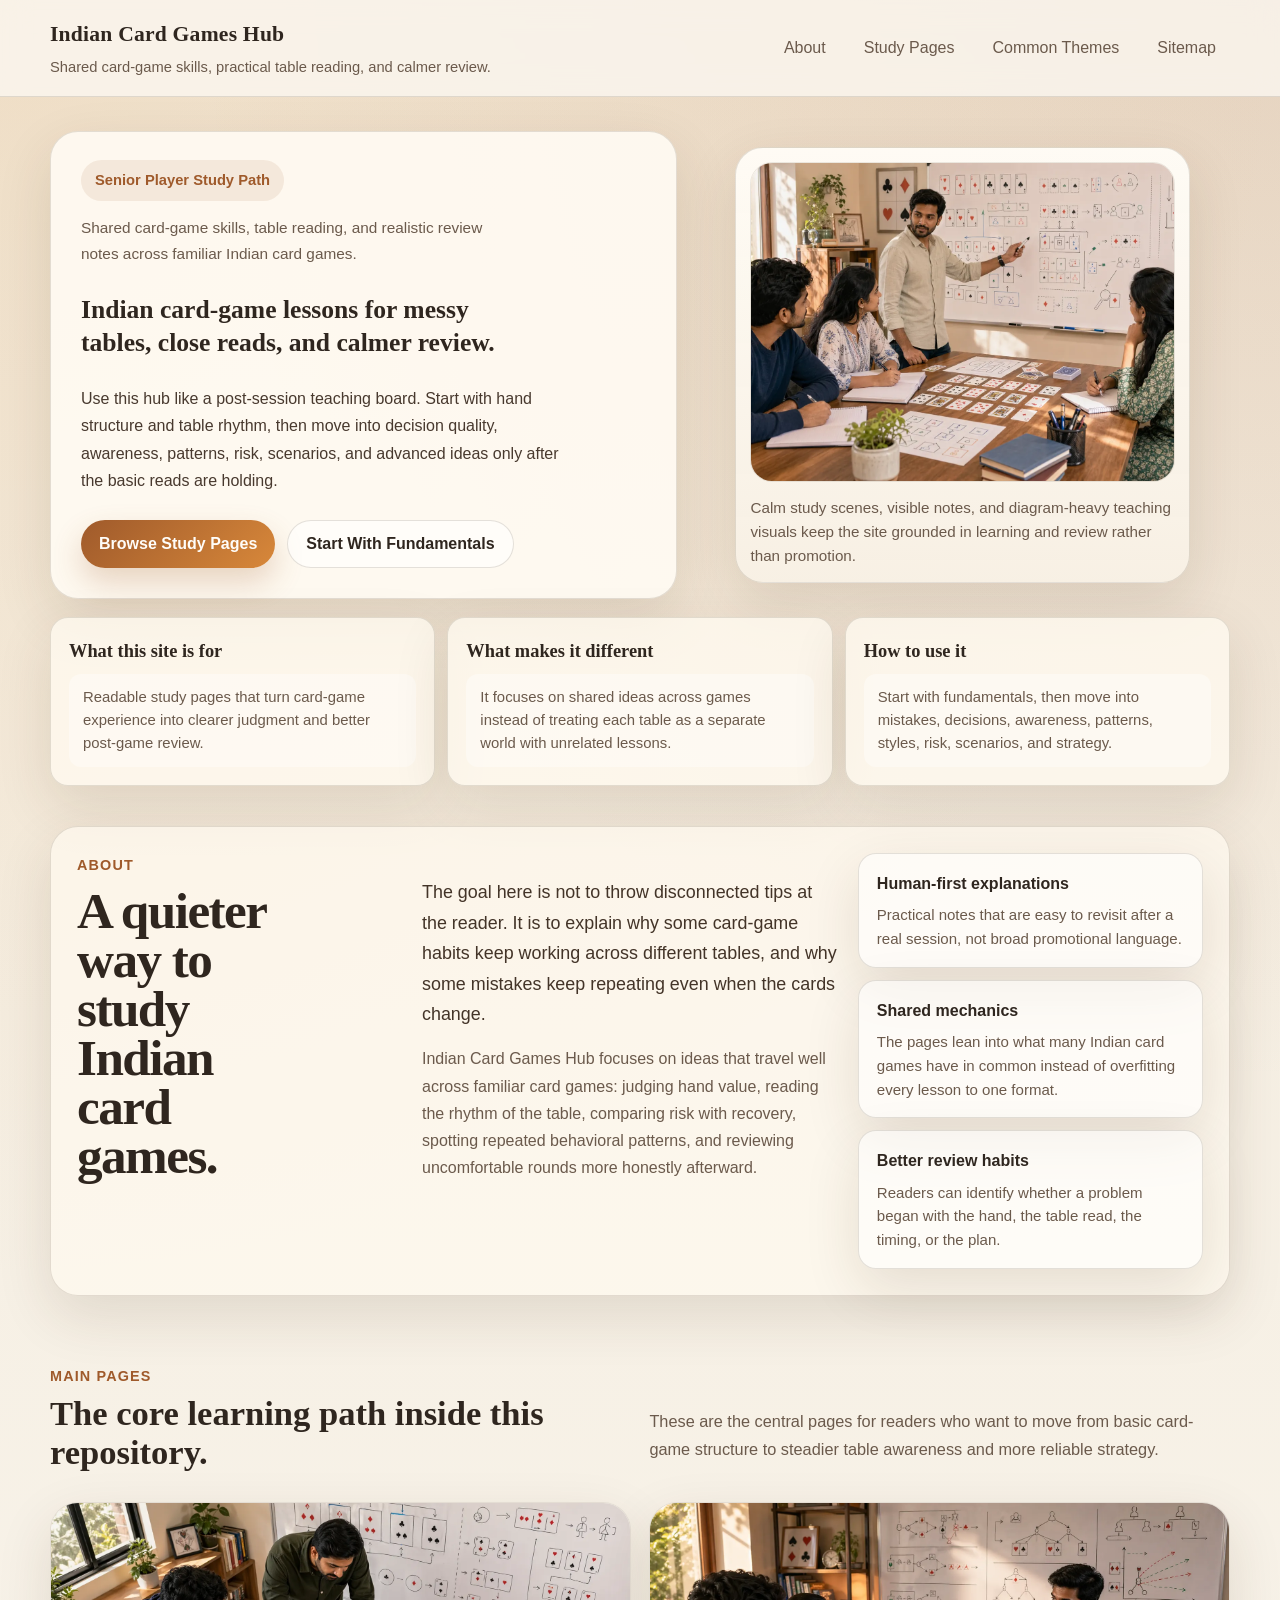
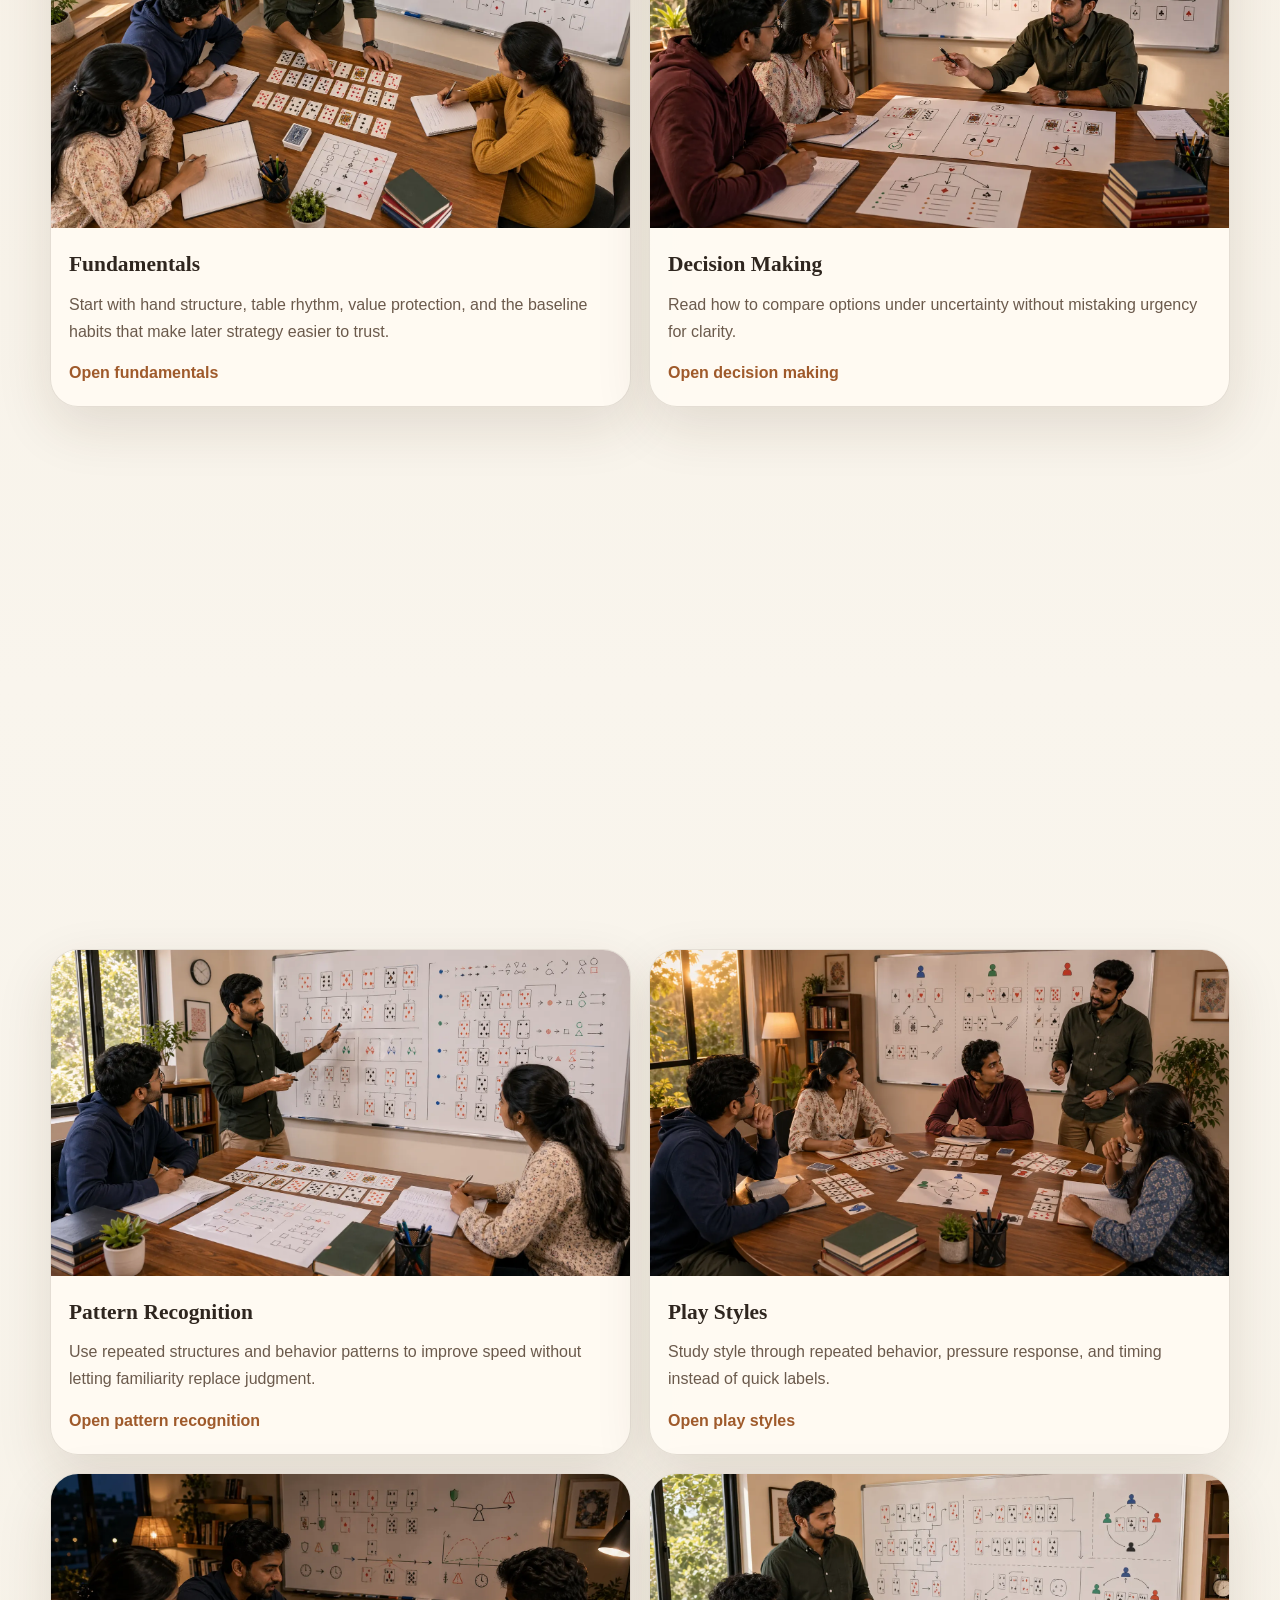
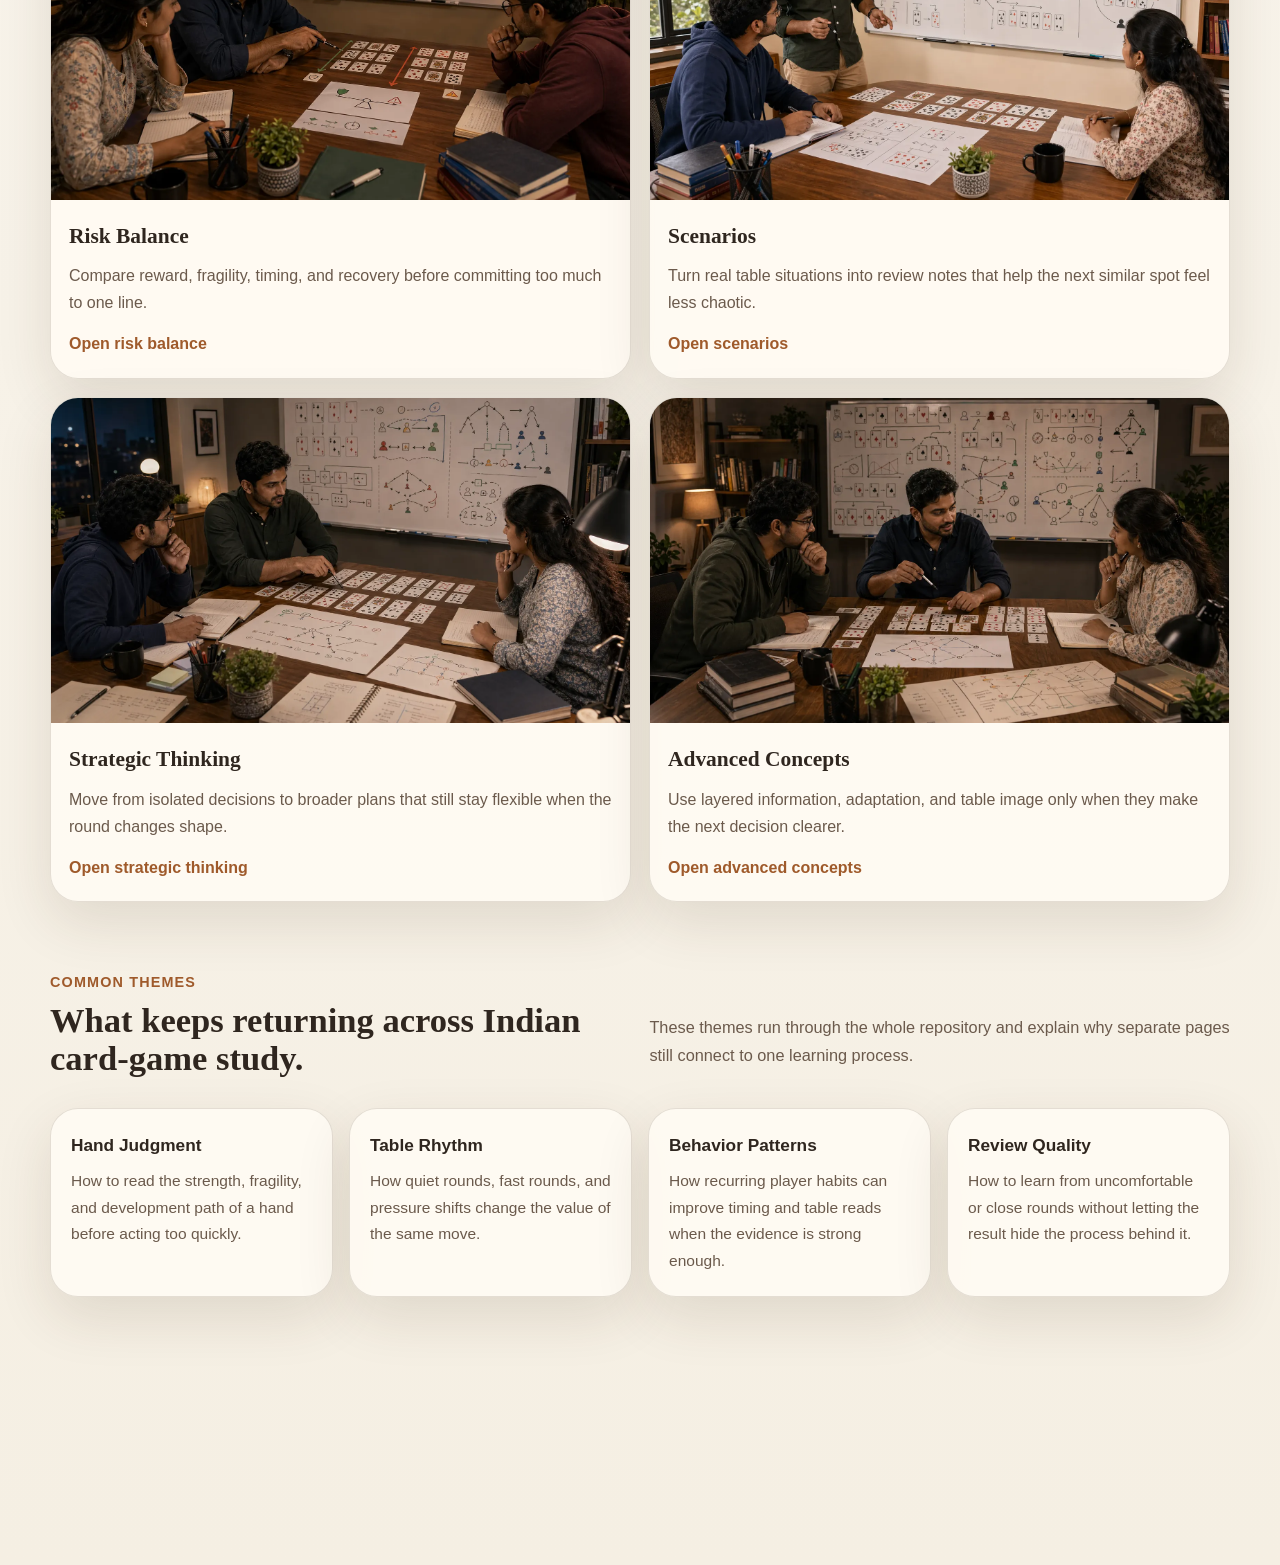
<file: index.html>
<!DOCTYPE html>
<html lang="en">
<head>
  <meta charset="UTF-8" />
  <meta name="viewport" content="width=device-width, initial-scale=1.0" />
  <title>Indian Card Games Hub | Senior Player Study Notes</title>
  <meta
    name="description"
    content="Indian Card Games Hub is a senior-player teaching path for studying Indian card games through fundamentals, decisions, table awareness, risk, scenarios, and review."
  />
  <link rel="stylesheet" href="./assets/css/index.css" />
</head>
<body>
  <header class="topbar">
    <div class="container topbar-inner">
      <div class="brand-block">
        <div class="brand">Indian Card Games Hub</div>
        <div class="brand-note">Shared card-game skills, practical table reading, and calmer review.</div>
      </div>
      <nav class="nav-links">
        <a href="#about">About</a>
        <a href="#pages">Study Pages</a>
        <a href="#themes">Common Themes</a>
        <a href="./sitemap.xml">Sitemap</a>
      </nav>
    </div>
  </header>

  <section class="hero">
    <div class="container hero-shell reveal">
      <div class="hero-main">
        <div class="hero-story">
          <div class="hero-story-top">
            <span class="hero-tag">Senior Player Study Path</span>
            <p class="hero-intro">Shared card-game skills, table reading, and realistic review notes across familiar Indian card games.</p>
          </div>
          <h1>Indian card-game lessons for messy tables, close reads, and calmer review.</h1>
          <p class="hero-summary">
            Use this hub like a post-session teaching board. Start with hand structure and table rhythm,
            then move into decision quality, awareness, patterns, risk, scenarios, and advanced ideas only
            after the basic reads are holding.
          </p>
          <div class="hero-actions">
            <a class="cta-btn" href="#pages">Browse Study Pages</a>
            <a class="ghost-btn" href="./fundamentals.html">Start With Fundamentals</a>
          </div>
        </div>

        <figure class="hero-frame">
          <div class="hero-frame-media">
            <img
              src="./assets/images/overview.webp"
              alt="South Asian instructor and learners studying Indian card-game ideas around a wooden table with cards, notebooks, and a whiteboard"
            />
          </div>
          <figcaption class="hero-frame-caption">
            Calm study scenes, visible notes, and diagram-heavy teaching visuals keep the site grounded in
            learning and review rather than promotion.
          </figcaption>
        </figure>
      </div>

      <div class="hero-rail">
        <div class="hero-rail-card">
          <strong>What this site is for</strong>
          <p>Readable study pages that turn card-game experience into clearer judgment and better post-game review.</p>
        </div>
        <div class="hero-rail-card">
          <strong>What makes it different</strong>
          <p>It focuses on shared ideas across games instead of treating each table as a separate world with unrelated lessons.</p>
        </div>
        <div class="hero-rail-card">
          <strong>How to use it</strong>
          <p>Start with fundamentals, then move into mistakes, decisions, awareness, patterns, styles, risk, scenarios, and strategy.</p>
        </div>
      </div>
    </div>
  </section>

  <section class="section" id="about">
    <div class="container">
      <div class="about-panel reveal">
        <div class="about-label">
          <span class="section-kicker">About</span>
          <h2>A quieter way to study Indian card games.</h2>
        </div>

        <div class="about-copy">
          <p class="about-lead">
            The goal here is not to throw disconnected tips at the reader. It is to explain why some card-game
            habits keep working across different tables, and why some mistakes keep repeating even when the cards change.
          </p>
          <p>
            Indian Card Games Hub focuses on ideas that travel well across familiar card games: judging hand value,
            reading the rhythm of the table, comparing risk with recovery, spotting repeated behavioral patterns,
            and reviewing uncomfortable rounds more honestly afterward.
          </p>
        </div>

        <div class="about-method">
          <div class="about-method-card">
            <strong>Human-first explanations</strong>
            <p>Practical notes that are easy to revisit after a real session, not broad promotional language.</p>
          </div>
          <div class="about-method-card">
            <strong>Shared mechanics</strong>
            <p>The pages lean into what many Indian card games have in common instead of overfitting every lesson to one format.</p>
          </div>
          <div class="about-method-card">
            <strong>Better review habits</strong>
            <p>Readers can identify whether a problem began with the hand, the table read, the timing, or the plan.</p>
          </div>
        </div>
      </div>
    </div>
  </section>

  <section class="section" id="pages">
    <div class="container">
      <div class="section-head reveal">
        <div>
          <div class="section-kicker">Main Pages</div>
          <h2>The core learning path inside this repository.</h2>
        </div>
        <p class="section-desc">
          These are the central pages for readers who want to move from basic card-game structure to steadier
          table awareness and more reliable strategy.
        </p>
      </div>

      <div class="pages-grid">
        <a class="page-card reveal" href="./fundamentals.html">
          <img src="./assets/images/fundamentals.webp" alt="Learners studying the fundamentals of Indian card games with cards and notebooks on a wooden table" />
          <div class="page-card-body">
            <h3>Fundamentals</h3>
            <p>Start with hand structure, table rhythm, value protection, and the baseline habits that make later strategy easier to trust.</p>
            <span class="page-link">Open fundamentals</span>
          </div>
        </a>

        <a class="page-card reveal" href="./decision-making.html">
          <img src="./assets/images/decision-making.webp" alt="Instructor and learners comparing decision paths in an Indian card-game study session" />
          <div class="page-card-body">
            <h3>Decision Making</h3>
            <p>Read how to compare options under uncertainty without mistaking urgency for clarity.</p>
            <span class="page-link">Open decision making</span>
          </div>
        </a>

        <a class="page-card reveal" href="./common-mistakes.html">
          <img src="./assets/images/common-mistakes.webp" alt="South Asian learners reviewing common mistakes in card games with corrected card layouts and notes" />
          <div class="page-card-body">
            <h3>Common Mistakes</h3>
            <p>See the repeated errors that quietly cost value across many card tables and why they are easy to miss in live play.</p>
            <span class="page-link">Open common mistakes</span>
          </div>
        </a>

        <a class="page-card reveal" href="./game-awareness.html">
          <img src="./assets/images/game-awareness.webp" alt="Study scene focused on game awareness in Indian card games with table layout diagrams on a whiteboard" />
          <div class="page-card-body">
            <h3>Game Awareness</h3>
            <p>Learn how to widen the frame beyond your own hand and notice where the table is actually moving.</p>
            <span class="page-link">Open game awareness</span>
          </div>
        </a>

        <a class="page-card reveal" href="./pattern-recognition.html">
          <img src="./assets/images/pattern-recognition.webp" alt="Educational workshop on pattern recognition in Indian card games with grouped card examples and diagrams" />
          <div class="page-card-body">
            <h3>Pattern Recognition</h3>
            <p>Use repeated structures and behavior patterns to improve speed without letting familiarity replace judgment.</p>
            <span class="page-link">Open pattern recognition</span>
          </div>
        </a>

        <a class="page-card reveal" href="./play-styles.html">
          <img src="./assets/images/play-styles.webp" alt="Study scene comparing play styles in Indian card games with notes and table diagrams" />
          <div class="page-card-body">
            <h3>Play Styles</h3>
            <p>Study style through repeated behavior, pressure response, and timing instead of quick labels.</p>
            <span class="page-link">Open play styles</span>
          </div>
        </a>

        <a class="page-card reveal" href="./risk-balance.html">
          <img src="./assets/images/risk-balance.webp" alt="Educational risk balance scene for Indian card games with notes and calm analysis" />
          <div class="page-card-body">
            <h3>Risk Balance</h3>
            <p>Compare reward, fragility, timing, and recovery before committing too much to one line.</p>
            <span class="page-link">Open risk balance</span>
          </div>
        </a>

        <a class="page-card reveal" href="./scenarios.html">
          <img src="./assets/images/scenarios.webp" alt="Scenario study scene for Indian card games with cards, notes, and a whiteboard" />
          <div class="page-card-body">
            <h3>Scenarios</h3>
            <p>Turn real table situations into review notes that help the next similar spot feel less chaotic.</p>
            <span class="page-link">Open scenarios</span>
          </div>
        </a>

        <a class="page-card reveal" href="./strategic-thinking.html">
          <img src="./assets/images/strategic-thinking.webp" alt="Night planning session about strategic thinking in Indian card games with future-round diagrams on a whiteboard" />
          <div class="page-card-body">
            <h3>Strategic Thinking</h3>
            <p>Move from isolated decisions to broader plans that still stay flexible when the round changes shape.</p>
            <span class="page-link">Open strategic thinking</span>
          </div>
        </a>

        <a class="page-card reveal" href="./advanced-concepts.html">
          <img src="./assets/images/advanced-concepts.webp" alt="Advanced concepts study scene for Indian card games with layered notes and diagrams" />
          <div class="page-card-body">
            <h3>Advanced Concepts</h3>
            <p>Use layered information, adaptation, and table image only when they make the next decision clearer.</p>
            <span class="page-link">Open advanced concepts</span>
          </div>
        </a>
      </div>
    </div>
  </section>

  <section class="section" id="themes">
    <div class="container">
      <div class="section-head reveal">
        <div>
          <div class="section-kicker">Common Themes</div>
          <h2>What keeps returning across Indian card-game study.</h2>
        </div>
        <p class="section-desc">
          These themes run through the whole repository and explain why separate pages still connect to one learning process.
        </p>
      </div>

      <div class="themes-grid">
        <div class="theme-card reveal">
          <h3>Hand Judgment</h3>
          <p>How to read the strength, fragility, and development path of a hand before acting too quickly.</p>
        </div>
        <div class="theme-card reveal">
          <h3>Table Rhythm</h3>
          <p>How quiet rounds, fast rounds, and pressure shifts change the value of the same move.</p>
        </div>
        <div class="theme-card reveal">
          <h3>Behavior Patterns</h3>
          <p>How recurring player habits can improve timing and table reads when the evidence is strong enough.</p>
        </div>
        <div class="theme-card reveal">
          <h3>Review Quality</h3>
          <p>How to learn from uncomfortable or close rounds without letting the result hide the process behind it.</p>
        </div>
      </div>
    </div>
  </section>

  <footer class="footer">
    <div class="container">
      <div class="footer-panel reveal">
        <div>
          Indian Card Games Hub is an educational repository for shared card-game learning. It is written to be calm,
          readable, and practical for readers who want stronger table judgment instead of louder advice.
        </div>
        <div class="footer-links">
          <a href="./risk-balance.html">Risk Balance</a>
          <a href="./scenarios.html">Scenarios</a>
          <a href="./play-styles.html">Play Styles</a>
          <a href="./advanced-concepts.html">Advanced Concepts</a>
        </div>
      </div>
    </div>
  </footer>

  <script src="./assets/js/index.js"></script>
</body>
</html>
</file>
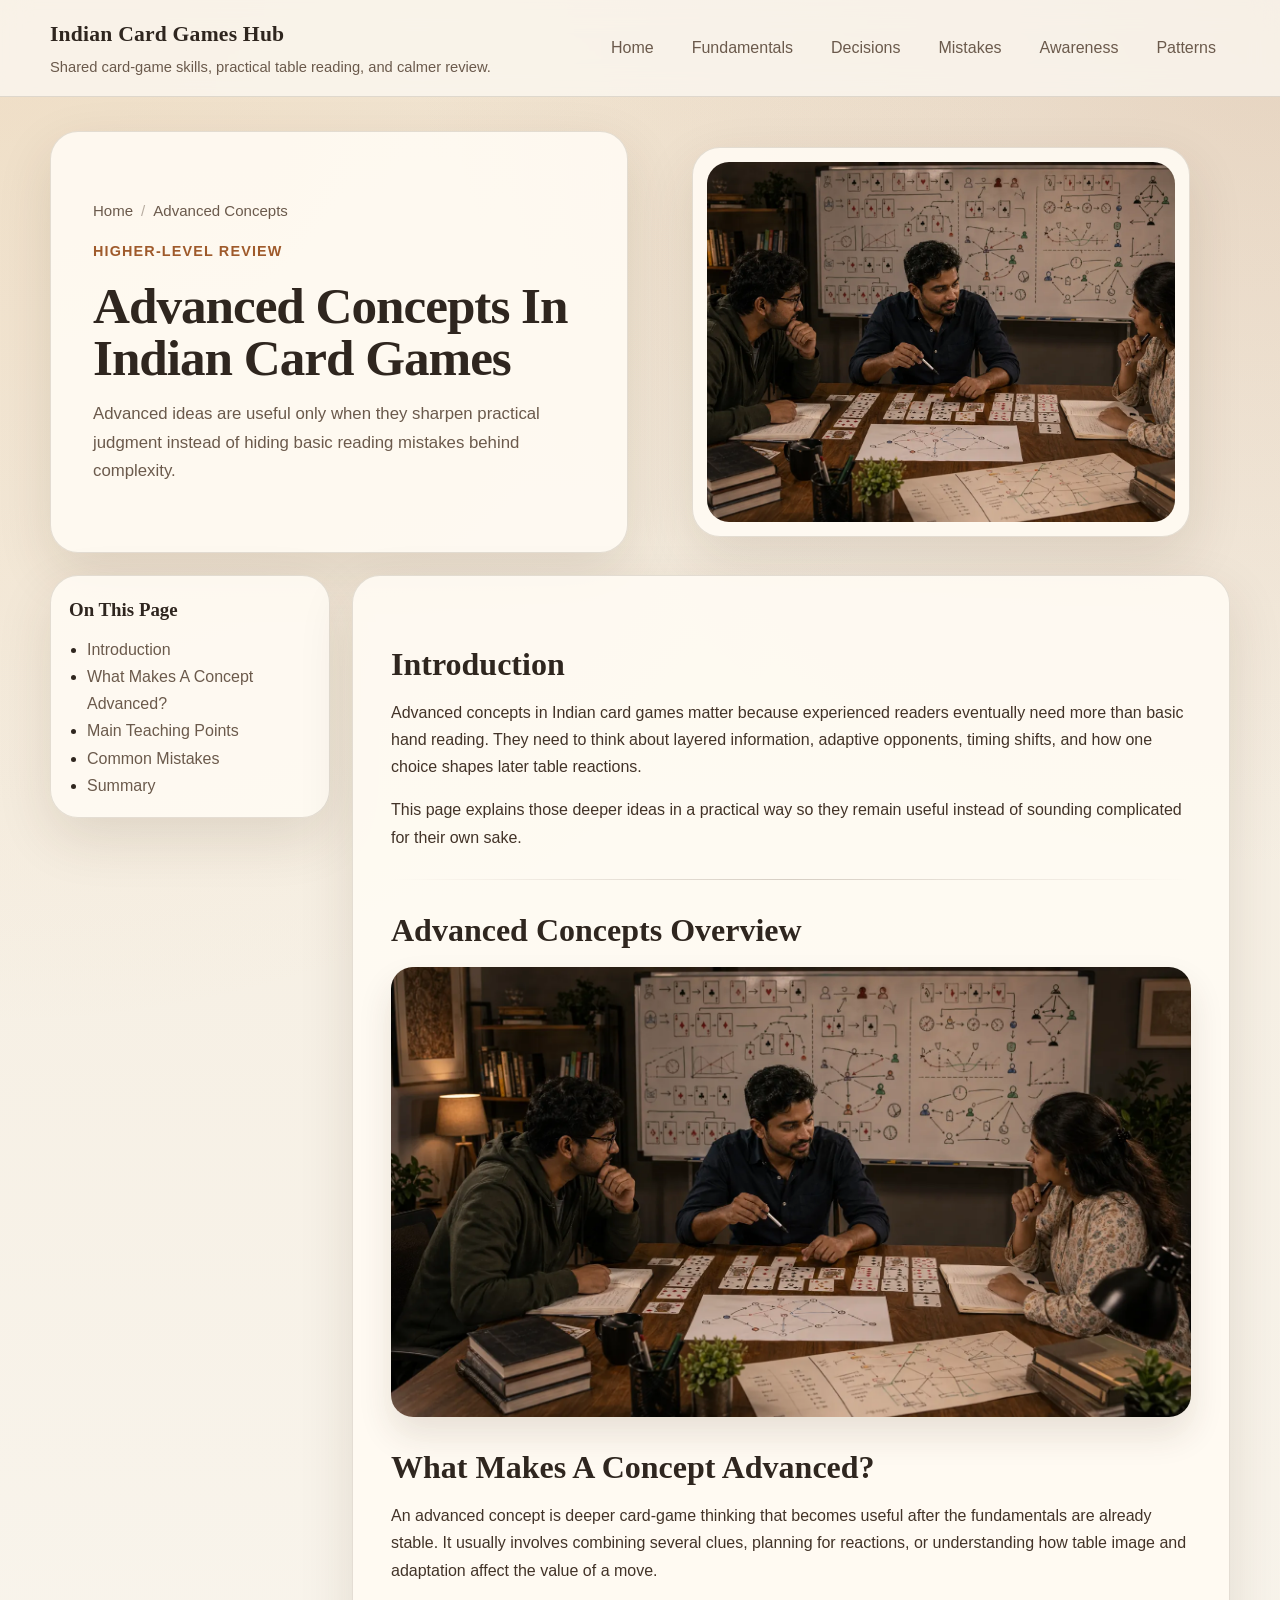
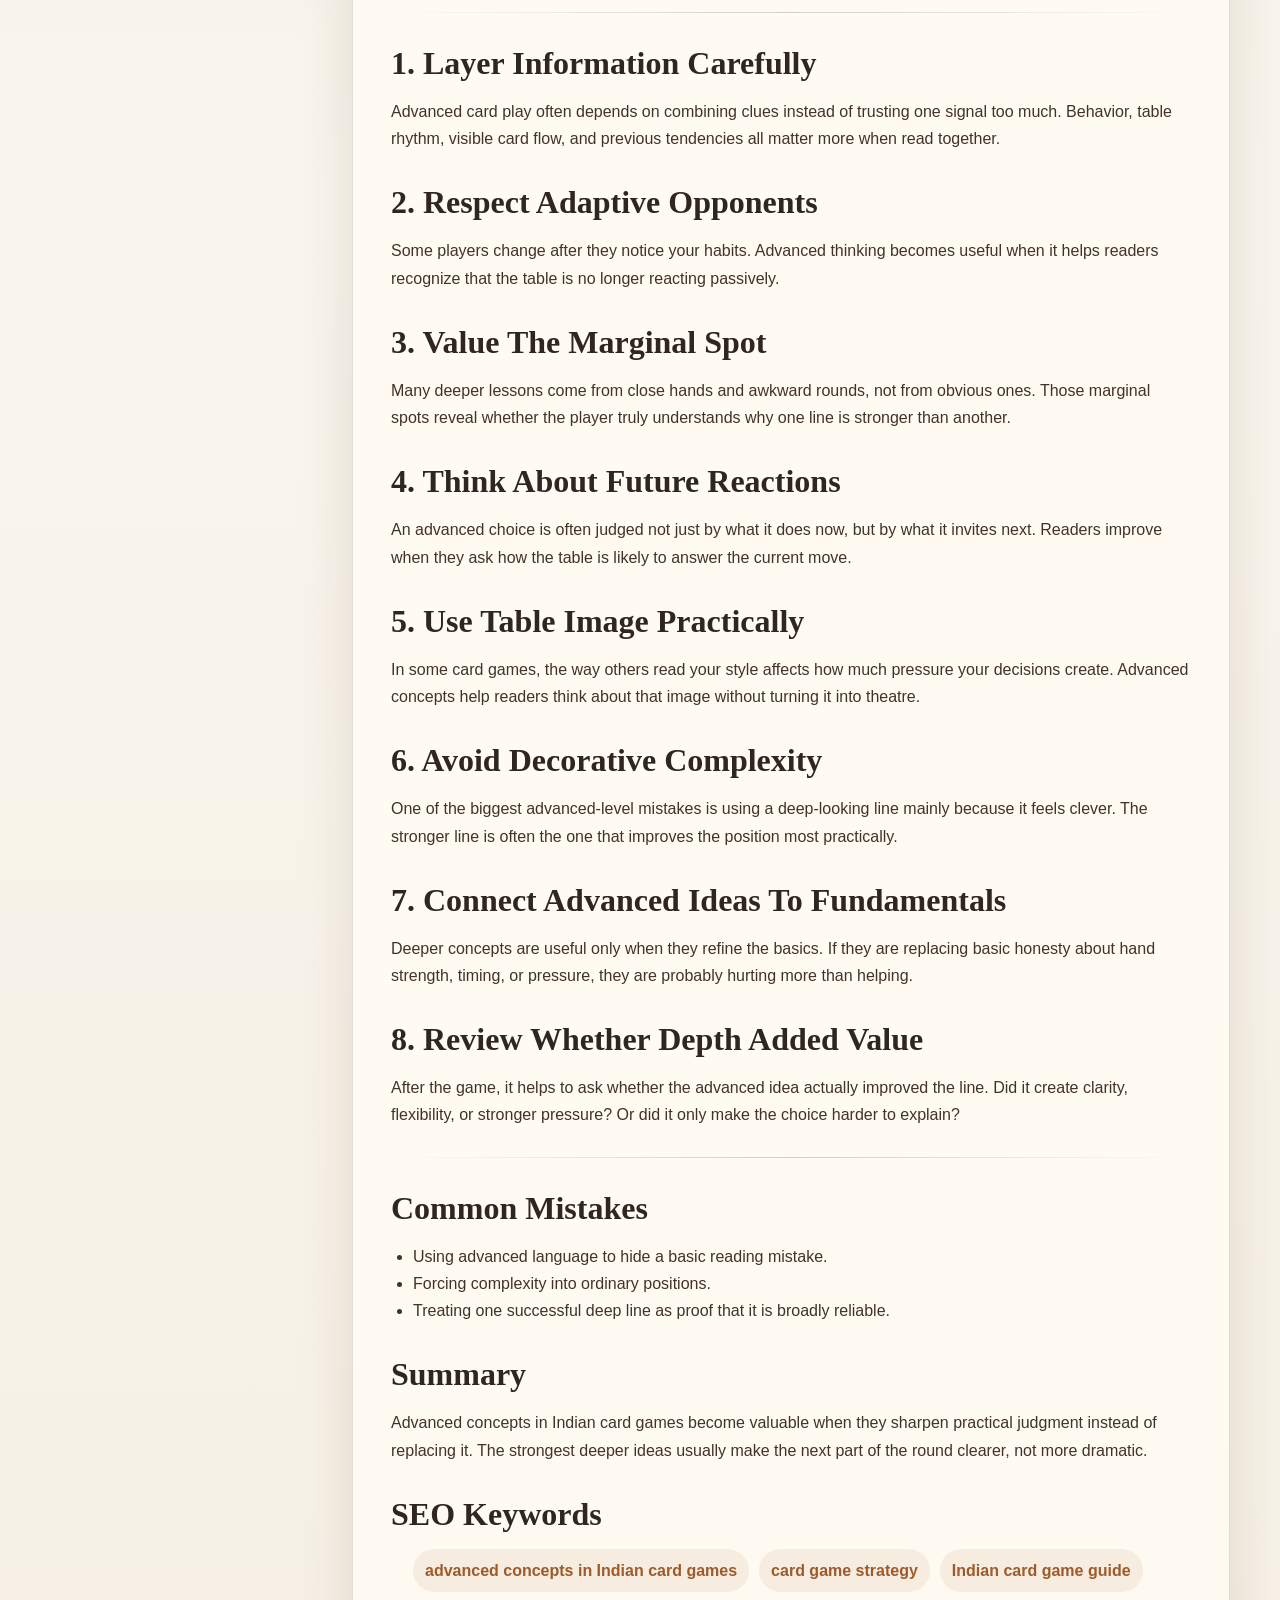
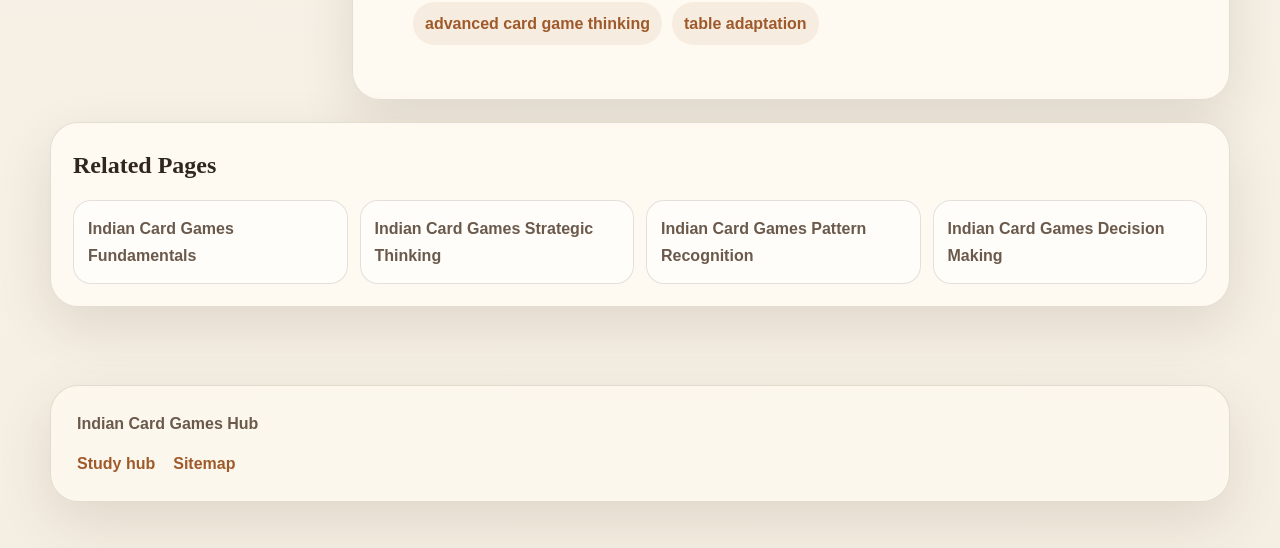
<file: advanced-concepts.html>
<!DOCTYPE html>
<html lang="en">
<head><meta charset="UTF-8" /><meta name="viewport" content="width=device-width, initial-scale=1.0" /><title>Advanced Concepts In Indian Card Games</title><meta name="description" content="A practical guide to advanced concepts in Indian card games, including layered information, adaptive opponents, marginal spots, table image, and review." /><link rel="stylesheet" href="./assets/css/index.css" /></head>
<body>
  <header class="topbar"><div class="container topbar-inner"><div class="brand-block"><a class="brand" href="./index.html">Indian Card Games Hub</a><div class="brand-note">Shared card-game skills, practical table reading, and calmer review.</div></div><nav class="nav-links"><a href="./index.html">Home</a><a href="./fundamentals.html">Fundamentals</a><a href="./decision-making.html">Decisions</a><a href="./common-mistakes.html">Mistakes</a><a href="./game-awareness.html">Awareness</a><a href="./pattern-recognition.html">Patterns</a></nav></div></header>
  <main class="article-shell"><div class="container">
    <section class="article-hero reveal"><div class="article-hero-copy"><nav class="breadcrumbs"><a href="./index.html">Home</a><span>Advanced Concepts</span></nav><span class="section-kicker">Higher-Level Review</span><h1>Advanced Concepts In Indian Card Games</h1><p>Advanced ideas are useful only when they sharpen practical judgment instead of hiding basic reading mistakes behind complexity.</p></div><figure class="article-hero-visual"><img src="./assets/images/advanced-concepts.webp" alt="Indian Card Games Hub advanced concepts illustration in a calm educational workspace" /></figure></section>
    <section class="article-layout"><aside class="toc-card reveal"><strong>On This Page</strong><ul><li><a href="#intro">Introduction</a></li><li><a href="#what">What Makes A Concept Advanced?</a></li><li><a href="#sections">Main Teaching Points</a></li><li><a href="#mistakes">Common Mistakes</a></li><li><a href="#summary">Summary</a></li></ul></aside><article class="article-card reveal">
      <h2 id="intro">Introduction</h2><p>Advanced concepts in Indian card games matter because experienced readers eventually need more than basic hand reading. They need to think about layered information, adaptive opponents, timing shifts, and how one choice shapes later table reactions.</p><p>This page explains those deeper ideas in a practical way so they remain useful instead of sounding complicated for their own sake.</p><hr class="divider" />
      <h2>Advanced Concepts Overview</h2><figure class="feature-image"><img src="./assets/images/advanced-concepts.webp" alt="Indian Card Games Hub advanced concepts illustration in a calm educational workspace" /></figure>
      <h2 id="what">What Makes A Concept Advanced?</h2><p>An advanced concept is deeper card-game thinking that becomes useful after the fundamentals are already stable. It usually involves combining several clues, planning for reactions, or understanding how table image and adaptation affect the value of a move.</p><hr class="divider" />
      <h2 id="sections">1. Layer Information Carefully</h2><p>Advanced card play often depends on combining clues instead of trusting one signal too much. Behavior, table rhythm, visible card flow, and previous tendencies all matter more when read together.</p>
      <h2>2. Respect Adaptive Opponents</h2><p>Some players change after they notice your habits. Advanced thinking becomes useful when it helps readers recognize that the table is no longer reacting passively.</p>
      <h2>3. Value The Marginal Spot</h2><p>Many deeper lessons come from close hands and awkward rounds, not from obvious ones. Those marginal spots reveal whether the player truly understands why one line is stronger than another.</p>
      <h2>4. Think About Future Reactions</h2><p>An advanced choice is often judged not just by what it does now, but by what it invites next. Readers improve when they ask how the table is likely to answer the current move.</p>
      <h2>5. Use Table Image Practically</h2><p>In some card games, the way others read your style affects how much pressure your decisions create. Advanced concepts help readers think about that image without turning it into theatre.</p>
      <h2>6. Avoid Decorative Complexity</h2><p>One of the biggest advanced-level mistakes is using a deep-looking line mainly because it feels clever. The stronger line is often the one that improves the position most practically.</p>
      <h2>7. Connect Advanced Ideas To Fundamentals</h2><p>Deeper concepts are useful only when they refine the basics. If they are replacing basic honesty about hand strength, timing, or pressure, they are probably hurting more than helping.</p>
      <h2>8. Review Whether Depth Added Value</h2><p>After the game, it helps to ask whether the advanced idea actually improved the line. Did it create clarity, flexibility, or stronger pressure? Or did it only make the choice harder to explain?</p>
      <hr class="divider" /><h2 id="mistakes">Common Mistakes</h2><ul><li>Using advanced language to hide a basic reading mistake.</li><li>Forcing complexity into ordinary positions.</li><li>Treating one successful deep line as proof that it is broadly reliable.</li></ul>
      <h2 id="summary">Summary</h2><p>Advanced concepts in Indian card games become valuable when they sharpen practical judgment instead of replacing it. The strongest deeper ideas usually make the next part of the round clearer, not more dramatic.</p>
      <h2>SEO Keywords</h2><ul class="keyword-list"><li>advanced concepts in Indian card games</li><li>card game strategy</li><li>Indian card game guide</li><li>advanced card game thinking</li><li>table adaptation</li></ul>
    </article></section>
    <section class="related-panel reveal"><h2>Related Pages</h2><div class="related-list"><a href="./fundamentals.html">Indian Card Games Fundamentals</a><a href="./strategic-thinking.html">Indian Card Games Strategic Thinking</a><a href="./pattern-recognition.html">Indian Card Games Pattern Recognition</a><a href="./decision-making.html">Indian Card Games Decision Making</a></div></section>
  </div></main><footer class="footer"><div class="container footer-panel"><strong>Indian Card Games Hub</strong><div class="footer-links"><a href="./index.html">Study hub</a><a href="./sitemap.xml">Sitemap</a></div></div></footer><script src="./assets/js/index.js"></script>
</body></html>
</file>
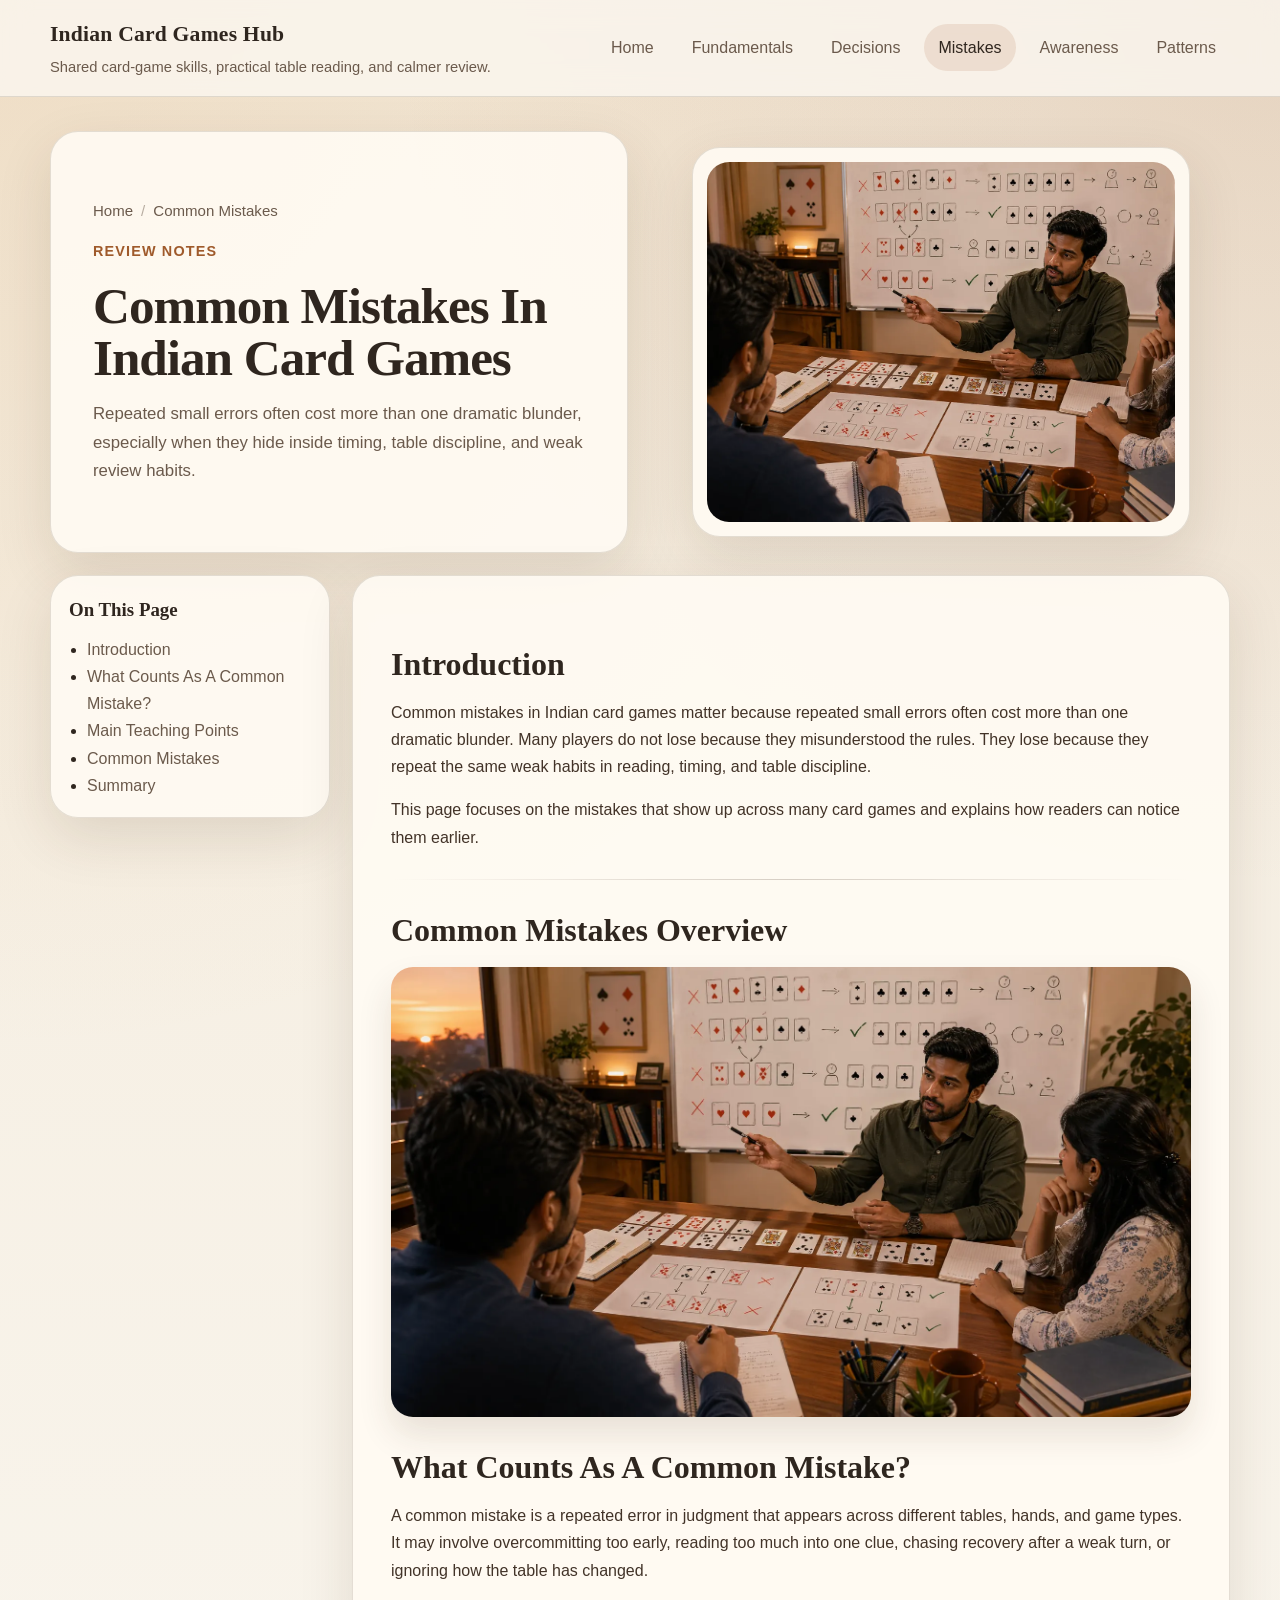
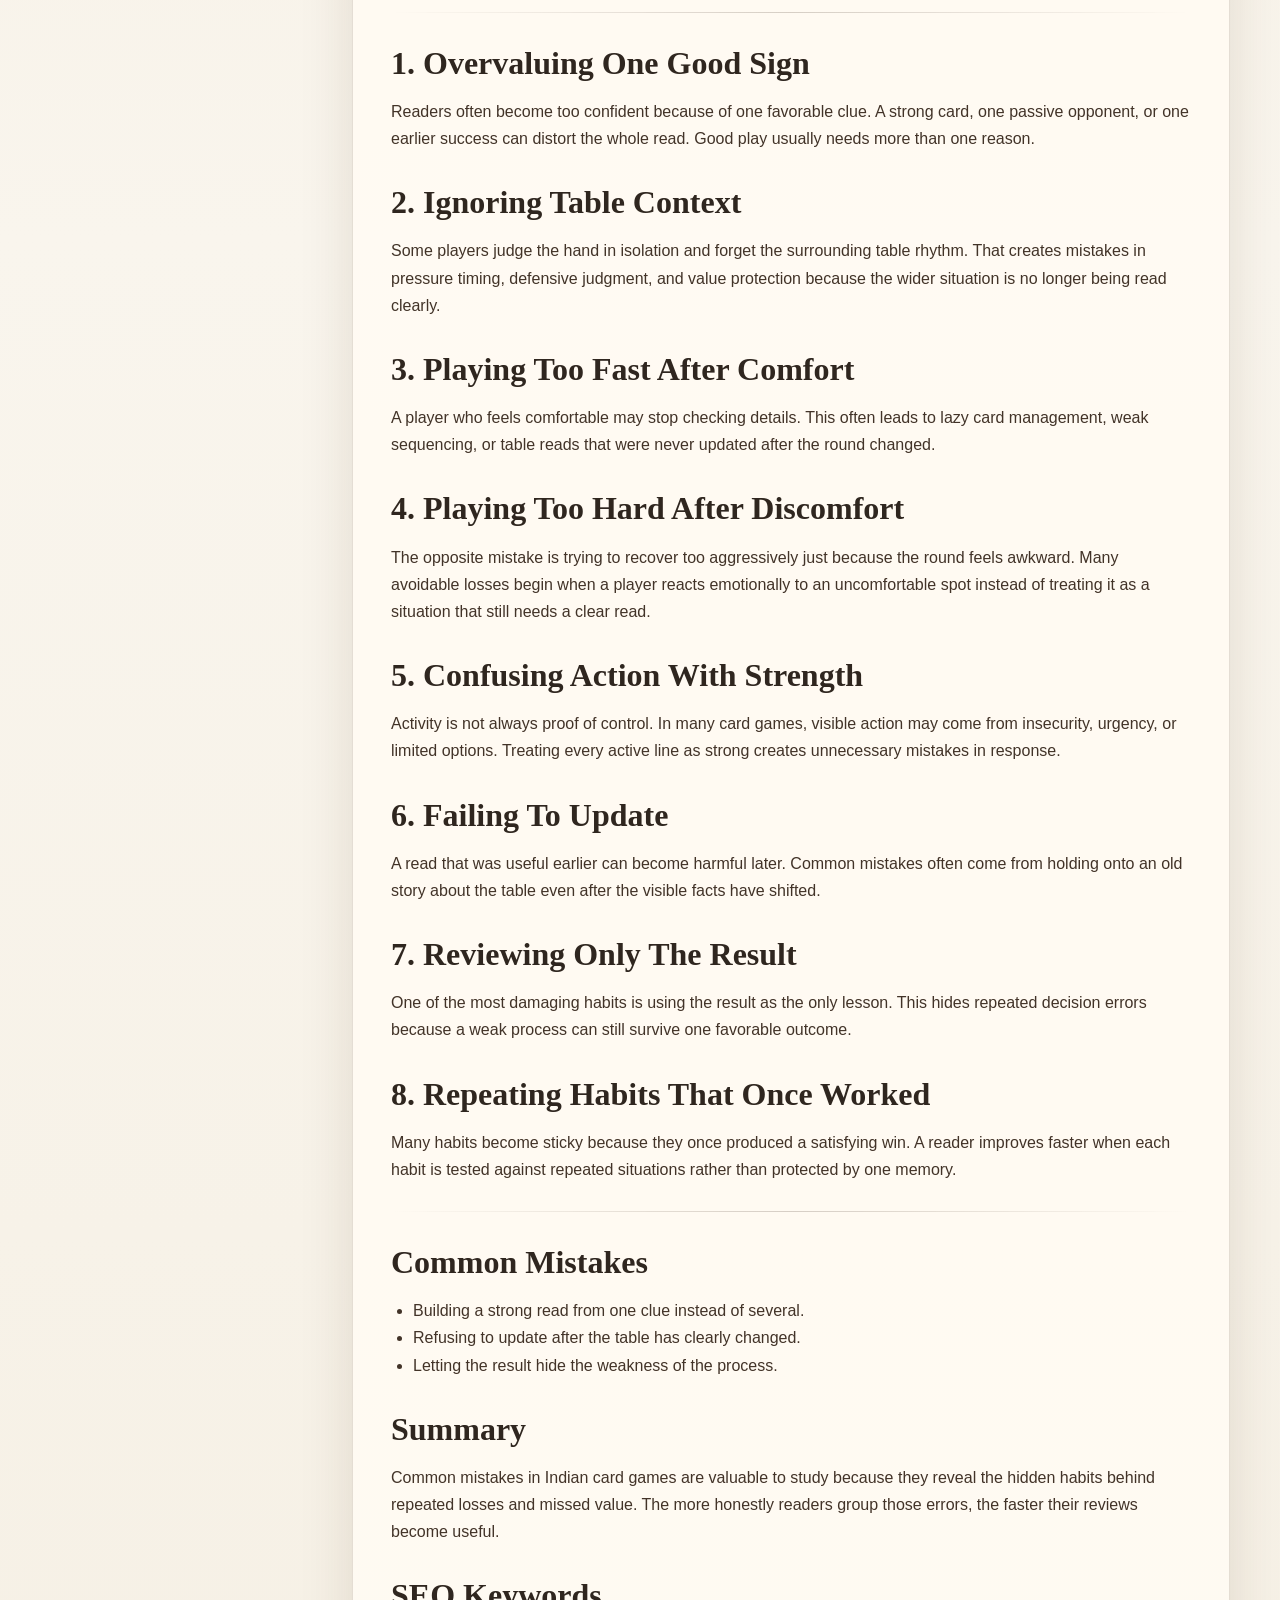
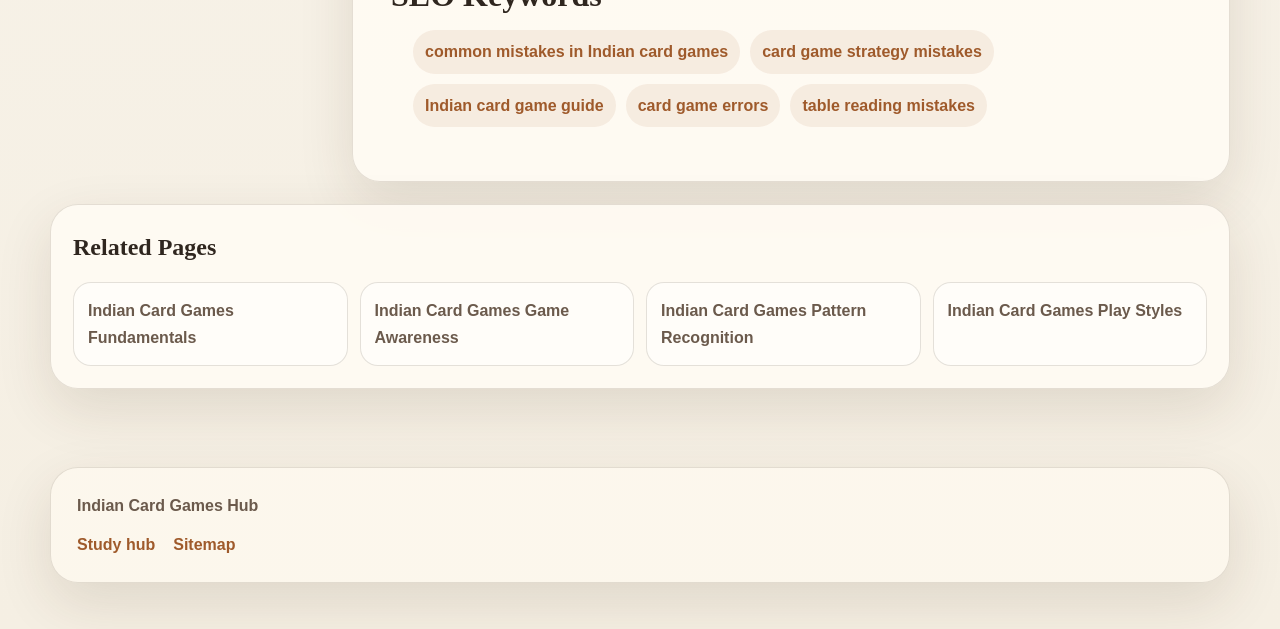
<file: common-mistakes.html>
<!DOCTYPE html>
<html lang="en">
<head>
  <meta charset="UTF-8" />
  <meta name="viewport" content="width=device-width, initial-scale=1.0" />
  <title>Common Mistakes In Indian Card Games</title>
  <meta name="description" content="A senior-player review guide to common mistakes in Indian card games, including weak reads, poor timing, emotional recovery, and result-only review." />
  <link rel="stylesheet" href="./assets/css/index.css" />
</head>
<body>
  <header class="topbar"><div class="container topbar-inner"><div class="brand-block"><a class="brand" href="./index.html">Indian Card Games Hub</a><div class="brand-note">Shared card-game skills, practical table reading, and calmer review.</div></div><nav class="nav-links"><a href="./index.html">Home</a><a href="./fundamentals.html">Fundamentals</a><a href="./decision-making.html">Decisions</a><a class="active" href="./common-mistakes.html">Mistakes</a><a href="./game-awareness.html">Awareness</a><a href="./pattern-recognition.html">Patterns</a></nav></div></header>
  <main class="article-shell"><div class="container">
    <section class="article-hero reveal"><div class="article-hero-copy"><nav class="breadcrumbs"><a href="./index.html">Home</a><span>Common Mistakes</span></nav><span class="section-kicker">Review Notes</span><h1>Common Mistakes In Indian Card Games</h1><p>Repeated small errors often cost more than one dramatic blunder, especially when they hide inside timing, table discipline, and weak review habits.</p></div><figure class="article-hero-visual"><img src="./assets/images/common-mistakes.webp" alt="Indian Card Games Hub common mistakes illustration in a calm educational workspace" /></figure></section>
    <section class="article-layout"><aside class="toc-card reveal"><strong>On This Page</strong><ul><li><a href="#intro">Introduction</a></li><li><a href="#what">What Counts As A Common Mistake?</a></li><li><a href="#sections">Main Teaching Points</a></li><li><a href="#mistakes">Common Mistakes</a></li><li><a href="#summary">Summary</a></li></ul></aside>
      <article class="article-card reveal">
        <h2 id="intro">Introduction</h2><p>Common mistakes in Indian card games matter because repeated small errors often cost more than one dramatic blunder. Many players do not lose because they misunderstood the rules. They lose because they repeat the same weak habits in reading, timing, and table discipline.</p><p>This page focuses on the mistakes that show up across many card games and explains how readers can notice them earlier.</p>
        <hr class="divider" /><h2>Common Mistakes Overview</h2><figure class="feature-image"><img src="./assets/images/common-mistakes.webp" alt="Indian Card Games Hub common mistakes illustration in a calm educational workspace" /></figure>
        <h2 id="what">What Counts As A Common Mistake?</h2><p>A common mistake is a repeated error in judgment that appears across different tables, hands, and game types. It may involve overcommitting too early, reading too much into one clue, chasing recovery after a weak turn, or ignoring how the table has changed.</p>
        <hr class="divider" /><h2 id="sections">1. Overvaluing One Good Sign</h2><p>Readers often become too confident because of one favorable clue. A strong card, one passive opponent, or one earlier success can distort the whole read. Good play usually needs more than one reason.</p>
        <h2>2. Ignoring Table Context</h2><p>Some players judge the hand in isolation and forget the surrounding table rhythm. That creates mistakes in pressure timing, defensive judgment, and value protection because the wider situation is no longer being read clearly.</p>
        <h2>3. Playing Too Fast After Comfort</h2><p>A player who feels comfortable may stop checking details. This often leads to lazy card management, weak sequencing, or table reads that were never updated after the round changed.</p>
        <h2>4. Playing Too Hard After Discomfort</h2><p>The opposite mistake is trying to recover too aggressively just because the round feels awkward. Many avoidable losses begin when a player reacts emotionally to an uncomfortable spot instead of treating it as a situation that still needs a clear read.</p>
        <h2>5. Confusing Action With Strength</h2><p>Activity is not always proof of control. In many card games, visible action may come from insecurity, urgency, or limited options. Treating every active line as strong creates unnecessary mistakes in response.</p>
        <h2>6. Failing To Update</h2><p>A read that was useful earlier can become harmful later. Common mistakes often come from holding onto an old story about the table even after the visible facts have shifted.</p>
        <h2>7. Reviewing Only The Result</h2><p>One of the most damaging habits is using the result as the only lesson. This hides repeated decision errors because a weak process can still survive one favorable outcome.</p>
        <h2>8. Repeating Habits That Once Worked</h2><p>Many habits become sticky because they once produced a satisfying win. A reader improves faster when each habit is tested against repeated situations rather than protected by one memory.</p>
        <hr class="divider" /><h2 id="mistakes">Common Mistakes</h2><ul><li>Building a strong read from one clue instead of several.</li><li>Refusing to update after the table has clearly changed.</li><li>Letting the result hide the weakness of the process.</li></ul>
        <h2 id="summary">Summary</h2><p>Common mistakes in Indian card games are valuable to study because they reveal the hidden habits behind repeated losses and missed value. The more honestly readers group those errors, the faster their reviews become useful.</p>
        <h2>SEO Keywords</h2><ul class="keyword-list"><li>common mistakes in Indian card games</li><li>card game strategy mistakes</li><li>Indian card game guide</li><li>card game errors</li><li>table reading mistakes</li></ul>
      </article></section>
    <section class="related-panel reveal"><h2>Related Pages</h2><div class="related-list"><a href="./fundamentals.html">Indian Card Games Fundamentals</a><a href="./game-awareness.html">Indian Card Games Game Awareness</a><a href="./pattern-recognition.html">Indian Card Games Pattern Recognition</a><a href="./play-styles.html">Indian Card Games Play Styles</a></div></section>
  </div></main><footer class="footer"><div class="container footer-panel"><strong>Indian Card Games Hub</strong><div class="footer-links"><a href="./index.html">Study hub</a><a href="./sitemap.xml">Sitemap</a></div></div></footer><script src="./assets/js/index.js"></script>
</body>
</html>
</file>
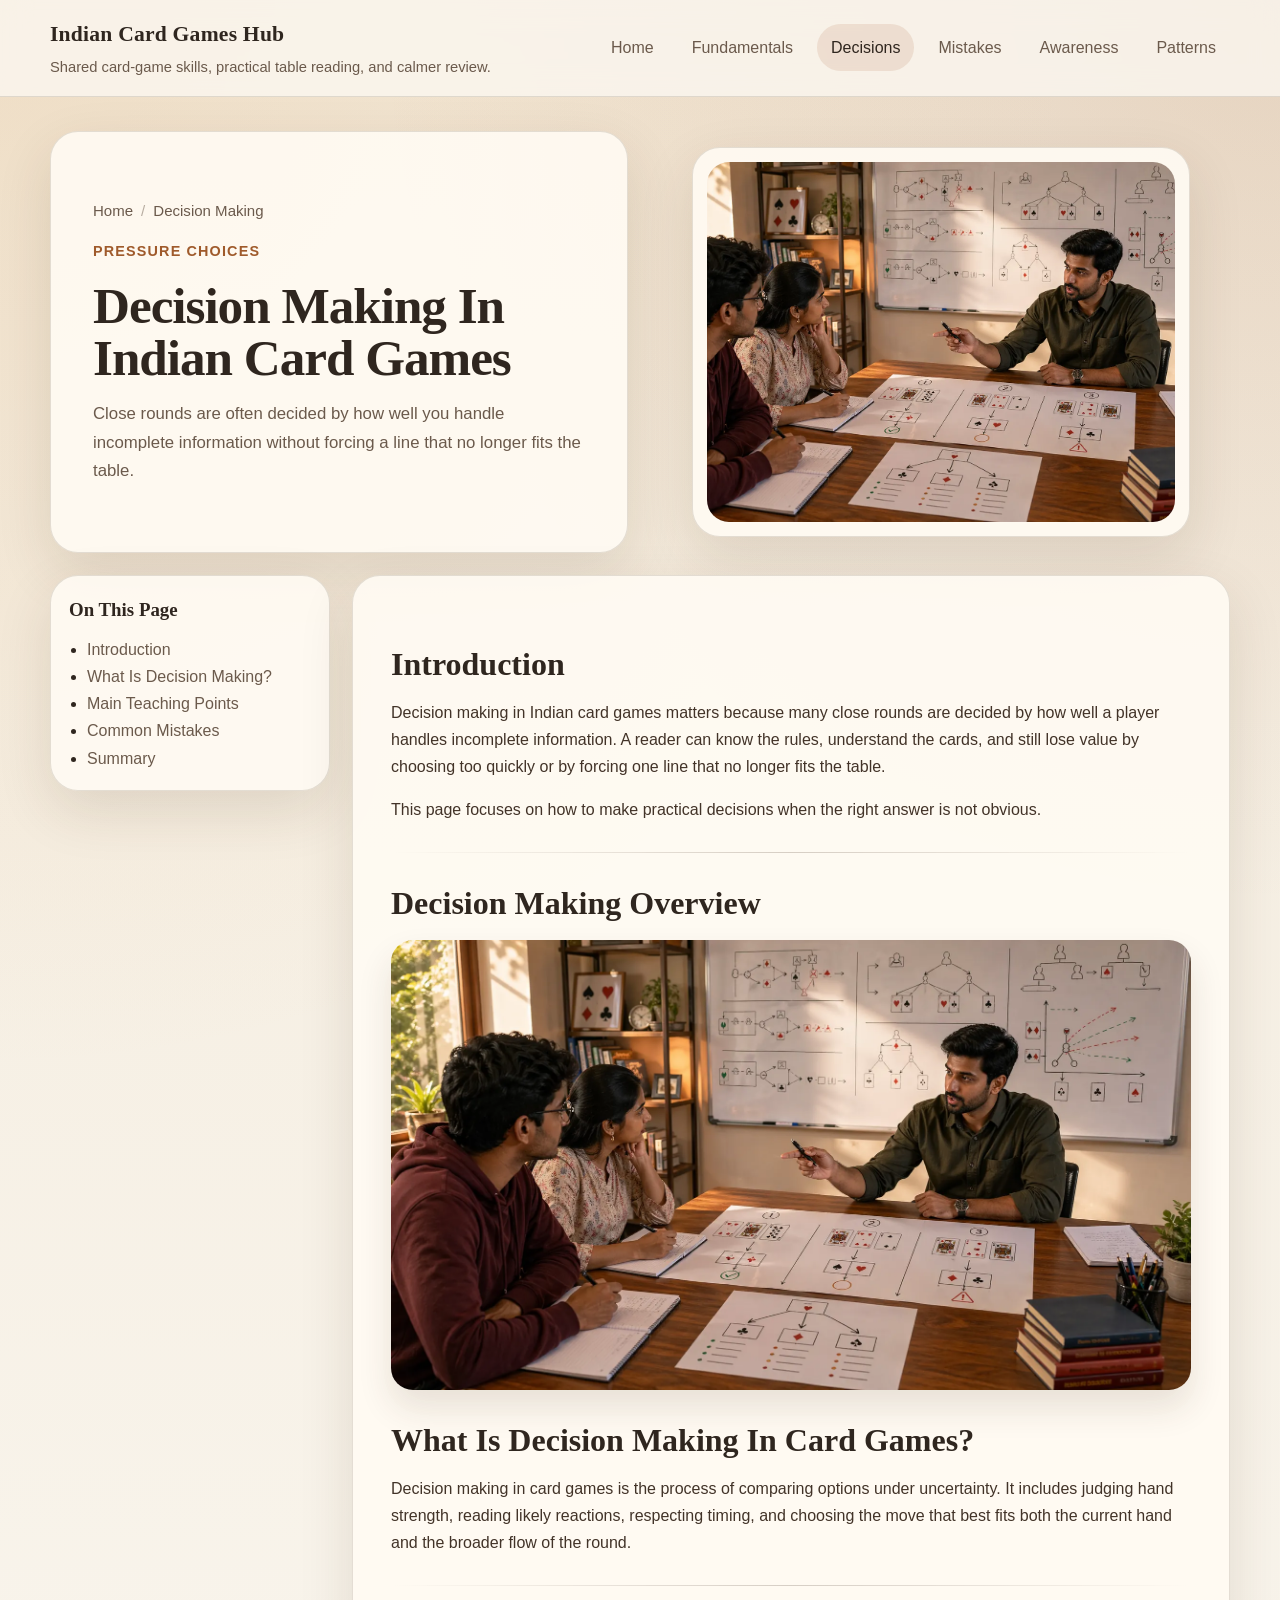
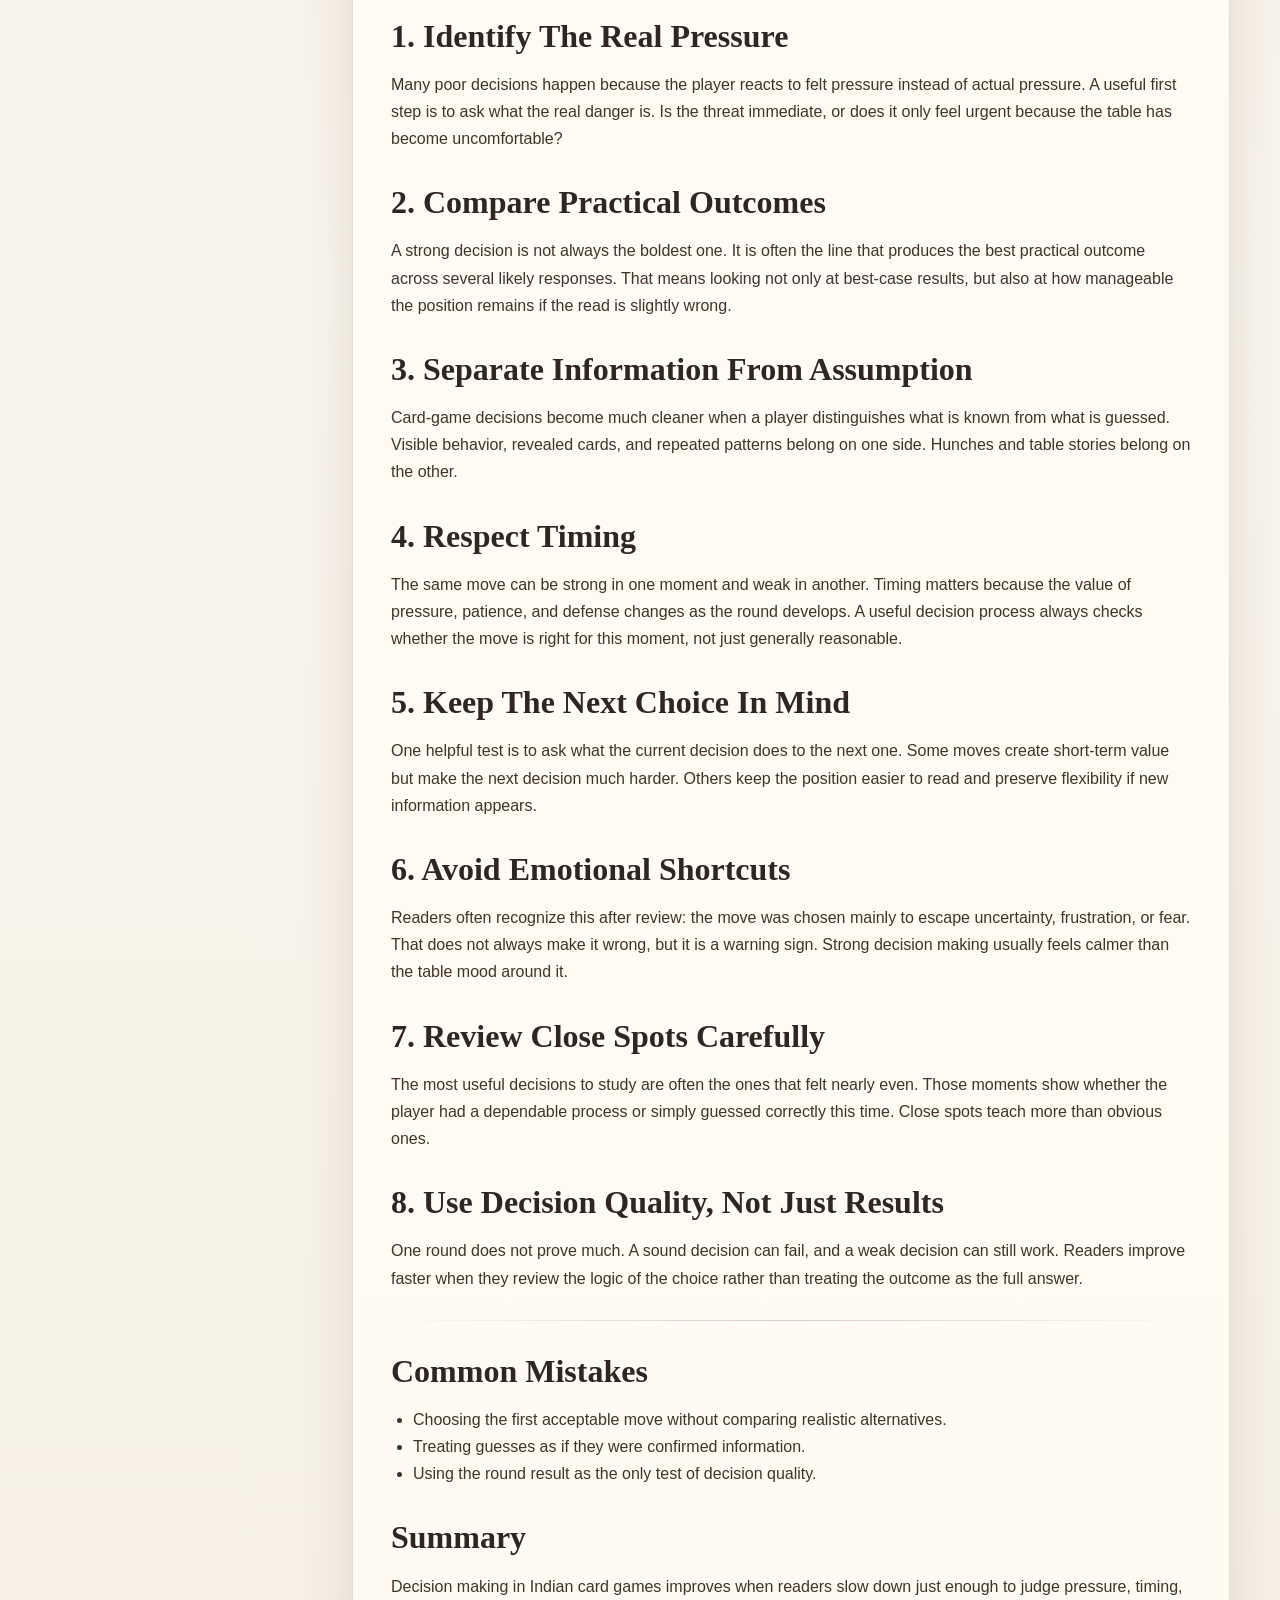
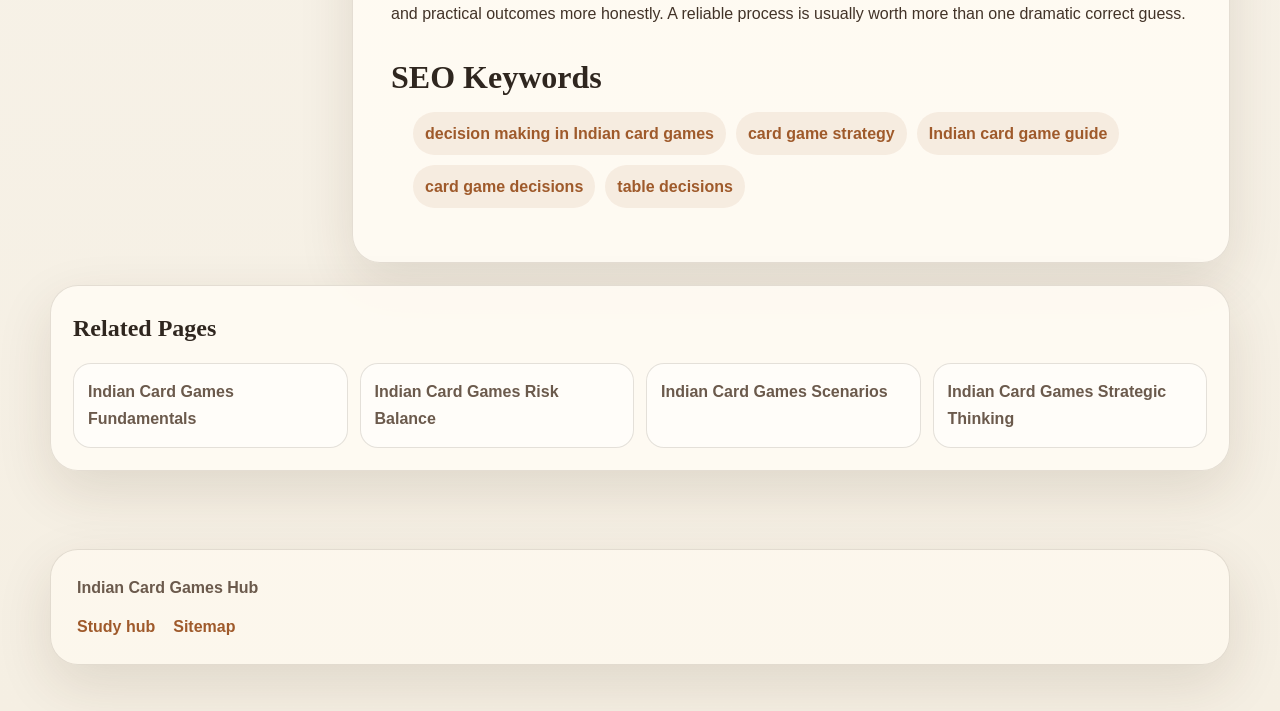
<file: decision-making.html>
<!DOCTYPE html>
<html lang="en">
<head>
  <meta charset="UTF-8" />
  <meta name="viewport" content="width=device-width, initial-scale=1.0" />
  <title>Decision Making In Indian Card Games</title>
  <meta name="description" content="A practical guide to decision making in Indian card games, focused on pressure, timing, assumptions, next choices, and post-session review." />
  <link rel="stylesheet" href="./assets/css/index.css" />
</head>
<body>
  <header class="topbar"><div class="container topbar-inner"><div class="brand-block"><a class="brand" href="./index.html">Indian Card Games Hub</a><div class="brand-note">Shared card-game skills, practical table reading, and calmer review.</div></div><nav class="nav-links"><a href="./index.html">Home</a><a href="./fundamentals.html">Fundamentals</a><a class="active" href="./decision-making.html">Decisions</a><a href="./common-mistakes.html">Mistakes</a><a href="./game-awareness.html">Awareness</a><a href="./pattern-recognition.html">Patterns</a></nav></div></header>
  <main class="article-shell"><div class="container">
    <section class="article-hero reveal"><div class="article-hero-copy"><nav class="breadcrumbs"><a href="./index.html">Home</a><span>Decision Making</span></nav><span class="section-kicker">Pressure Choices</span><h1>Decision Making In Indian Card Games</h1><p>Close rounds are often decided by how well you handle incomplete information without forcing a line that no longer fits the table.</p></div><figure class="article-hero-visual"><img src="./assets/images/decision-making.webp" alt="Indian Card Games Hub decision making illustration in a calm educational workspace" /></figure></section>
    <section class="article-layout"><aside class="toc-card reveal"><strong>On This Page</strong><ul><li><a href="#intro">Introduction</a></li><li><a href="#what">What Is Decision Making?</a></li><li><a href="#sections">Main Teaching Points</a></li><li><a href="#mistakes">Common Mistakes</a></li><li><a href="#summary">Summary</a></li></ul></aside>
      <article class="article-card reveal">
        <h2 id="intro">Introduction</h2><p>Decision making in Indian card games matters because many close rounds are decided by how well a player handles incomplete information. A reader can know the rules, understand the cards, and still lose value by choosing too quickly or by forcing one line that no longer fits the table.</p><p>This page focuses on how to make practical decisions when the right answer is not obvious.</p>
        <hr class="divider" /><h2>Decision Making Overview</h2><figure class="feature-image"><img src="./assets/images/decision-making.webp" alt="Indian Card Games Hub decision making illustration in a calm educational workspace" /></figure>
        <h2 id="what">What Is Decision Making In Card Games?</h2><p>Decision making in card games is the process of comparing options under uncertainty. It includes judging hand strength, reading likely reactions, respecting timing, and choosing the move that best fits both the current hand and the broader flow of the round.</p>
        <hr class="divider" /><h2 id="sections">1. Identify The Real Pressure</h2><p>Many poor decisions happen because the player reacts to felt pressure instead of actual pressure. A useful first step is to ask what the real danger is. Is the threat immediate, or does it only feel urgent because the table has become uncomfortable?</p>
        <h2>2. Compare Practical Outcomes</h2><p>A strong decision is not always the boldest one. It is often the line that produces the best practical outcome across several likely responses. That means looking not only at best-case results, but also at how manageable the position remains if the read is slightly wrong.</p>
        <h2>3. Separate Information From Assumption</h2><p>Card-game decisions become much cleaner when a player distinguishes what is known from what is guessed. Visible behavior, revealed cards, and repeated patterns belong on one side. Hunches and table stories belong on the other.</p>
        <h2>4. Respect Timing</h2><p>The same move can be strong in one moment and weak in another. Timing matters because the value of pressure, patience, and defense changes as the round develops. A useful decision process always checks whether the move is right for this moment, not just generally reasonable.</p>
        <h2>5. Keep The Next Choice In Mind</h2><p>One helpful test is to ask what the current decision does to the next one. Some moves create short-term value but make the next decision much harder. Others keep the position easier to read and preserve flexibility if new information appears.</p>
        <h2>6. Avoid Emotional Shortcuts</h2><p>Readers often recognize this after review: the move was chosen mainly to escape uncertainty, frustration, or fear. That does not always make it wrong, but it is a warning sign. Strong decision making usually feels calmer than the table mood around it.</p>
        <h2>7. Review Close Spots Carefully</h2><p>The most useful decisions to study are often the ones that felt nearly even. Those moments show whether the player had a dependable process or simply guessed correctly this time. Close spots teach more than obvious ones.</p>
        <h2>8. Use Decision Quality, Not Just Results</h2><p>One round does not prove much. A sound decision can fail, and a weak decision can still work. Readers improve faster when they review the logic of the choice rather than treating the outcome as the full answer.</p>
        <hr class="divider" /><h2 id="mistakes">Common Mistakes</h2><ul><li>Choosing the first acceptable move without comparing realistic alternatives.</li><li>Treating guesses as if they were confirmed information.</li><li>Using the round result as the only test of decision quality.</li></ul>
        <h2 id="summary">Summary</h2><p>Decision making in Indian card games improves when readers slow down just enough to judge pressure, timing, and practical outcomes more honestly. A reliable process is usually worth more than one dramatic correct guess.</p>
        <h2>SEO Keywords</h2><ul class="keyword-list"><li>decision making in Indian card games</li><li>card game strategy</li><li>Indian card game guide</li><li>card game decisions</li><li>table decisions</li></ul>
      </article></section>
    <section class="related-panel reveal"><h2>Related Pages</h2><div class="related-list"><a href="./fundamentals.html">Indian Card Games Fundamentals</a><a href="./risk-balance.html">Indian Card Games Risk Balance</a><a href="./scenarios.html">Indian Card Games Scenarios</a><a href="./strategic-thinking.html">Indian Card Games Strategic Thinking</a></div></section>
  </div></main><footer class="footer"><div class="container footer-panel"><strong>Indian Card Games Hub</strong><div class="footer-links"><a href="./index.html">Study hub</a><a href="./sitemap.xml">Sitemap</a></div></div></footer><script src="./assets/js/index.js"></script>
</body>
</html>
</file>
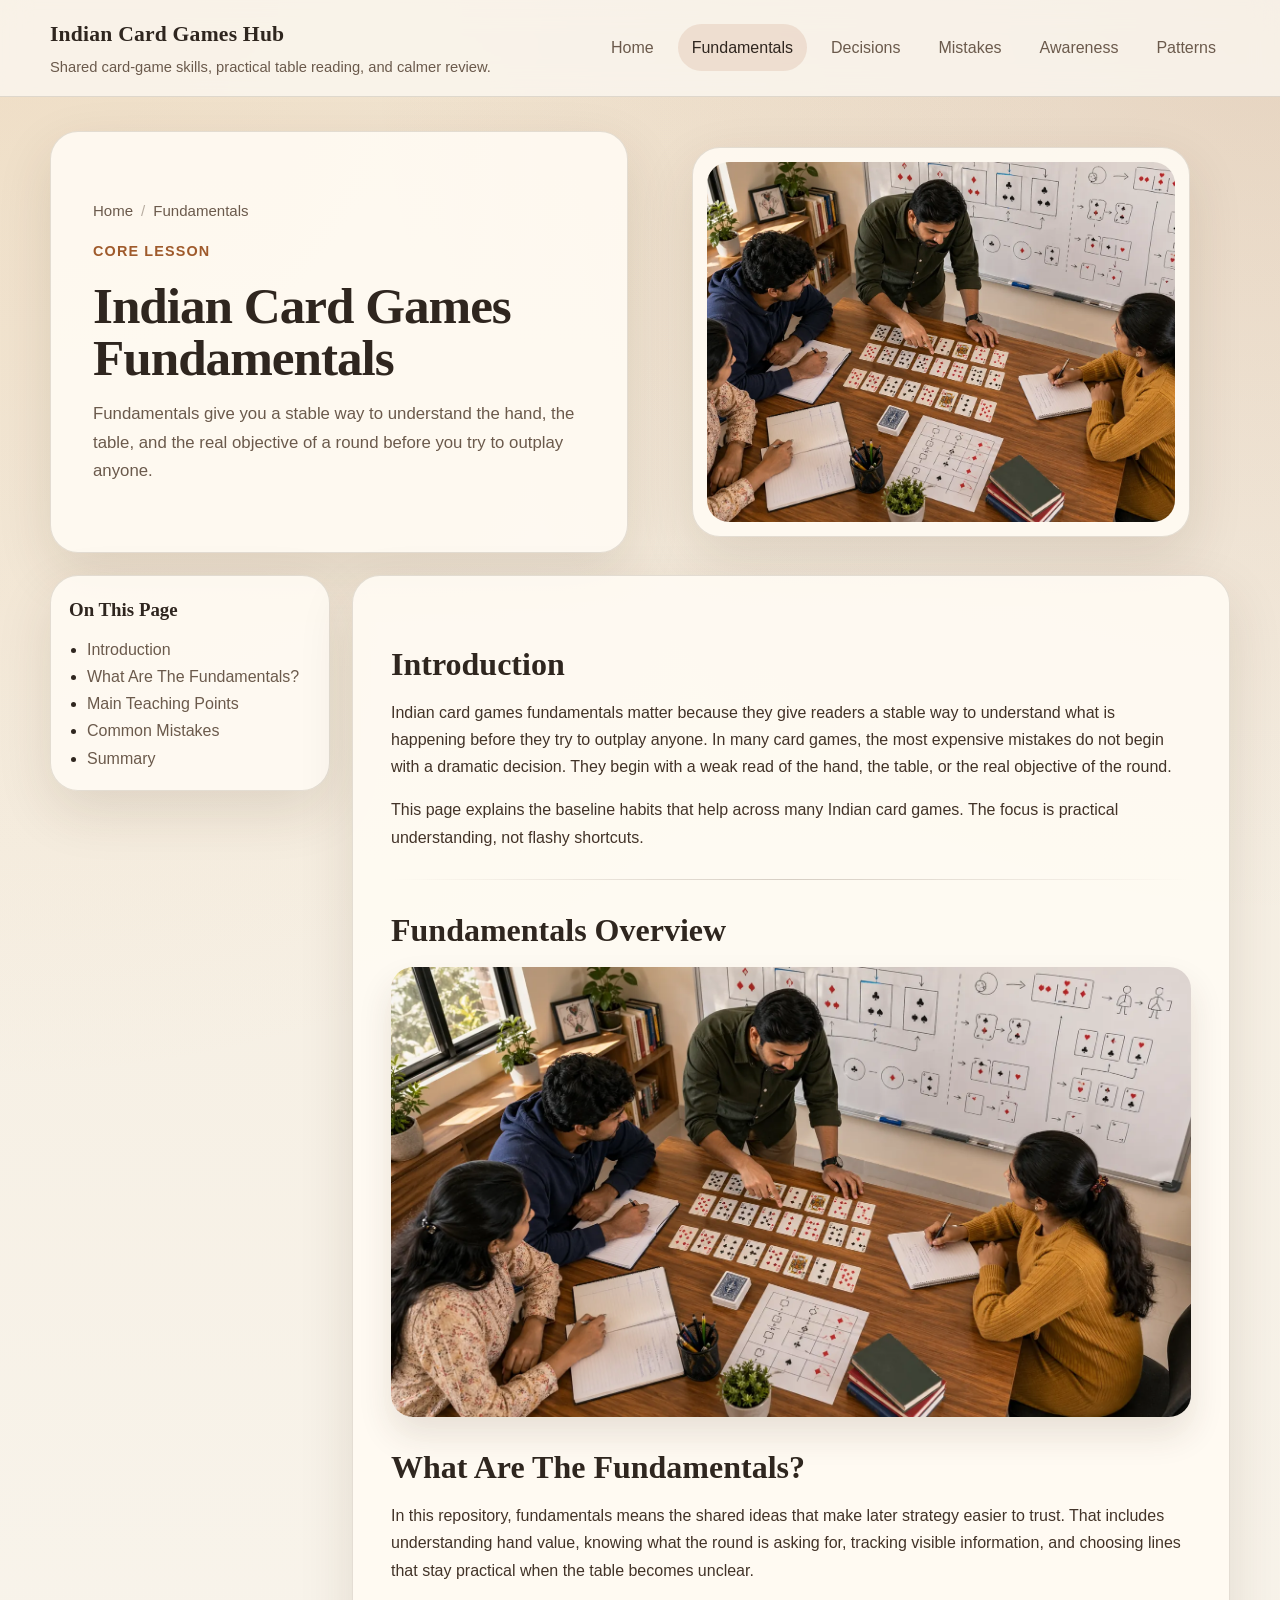
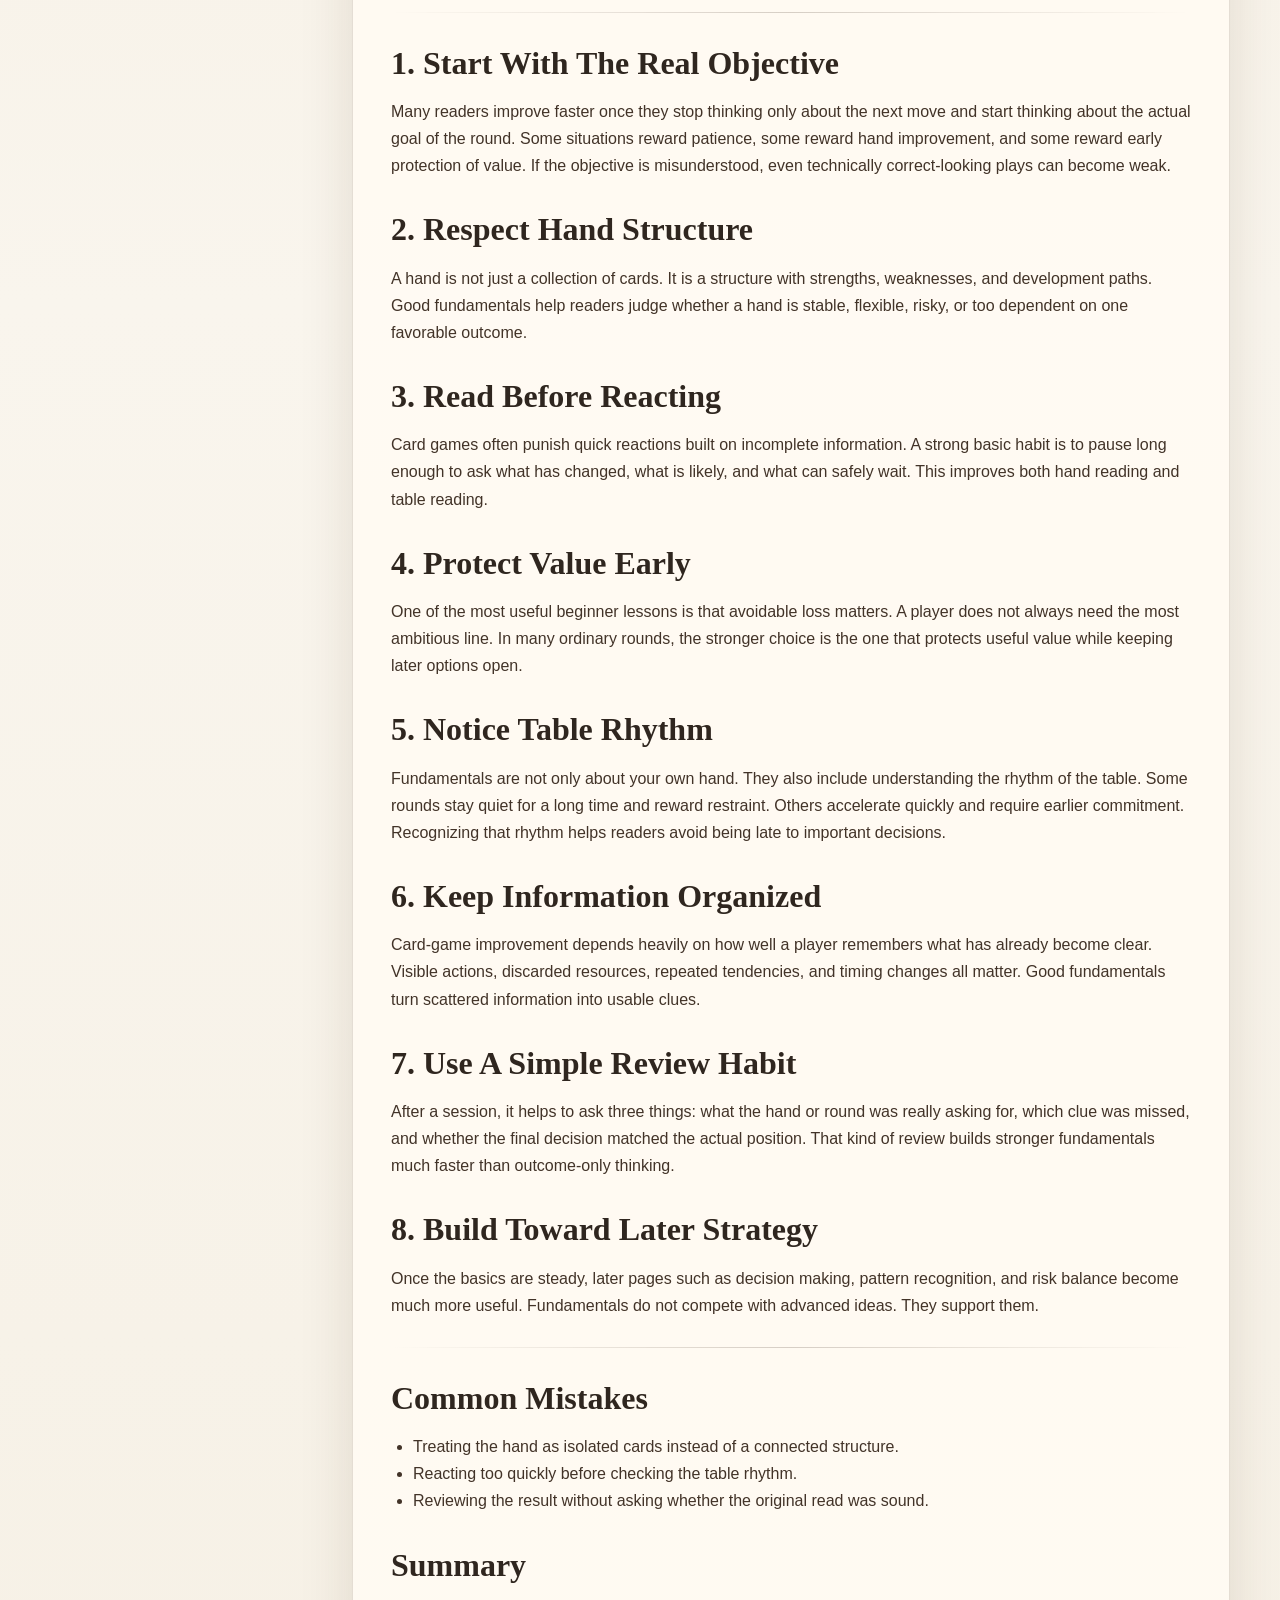
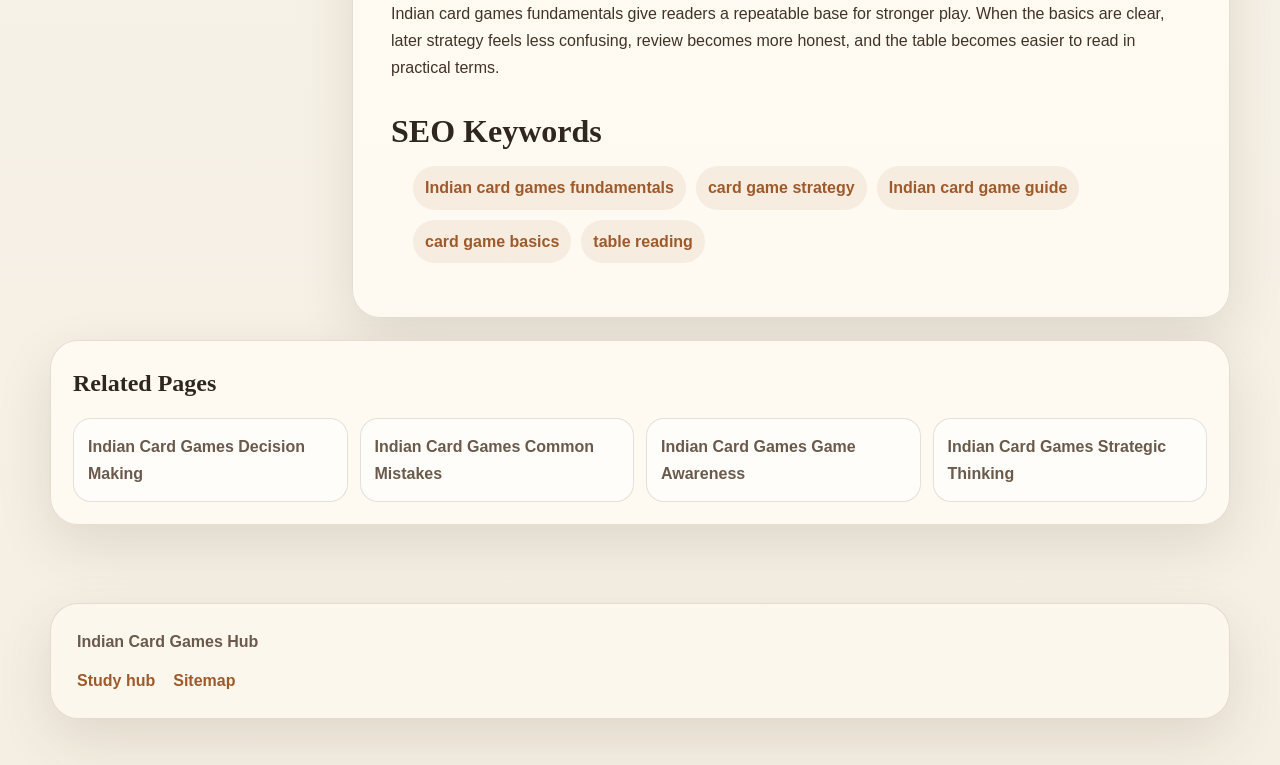
<file: fundamentals.html>
<!DOCTYPE html>
<html lang="en">
<head>
  <meta charset="UTF-8" />
  <meta name="viewport" content="width=device-width, initial-scale=1.0" />
  <title>Indian Card Games Fundamentals</title>
  <meta name="description" content="A senior-player teaching guide to Indian card games fundamentals, including hand structure, table rhythm, value protection, visible information, and review habits." />
  <link rel="stylesheet" href="./assets/css/index.css" />
</head>
<body>
  <header class="topbar">
    <div class="container topbar-inner">
      <div class="brand-block">
        <a class="brand" href="./index.html">Indian Card Games Hub</a>
        <div class="brand-note">Shared card-game skills, practical table reading, and calmer review.</div>
      </div>
      <nav class="nav-links">
        <a href="./index.html">Home</a>
        <a class="active" href="./fundamentals.html">Fundamentals</a>
        <a href="./decision-making.html">Decisions</a>
        <a href="./common-mistakes.html">Mistakes</a>
        <a href="./game-awareness.html">Awareness</a>
        <a href="./pattern-recognition.html">Patterns</a>
      </nav>
    </div>
  </header>

  <main class="article-shell">
    <div class="container">
      <section class="article-hero reveal">
        <div class="article-hero-copy">
          <nav class="breadcrumbs"><a href="./index.html">Home</a><span>Fundamentals</span></nav>
          <span class="section-kicker">Core Lesson</span>
          <h1>Indian Card Games Fundamentals</h1>
          <p>Fundamentals give you a stable way to understand the hand, the table, and the real objective of a round before you try to outplay anyone.</p>
        </div>
        <figure class="article-hero-visual">
          <img src="./assets/images/fundamentals.webp" alt="Indian Card Games Hub fundamentals illustration in a calm educational workspace" />
        </figure>
      </section>

      <section class="article-layout">
        <aside class="toc-card reveal">
          <strong>On This Page</strong>
          <ul>
            <li><a href="#intro">Introduction</a></li>
            <li><a href="#what">What Are The Fundamentals?</a></li>
            <li><a href="#sections">Main Teaching Points</a></li>
            <li><a href="#mistakes">Common Mistakes</a></li>
            <li><a href="#summary">Summary</a></li>
          </ul>
        </aside>
        <article class="article-card reveal">
          <h2 id="intro">Introduction</h2>
          <p>Indian card games fundamentals matter because they give readers a stable way to understand what is happening before they try to outplay anyone. In many card games, the most expensive mistakes do not begin with a dramatic decision. They begin with a weak read of the hand, the table, or the real objective of the round.</p>
          <p>This page explains the baseline habits that help across many Indian card games. The focus is practical understanding, not flashy shortcuts.</p>
          <hr class="divider" />
          <h2>Fundamentals Overview</h2>
          <figure class="feature-image"><img src="./assets/images/fundamentals.webp" alt="Indian Card Games Hub fundamentals illustration in a calm educational workspace" /></figure>
          <h2 id="what">What Are The Fundamentals?</h2>
          <p>In this repository, fundamentals means the shared ideas that make later strategy easier to trust. That includes understanding hand value, knowing what the round is asking for, tracking visible information, and choosing lines that stay practical when the table becomes unclear.</p>
          <hr class="divider" />
          <h2 id="sections">1. Start With The Real Objective</h2>
          <p>Many readers improve faster once they stop thinking only about the next move and start thinking about the actual goal of the round. Some situations reward patience, some reward hand improvement, and some reward early protection of value. If the objective is misunderstood, even technically correct-looking plays can become weak.</p>
          <h2>2. Respect Hand Structure</h2>
          <p>A hand is not just a collection of cards. It is a structure with strengths, weaknesses, and development paths. Good fundamentals help readers judge whether a hand is stable, flexible, risky, or too dependent on one favorable outcome.</p>
          <h2>3. Read Before Reacting</h2>
          <p>Card games often punish quick reactions built on incomplete information. A strong basic habit is to pause long enough to ask what has changed, what is likely, and what can safely wait. This improves both hand reading and table reading.</p>
          <h2>4. Protect Value Early</h2>
          <p>One of the most useful beginner lessons is that avoidable loss matters. A player does not always need the most ambitious line. In many ordinary rounds, the stronger choice is the one that protects useful value while keeping later options open.</p>
          <h2>5. Notice Table Rhythm</h2>
          <p>Fundamentals are not only about your own hand. They also include understanding the rhythm of the table. Some rounds stay quiet for a long time and reward restraint. Others accelerate quickly and require earlier commitment. Recognizing that rhythm helps readers avoid being late to important decisions.</p>
          <h2>6. Keep Information Organized</h2>
          <p>Card-game improvement depends heavily on how well a player remembers what has already become clear. Visible actions, discarded resources, repeated tendencies, and timing changes all matter. Good fundamentals turn scattered information into usable clues.</p>
          <h2>7. Use A Simple Review Habit</h2>
          <p>After a session, it helps to ask three things: what the hand or round was really asking for, which clue was missed, and whether the final decision matched the actual position. That kind of review builds stronger fundamentals much faster than outcome-only thinking.</p>
          <h2>8. Build Toward Later Strategy</h2>
          <p>Once the basics are steady, later pages such as decision making, pattern recognition, and risk balance become much more useful. Fundamentals do not compete with advanced ideas. They support them.</p>
          <hr class="divider" />
          <h2 id="mistakes">Common Mistakes</h2>
          <ul>
            <li>Treating the hand as isolated cards instead of a connected structure.</li>
            <li>Reacting too quickly before checking the table rhythm.</li>
            <li>Reviewing the result without asking whether the original read was sound.</li>
          </ul>
          <h2 id="summary">Summary</h2>
          <p>Indian card games fundamentals give readers a repeatable base for stronger play. When the basics are clear, later strategy feels less confusing, review becomes more honest, and the table becomes easier to read in practical terms.</p>
          <h2>SEO Keywords</h2>
          <ul class="keyword-list"><li>Indian card games fundamentals</li><li>card game strategy</li><li>Indian card game guide</li><li>card game basics</li><li>table reading</li></ul>
        </article>
      </section>

      <section class="related-panel reveal">
        <h2>Related Pages</h2>
        <div class="related-list">
          <a href="./decision-making.html">Indian Card Games Decision Making</a>
          <a href="./common-mistakes.html">Indian Card Games Common Mistakes</a>
          <a href="./game-awareness.html">Indian Card Games Game Awareness</a>
          <a href="./strategic-thinking.html">Indian Card Games Strategic Thinking</a>
        </div>
      </section>
    </div>
  </main>
  <footer class="footer"><div class="container footer-panel"><strong>Indian Card Games Hub</strong><div class="footer-links"><a href="./index.html">Study hub</a><a href="./sitemap.xml">Sitemap</a></div></div></footer>
  <script src="./assets/js/index.js"></script>
</body>
</html>
</file>
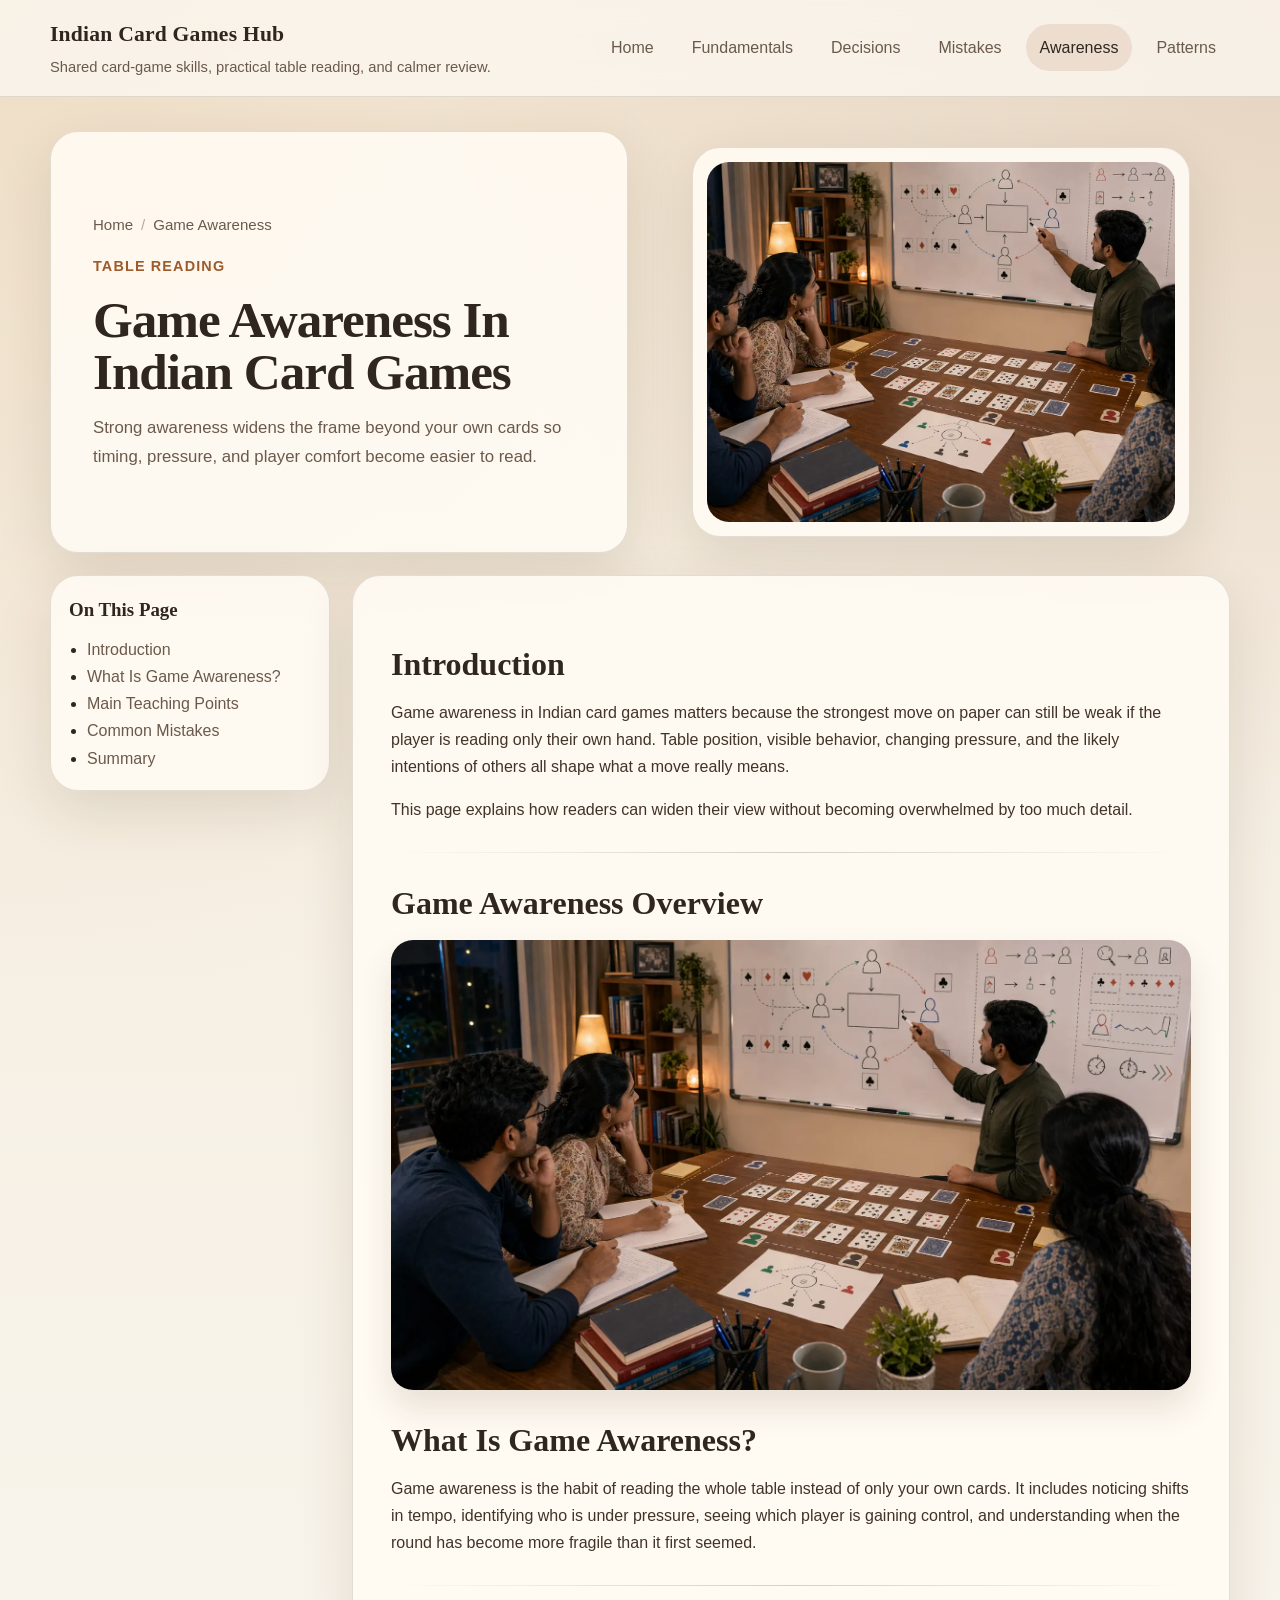
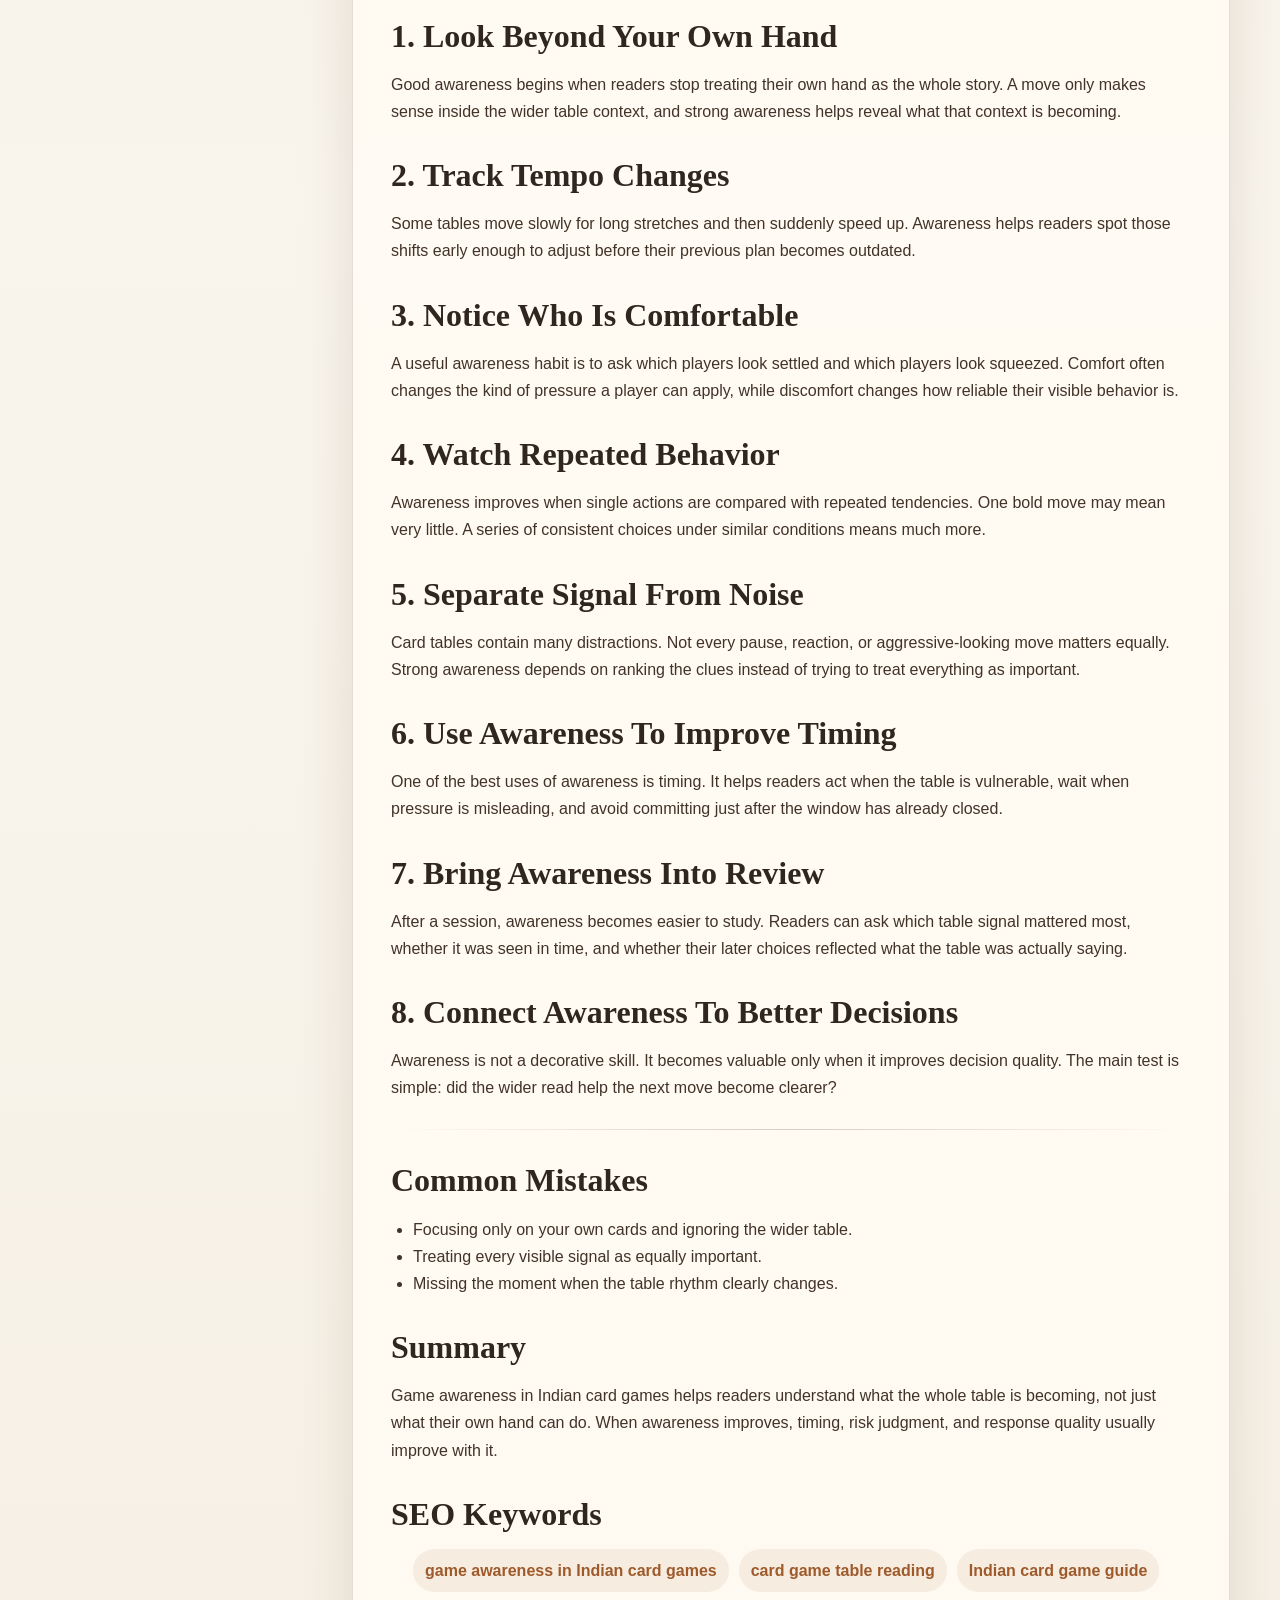
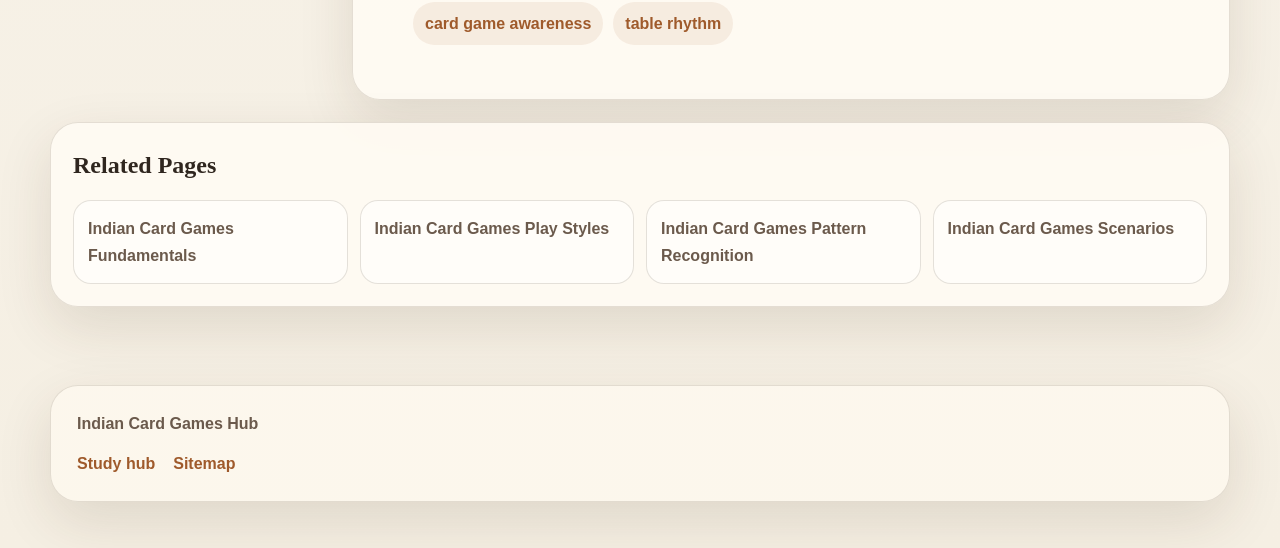
<file: game-awareness.html>
<!DOCTYPE html>
<html lang="en">
<head><meta charset="UTF-8" /><meta name="viewport" content="width=device-width, initial-scale=1.0" /><title>Game Awareness In Indian Card Games</title><meta name="description" content="A practical teaching guide to game awareness in Indian card games, focused on table rhythm, pressure, repeated behavior, and useful signals." /><link rel="stylesheet" href="./assets/css/index.css" /></head>
<body>
  <header class="topbar"><div class="container topbar-inner"><div class="brand-block"><a class="brand" href="./index.html">Indian Card Games Hub</a><div class="brand-note">Shared card-game skills, practical table reading, and calmer review.</div></div><nav class="nav-links"><a href="./index.html">Home</a><a href="./fundamentals.html">Fundamentals</a><a href="./decision-making.html">Decisions</a><a href="./common-mistakes.html">Mistakes</a><a class="active" href="./game-awareness.html">Awareness</a><a href="./pattern-recognition.html">Patterns</a></nav></div></header>
  <main class="article-shell"><div class="container">
    <section class="article-hero reveal"><div class="article-hero-copy"><nav class="breadcrumbs"><a href="./index.html">Home</a><span>Game Awareness</span></nav><span class="section-kicker">Table Reading</span><h1>Game Awareness In Indian Card Games</h1><p>Strong awareness widens the frame beyond your own cards so timing, pressure, and player comfort become easier to read.</p></div><figure class="article-hero-visual"><img src="./assets/images/game-awareness.webp" alt="Indian Card Games Hub game awareness illustration in a calm educational workspace" /></figure></section>
    <section class="article-layout"><aside class="toc-card reveal"><strong>On This Page</strong><ul><li><a href="#intro">Introduction</a></li><li><a href="#what">What Is Game Awareness?</a></li><li><a href="#sections">Main Teaching Points</a></li><li><a href="#mistakes">Common Mistakes</a></li><li><a href="#summary">Summary</a></li></ul></aside><article class="article-card reveal">
      <h2 id="intro">Introduction</h2><p>Game awareness in Indian card games matters because the strongest move on paper can still be weak if the player is reading only their own hand. Table position, visible behavior, changing pressure, and the likely intentions of others all shape what a move really means.</p><p>This page explains how readers can widen their view without becoming overwhelmed by too much detail.</p><hr class="divider" />
      <h2>Game Awareness Overview</h2><figure class="feature-image"><img src="./assets/images/game-awareness.webp" alt="Indian Card Games Hub game awareness illustration in a calm educational workspace" /></figure>
      <h2 id="what">What Is Game Awareness?</h2><p>Game awareness is the habit of reading the whole table instead of only your own cards. It includes noticing shifts in tempo, identifying who is under pressure, seeing which player is gaining control, and understanding when the round has become more fragile than it first seemed.</p><hr class="divider" />
      <h2 id="sections">1. Look Beyond Your Own Hand</h2><p>Good awareness begins when readers stop treating their own hand as the whole story. A move only makes sense inside the wider table context, and strong awareness helps reveal what that context is becoming.</p>
      <h2>2. Track Tempo Changes</h2><p>Some tables move slowly for long stretches and then suddenly speed up. Awareness helps readers spot those shifts early enough to adjust before their previous plan becomes outdated.</p>
      <h2>3. Notice Who Is Comfortable</h2><p>A useful awareness habit is to ask which players look settled and which players look squeezed. Comfort often changes the kind of pressure a player can apply, while discomfort changes how reliable their visible behavior is.</p>
      <h2>4. Watch Repeated Behavior</h2><p>Awareness improves when single actions are compared with repeated tendencies. One bold move may mean very little. A series of consistent choices under similar conditions means much more.</p>
      <h2>5. Separate Signal From Noise</h2><p>Card tables contain many distractions. Not every pause, reaction, or aggressive-looking move matters equally. Strong awareness depends on ranking the clues instead of trying to treat everything as important.</p>
      <h2>6. Use Awareness To Improve Timing</h2><p>One of the best uses of awareness is timing. It helps readers act when the table is vulnerable, wait when pressure is misleading, and avoid committing just after the window has already closed.</p>
      <h2>7. Bring Awareness Into Review</h2><p>After a session, awareness becomes easier to study. Readers can ask which table signal mattered most, whether it was seen in time, and whether their later choices reflected what the table was actually saying.</p>
      <h2>8. Connect Awareness To Better Decisions</h2><p>Awareness is not a decorative skill. It becomes valuable only when it improves decision quality. The main test is simple: did the wider read help the next move become clearer?</p>
      <hr class="divider" /><h2 id="mistakes">Common Mistakes</h2><ul><li>Focusing only on your own cards and ignoring the wider table.</li><li>Treating every visible signal as equally important.</li><li>Missing the moment when the table rhythm clearly changes.</li></ul>
      <h2 id="summary">Summary</h2><p>Game awareness in Indian card games helps readers understand what the whole table is becoming, not just what their own hand can do. When awareness improves, timing, risk judgment, and response quality usually improve with it.</p>
      <h2>SEO Keywords</h2><ul class="keyword-list"><li>game awareness in Indian card games</li><li>card game table reading</li><li>Indian card game guide</li><li>card game awareness</li><li>table rhythm</li></ul>
    </article></section>
    <section class="related-panel reveal"><h2>Related Pages</h2><div class="related-list"><a href="./fundamentals.html">Indian Card Games Fundamentals</a><a href="./play-styles.html">Indian Card Games Play Styles</a><a href="./pattern-recognition.html">Indian Card Games Pattern Recognition</a><a href="./scenarios.html">Indian Card Games Scenarios</a></div></section>
  </div></main><footer class="footer"><div class="container footer-panel"><strong>Indian Card Games Hub</strong><div class="footer-links"><a href="./index.html">Study hub</a><a href="./sitemap.xml">Sitemap</a></div></div></footer><script src="./assets/js/index.js"></script>
</body></html>
</file>
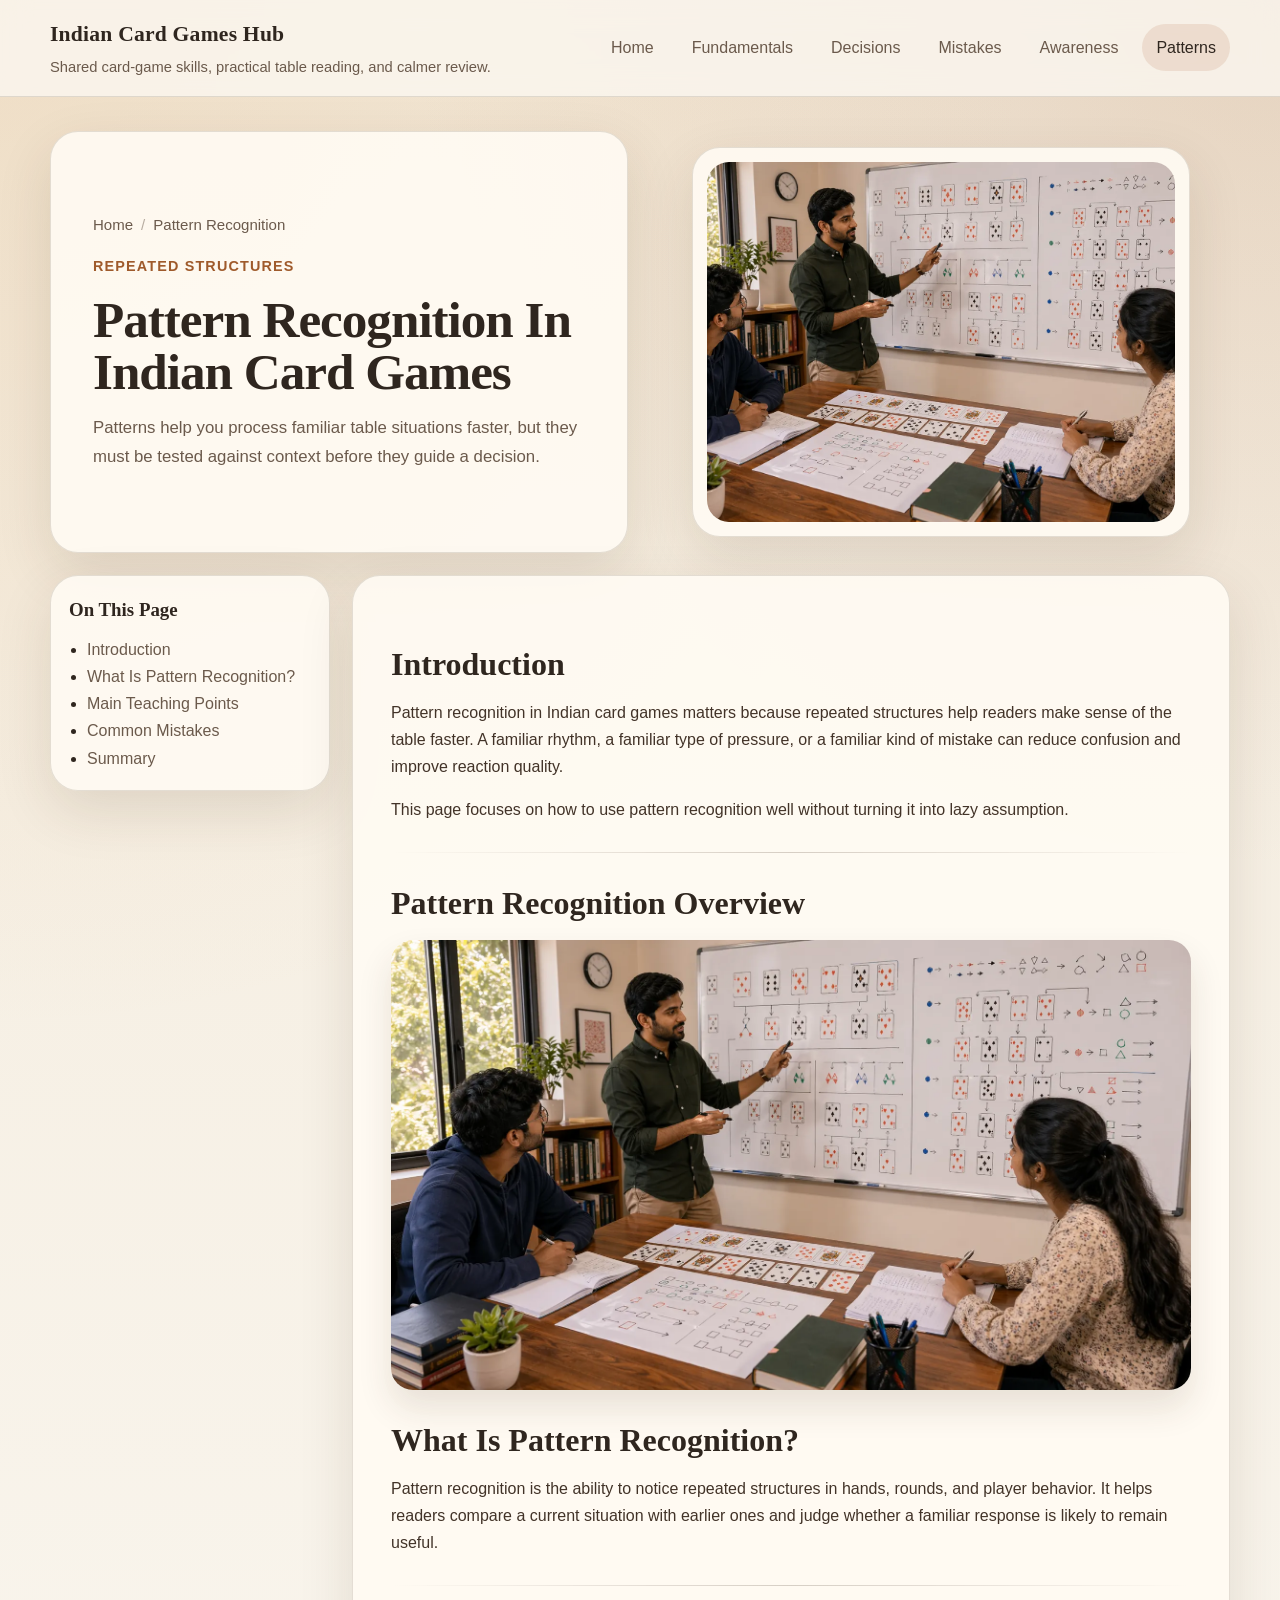
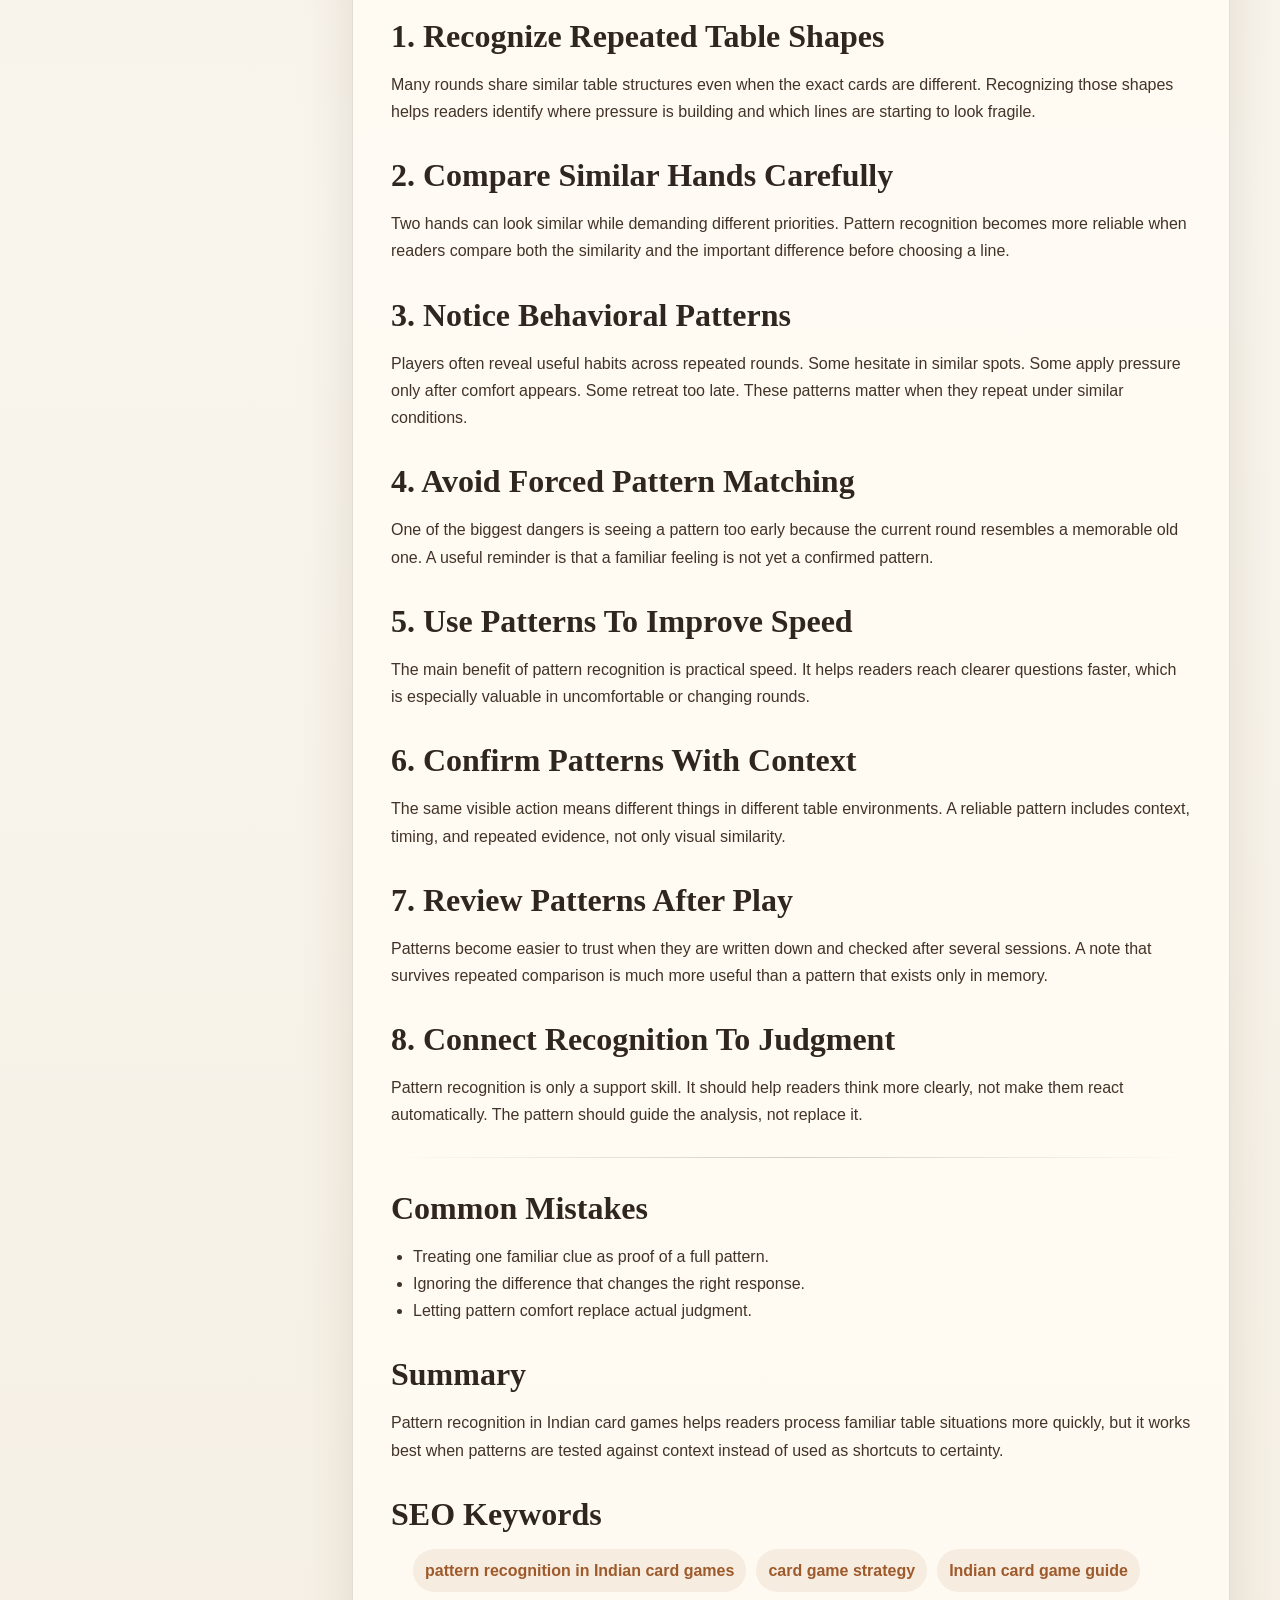
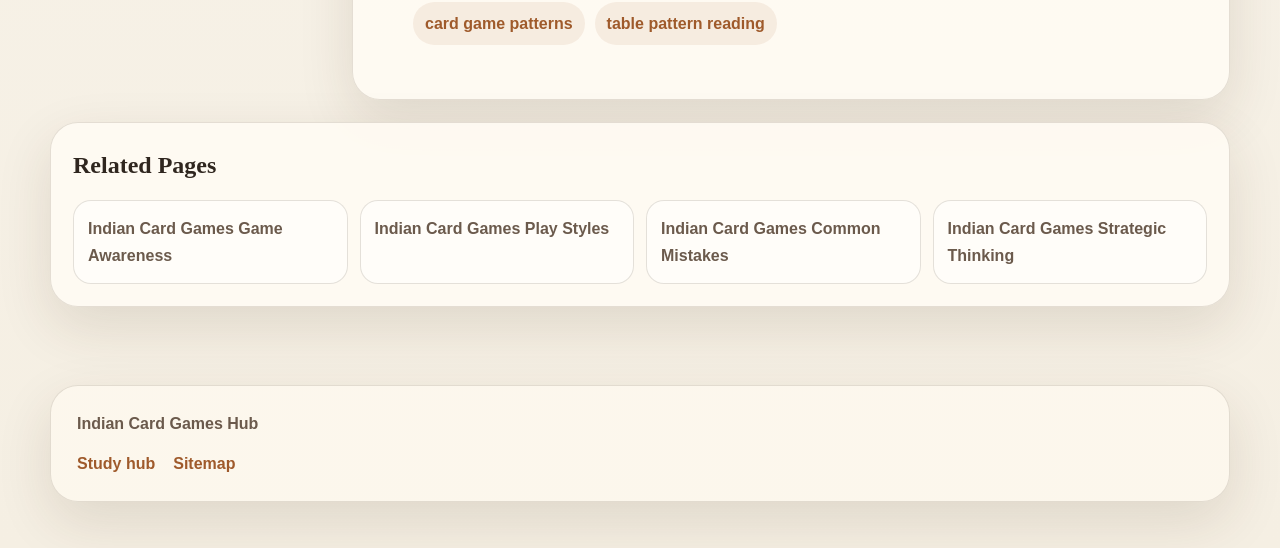
<file: pattern-recognition.html>
<!DOCTYPE html>
<html lang="en">
<head><meta charset="UTF-8" /><meta name="viewport" content="width=device-width, initial-scale=1.0" /><title>Pattern Recognition In Indian Card Games</title><meta name="description" content="A practical guide to pattern recognition in Indian card games, including repeated table shapes, behavior patterns, context checks, and review habits." /><link rel="stylesheet" href="./assets/css/index.css" /></head>
<body>
  <header class="topbar"><div class="container topbar-inner"><div class="brand-block"><a class="brand" href="./index.html">Indian Card Games Hub</a><div class="brand-note">Shared card-game skills, practical table reading, and calmer review.</div></div><nav class="nav-links"><a href="./index.html">Home</a><a href="./fundamentals.html">Fundamentals</a><a href="./decision-making.html">Decisions</a><a href="./common-mistakes.html">Mistakes</a><a href="./game-awareness.html">Awareness</a><a class="active" href="./pattern-recognition.html">Patterns</a></nav></div></header>
  <main class="article-shell"><div class="container">
    <section class="article-hero reveal"><div class="article-hero-copy"><nav class="breadcrumbs"><a href="./index.html">Home</a><span>Pattern Recognition</span></nav><span class="section-kicker">Repeated Structures</span><h1>Pattern Recognition In Indian Card Games</h1><p>Patterns help you process familiar table situations faster, but they must be tested against context before they guide a decision.</p></div><figure class="article-hero-visual"><img src="./assets/images/pattern-recognition.webp" alt="Indian Card Games Hub pattern recognition illustration in a calm educational workspace" /></figure></section>
    <section class="article-layout"><aside class="toc-card reveal"><strong>On This Page</strong><ul><li><a href="#intro">Introduction</a></li><li><a href="#what">What Is Pattern Recognition?</a></li><li><a href="#sections">Main Teaching Points</a></li><li><a href="#mistakes">Common Mistakes</a></li><li><a href="#summary">Summary</a></li></ul></aside><article class="article-card reveal">
      <h2 id="intro">Introduction</h2><p>Pattern recognition in Indian card games matters because repeated structures help readers make sense of the table faster. A familiar rhythm, a familiar type of pressure, or a familiar kind of mistake can reduce confusion and improve reaction quality.</p><p>This page focuses on how to use pattern recognition well without turning it into lazy assumption.</p><hr class="divider" />
      <h2>Pattern Recognition Overview</h2><figure class="feature-image"><img src="./assets/images/pattern-recognition.webp" alt="Indian Card Games Hub pattern recognition illustration in a calm educational workspace" /></figure>
      <h2 id="what">What Is Pattern Recognition?</h2><p>Pattern recognition is the ability to notice repeated structures in hands, rounds, and player behavior. It helps readers compare a current situation with earlier ones and judge whether a familiar response is likely to remain useful.</p><hr class="divider" />
      <h2 id="sections">1. Recognize Repeated Table Shapes</h2><p>Many rounds share similar table structures even when the exact cards are different. Recognizing those shapes helps readers identify where pressure is building and which lines are starting to look fragile.</p>
      <h2>2. Compare Similar Hands Carefully</h2><p>Two hands can look similar while demanding different priorities. Pattern recognition becomes more reliable when readers compare both the similarity and the important difference before choosing a line.</p>
      <h2>3. Notice Behavioral Patterns</h2><p>Players often reveal useful habits across repeated rounds. Some hesitate in similar spots. Some apply pressure only after comfort appears. Some retreat too late. These patterns matter when they repeat under similar conditions.</p>
      <h2>4. Avoid Forced Pattern Matching</h2><p>One of the biggest dangers is seeing a pattern too early because the current round resembles a memorable old one. A useful reminder is that a familiar feeling is not yet a confirmed pattern.</p>
      <h2>5. Use Patterns To Improve Speed</h2><p>The main benefit of pattern recognition is practical speed. It helps readers reach clearer questions faster, which is especially valuable in uncomfortable or changing rounds.</p>
      <h2>6. Confirm Patterns With Context</h2><p>The same visible action means different things in different table environments. A reliable pattern includes context, timing, and repeated evidence, not only visual similarity.</p>
      <h2>7. Review Patterns After Play</h2><p>Patterns become easier to trust when they are written down and checked after several sessions. A note that survives repeated comparison is much more useful than a pattern that exists only in memory.</p>
      <h2>8. Connect Recognition To Judgment</h2><p>Pattern recognition is only a support skill. It should help readers think more clearly, not make them react automatically. The pattern should guide the analysis, not replace it.</p>
      <hr class="divider" /><h2 id="mistakes">Common Mistakes</h2><ul><li>Treating one familiar clue as proof of a full pattern.</li><li>Ignoring the difference that changes the right response.</li><li>Letting pattern comfort replace actual judgment.</li></ul>
      <h2 id="summary">Summary</h2><p>Pattern recognition in Indian card games helps readers process familiar table situations more quickly, but it works best when patterns are tested against context instead of used as shortcuts to certainty.</p>
      <h2>SEO Keywords</h2><ul class="keyword-list"><li>pattern recognition in Indian card games</li><li>card game strategy</li><li>Indian card game guide</li><li>card game patterns</li><li>table pattern reading</li></ul>
    </article></section>
    <section class="related-panel reveal"><h2>Related Pages</h2><div class="related-list"><a href="./game-awareness.html">Indian Card Games Game Awareness</a><a href="./play-styles.html">Indian Card Games Play Styles</a><a href="./common-mistakes.html">Indian Card Games Common Mistakes</a><a href="./strategic-thinking.html">Indian Card Games Strategic Thinking</a></div></section>
  </div></main><footer class="footer"><div class="container footer-panel"><strong>Indian Card Games Hub</strong><div class="footer-links"><a href="./index.html">Study hub</a><a href="./sitemap.xml">Sitemap</a></div></div></footer><script src="./assets/js/index.js"></script>
</body></html>
</file>
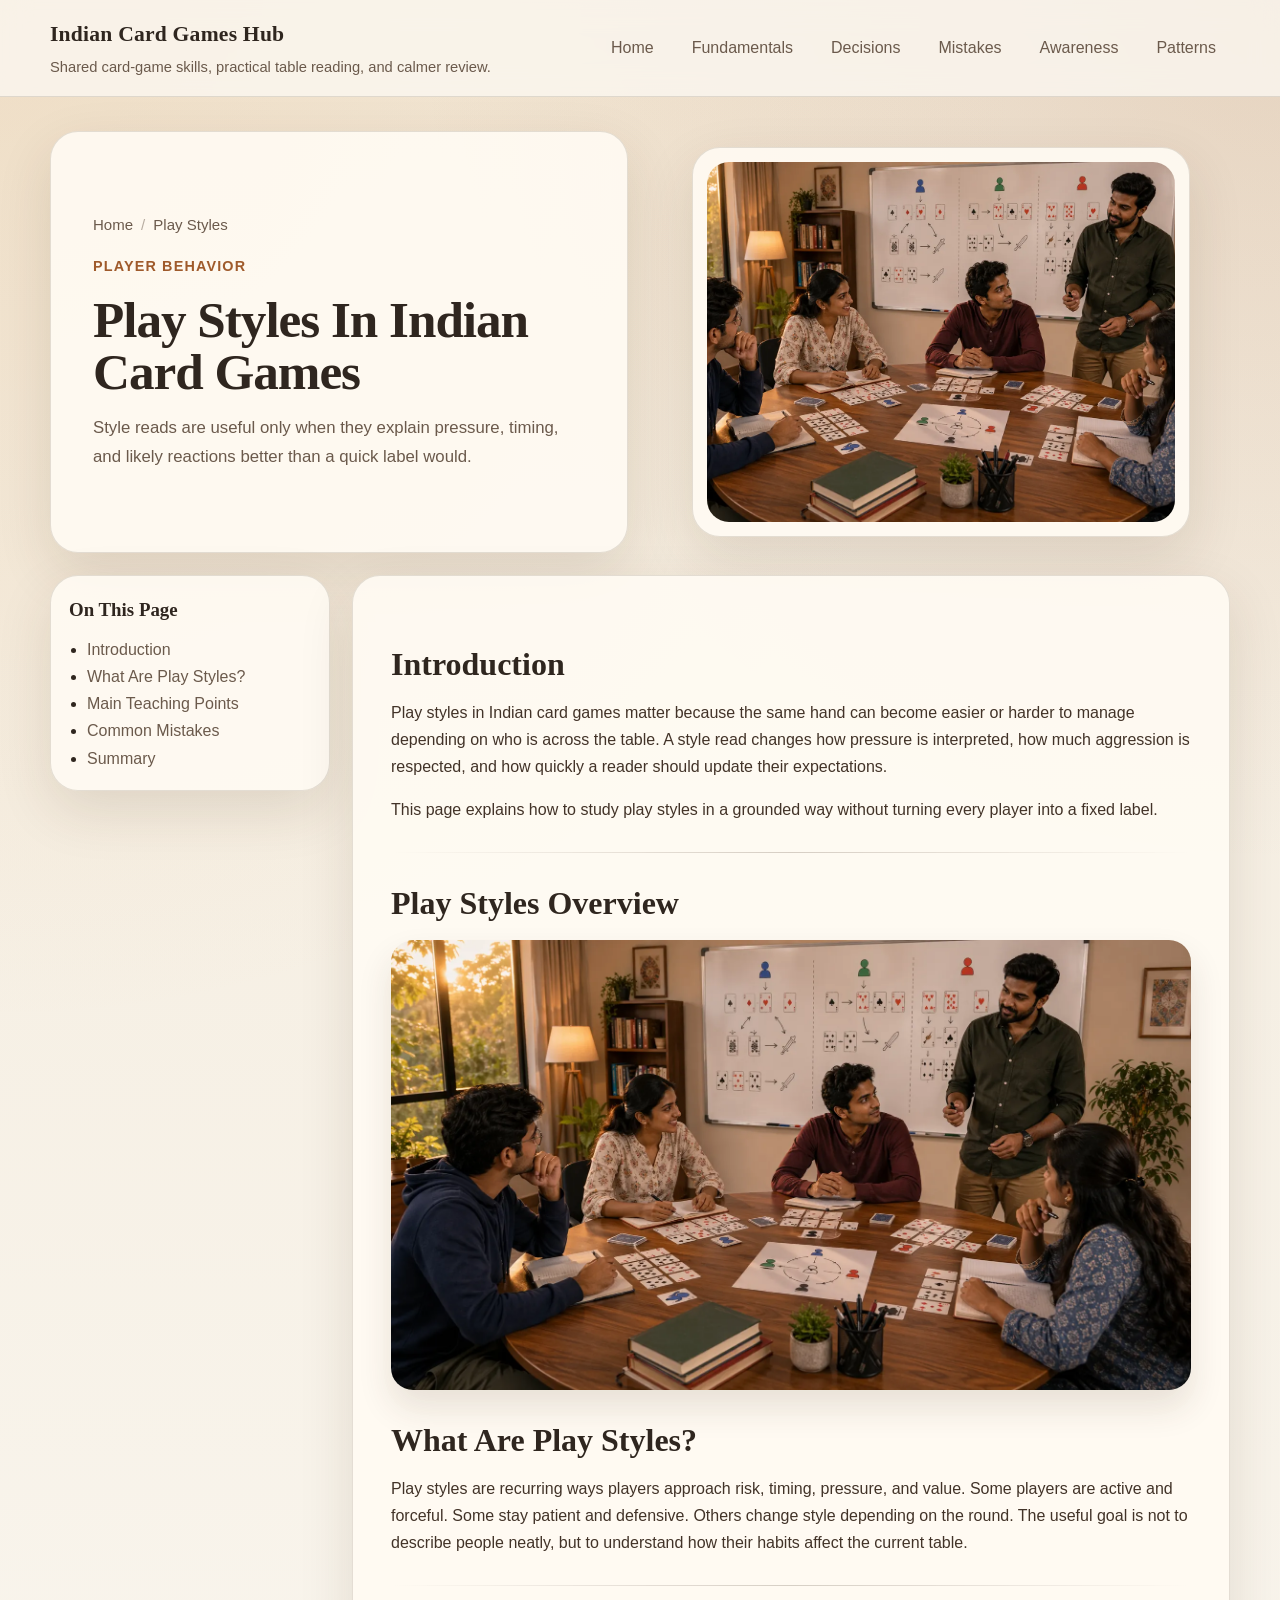
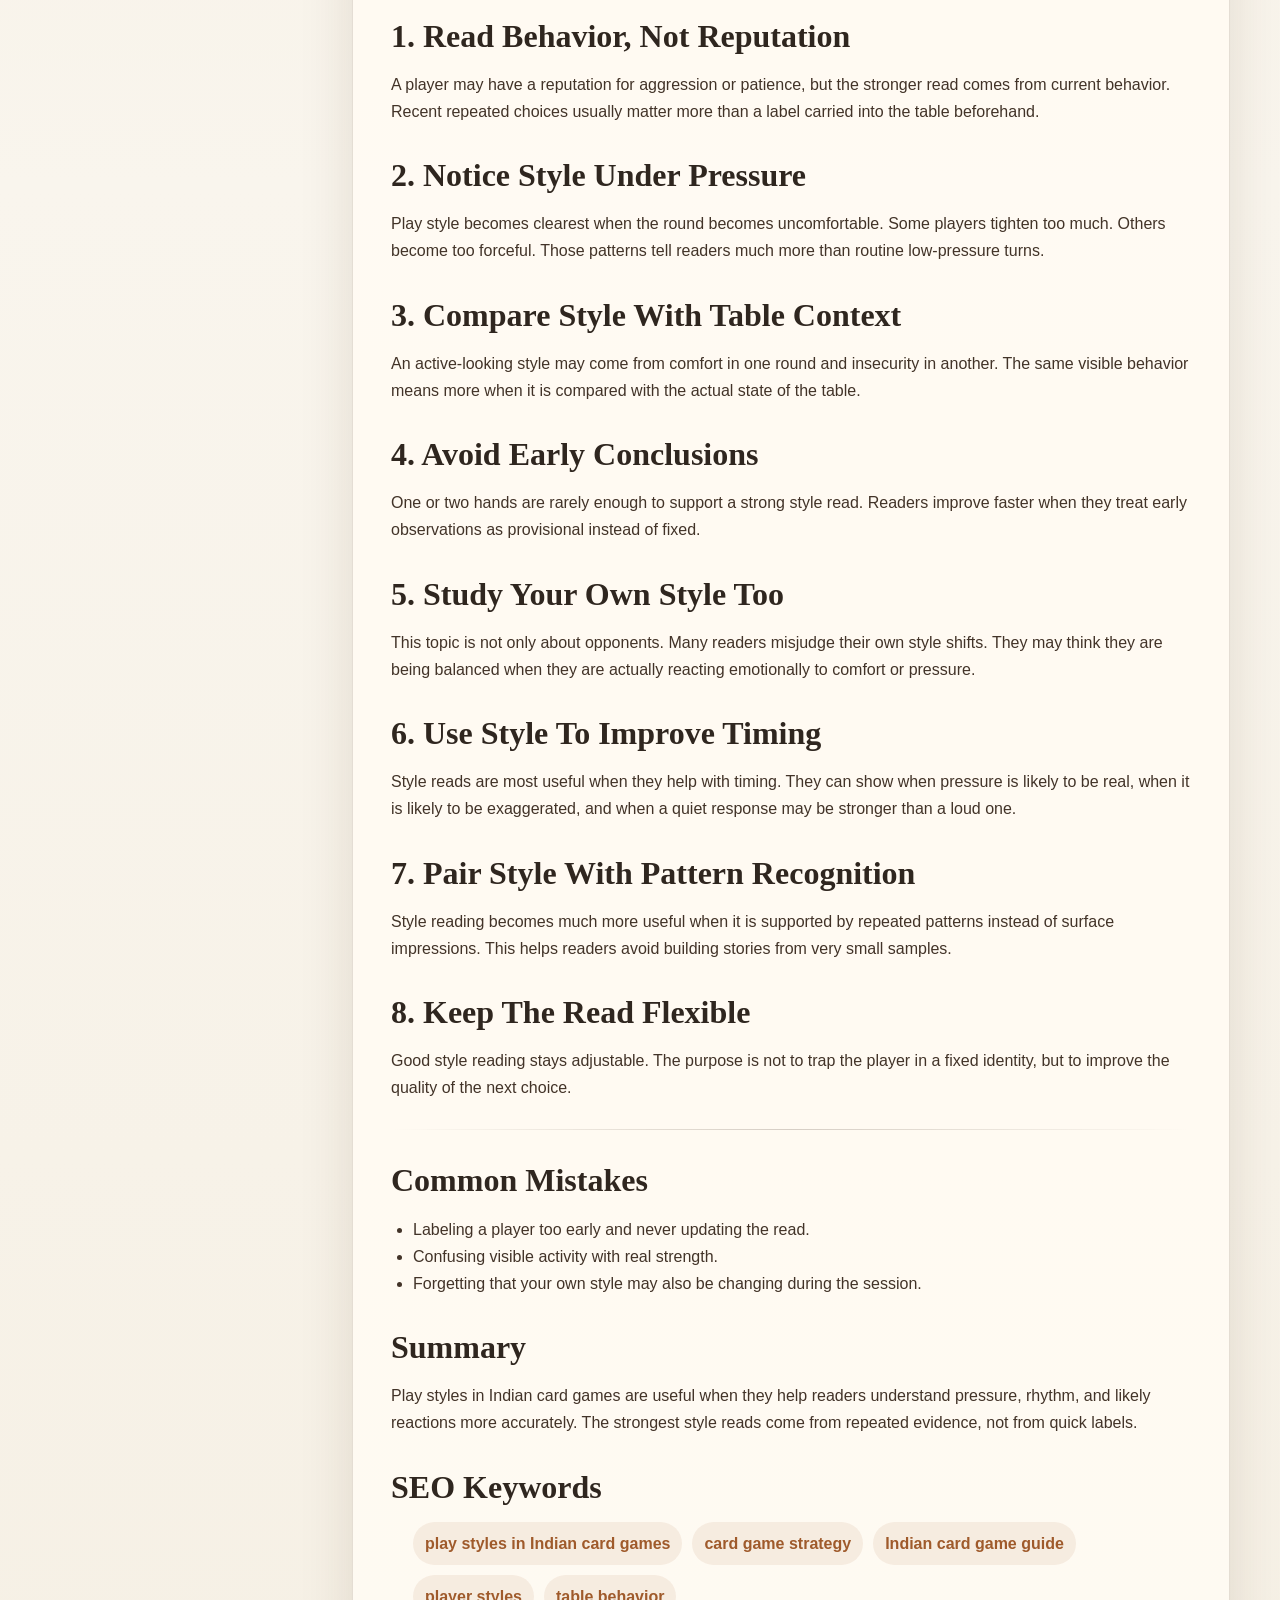
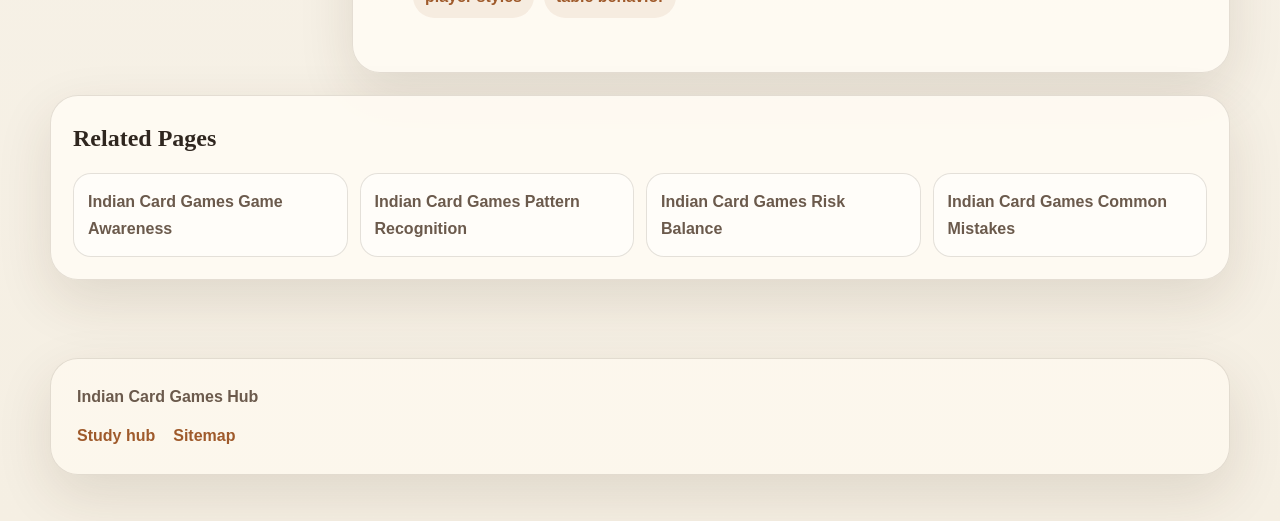
<file: play-styles.html>
<!DOCTYPE html>
<html lang="en">
<head><meta charset="UTF-8" /><meta name="viewport" content="width=device-width, initial-scale=1.0" /><title>Play Styles In Indian Card Games</title><meta name="description" content="A grounded teaching guide to play styles in Indian card games, focused on behavior, pressure, timing, and flexible reads." /><link rel="stylesheet" href="./assets/css/index.css" /></head>
<body>
  <header class="topbar"><div class="container topbar-inner"><div class="brand-block"><a class="brand" href="./index.html">Indian Card Games Hub</a><div class="brand-note">Shared card-game skills, practical table reading, and calmer review.</div></div><nav class="nav-links"><a href="./index.html">Home</a><a href="./fundamentals.html">Fundamentals</a><a href="./decision-making.html">Decisions</a><a href="./common-mistakes.html">Mistakes</a><a href="./game-awareness.html">Awareness</a><a href="./pattern-recognition.html">Patterns</a></nav></div></header>
  <main class="article-shell"><div class="container">
    <section class="article-hero reveal"><div class="article-hero-copy"><nav class="breadcrumbs"><a href="./index.html">Home</a><span>Play Styles</span></nav><span class="section-kicker">Player Behavior</span><h1>Play Styles In Indian Card Games</h1><p>Style reads are useful only when they explain pressure, timing, and likely reactions better than a quick label would.</p></div><figure class="article-hero-visual"><img src="./assets/images/play-styles.webp" alt="Indian Card Games Hub play styles illustration in a calm educational workspace" /></figure></section>
    <section class="article-layout"><aside class="toc-card reveal"><strong>On This Page</strong><ul><li><a href="#intro">Introduction</a></li><li><a href="#what">What Are Play Styles?</a></li><li><a href="#sections">Main Teaching Points</a></li><li><a href="#mistakes">Common Mistakes</a></li><li><a href="#summary">Summary</a></li></ul></aside><article class="article-card reveal">
      <h2 id="intro">Introduction</h2><p>Play styles in Indian card games matter because the same hand can become easier or harder to manage depending on who is across the table. A style read changes how pressure is interpreted, how much aggression is respected, and how quickly a reader should update their expectations.</p><p>This page explains how to study play styles in a grounded way without turning every player into a fixed label.</p><hr class="divider" />
      <h2>Play Styles Overview</h2><figure class="feature-image"><img src="./assets/images/play-styles.webp" alt="Indian Card Games Hub play styles illustration in a calm educational workspace" /></figure>
      <h2 id="what">What Are Play Styles?</h2><p>Play styles are recurring ways players approach risk, timing, pressure, and value. Some players are active and forceful. Some stay patient and defensive. Others change style depending on the round. The useful goal is not to describe people neatly, but to understand how their habits affect the current table.</p><hr class="divider" />
      <h2 id="sections">1. Read Behavior, Not Reputation</h2><p>A player may have a reputation for aggression or patience, but the stronger read comes from current behavior. Recent repeated choices usually matter more than a label carried into the table beforehand.</p>
      <h2>2. Notice Style Under Pressure</h2><p>Play style becomes clearest when the round becomes uncomfortable. Some players tighten too much. Others become too forceful. Those patterns tell readers much more than routine low-pressure turns.</p>
      <h2>3. Compare Style With Table Context</h2><p>An active-looking style may come from comfort in one round and insecurity in another. The same visible behavior means more when it is compared with the actual state of the table.</p>
      <h2>4. Avoid Early Conclusions</h2><p>One or two hands are rarely enough to support a strong style read. Readers improve faster when they treat early observations as provisional instead of fixed.</p>
      <h2>5. Study Your Own Style Too</h2><p>This topic is not only about opponents. Many readers misjudge their own style shifts. They may think they are being balanced when they are actually reacting emotionally to comfort or pressure.</p>
      <h2>6. Use Style To Improve Timing</h2><p>Style reads are most useful when they help with timing. They can show when pressure is likely to be real, when it is likely to be exaggerated, and when a quiet response may be stronger than a loud one.</p>
      <h2>7. Pair Style With Pattern Recognition</h2><p>Style reading becomes much more useful when it is supported by repeated patterns instead of surface impressions. This helps readers avoid building stories from very small samples.</p>
      <h2>8. Keep The Read Flexible</h2><p>Good style reading stays adjustable. The purpose is not to trap the player in a fixed identity, but to improve the quality of the next choice.</p>
      <hr class="divider" /><h2 id="mistakes">Common Mistakes</h2><ul><li>Labeling a player too early and never updating the read.</li><li>Confusing visible activity with real strength.</li><li>Forgetting that your own style may also be changing during the session.</li></ul>
      <h2 id="summary">Summary</h2><p>Play styles in Indian card games are useful when they help readers understand pressure, rhythm, and likely reactions more accurately. The strongest style reads come from repeated evidence, not from quick labels.</p>
      <h2>SEO Keywords</h2><ul class="keyword-list"><li>play styles in Indian card games</li><li>card game strategy</li><li>Indian card game guide</li><li>player styles</li><li>table behavior</li></ul>
    </article></section>
    <section class="related-panel reveal"><h2>Related Pages</h2><div class="related-list"><a href="./game-awareness.html">Indian Card Games Game Awareness</a><a href="./pattern-recognition.html">Indian Card Games Pattern Recognition</a><a href="./risk-balance.html">Indian Card Games Risk Balance</a><a href="./common-mistakes.html">Indian Card Games Common Mistakes</a></div></section>
  </div></main><footer class="footer"><div class="container footer-panel"><strong>Indian Card Games Hub</strong><div class="footer-links"><a href="./index.html">Study hub</a><a href="./sitemap.xml">Sitemap</a></div></div></footer><script src="./assets/js/index.js"></script>
</body></html>
</file>
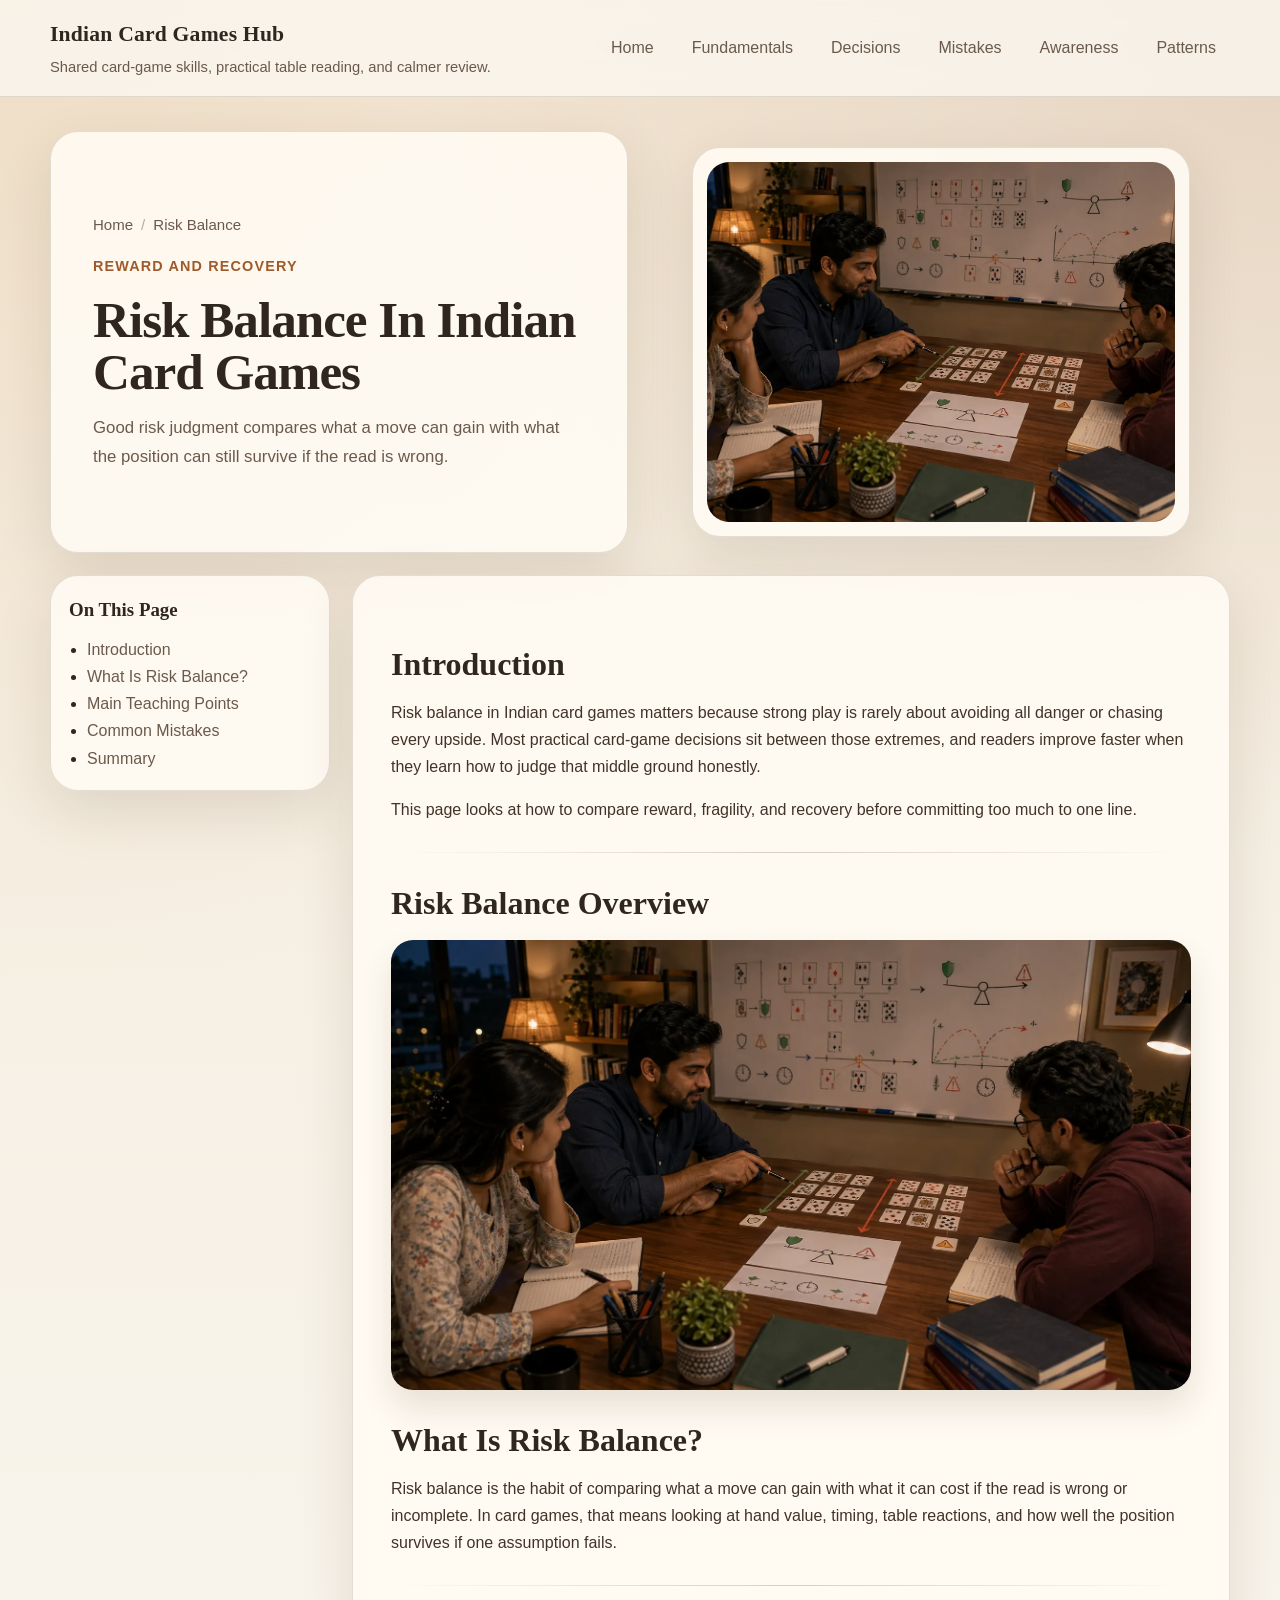
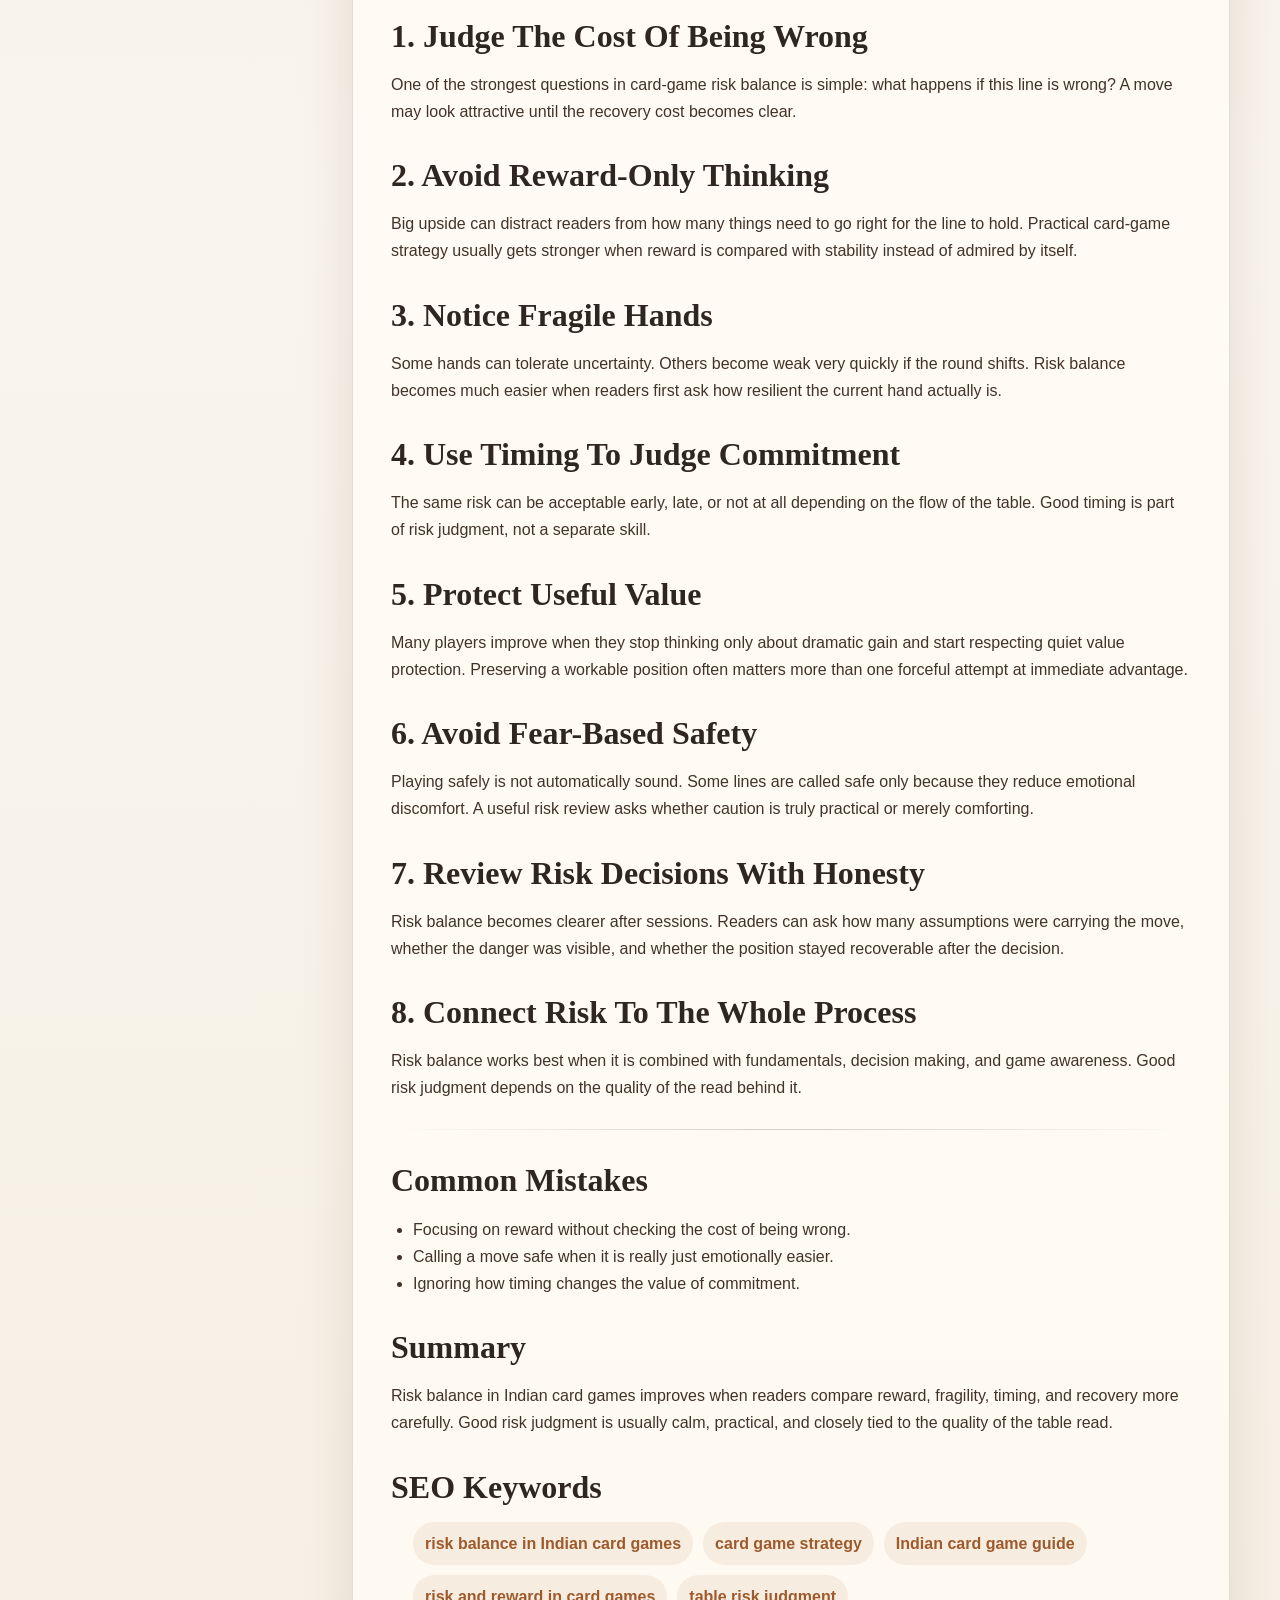
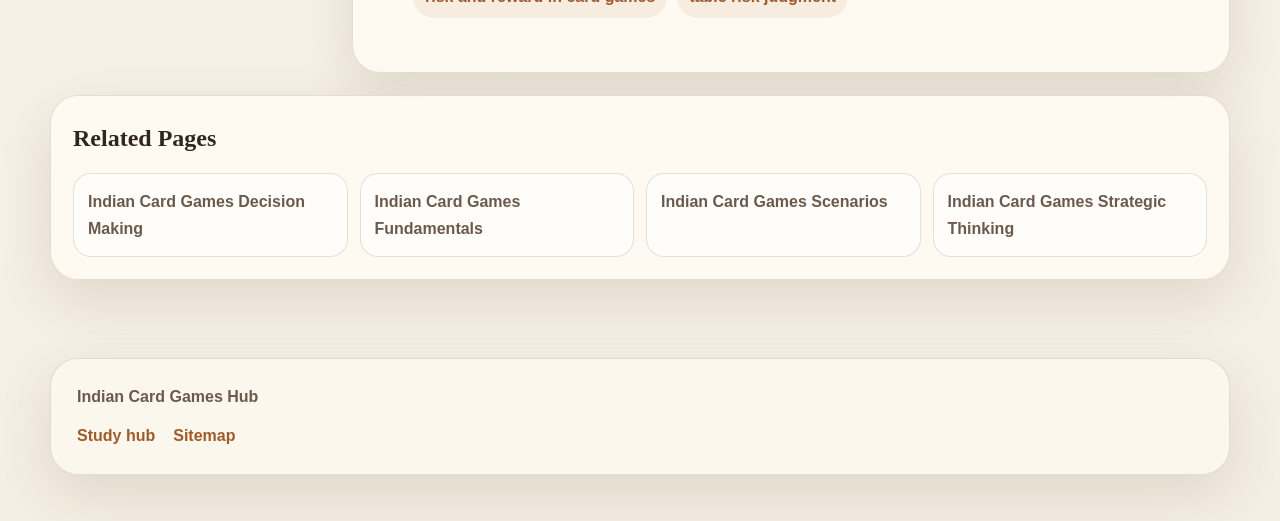
<file: risk-balance.html>
<!DOCTYPE html>
<html lang="en">
<head><meta charset="UTF-8" /><meta name="viewport" content="width=device-width, initial-scale=1.0" /><title>Risk Balance In Indian Card Games</title><meta name="description" content="A practical guide to risk balance in Indian card games, focused on reward, fragility, timing, value protection, and recovery." /><link rel="stylesheet" href="./assets/css/index.css" /></head>
<body>
  <header class="topbar"><div class="container topbar-inner"><div class="brand-block"><a class="brand" href="./index.html">Indian Card Games Hub</a><div class="brand-note">Shared card-game skills, practical table reading, and calmer review.</div></div><nav class="nav-links"><a href="./index.html">Home</a><a href="./fundamentals.html">Fundamentals</a><a href="./decision-making.html">Decisions</a><a href="./common-mistakes.html">Mistakes</a><a href="./game-awareness.html">Awareness</a><a href="./pattern-recognition.html">Patterns</a></nav></div></header>
  <main class="article-shell"><div class="container">
    <section class="article-hero reveal"><div class="article-hero-copy"><nav class="breadcrumbs"><a href="./index.html">Home</a><span>Risk Balance</span></nav><span class="section-kicker">Reward And Recovery</span><h1>Risk Balance In Indian Card Games</h1><p>Good risk judgment compares what a move can gain with what the position can still survive if the read is wrong.</p></div><figure class="article-hero-visual"><img src="./assets/images/risk-balance.webp" alt="Indian Card Games Hub risk balance illustration in a calm educational workspace" /></figure></section>
    <section class="article-layout"><aside class="toc-card reveal"><strong>On This Page</strong><ul><li><a href="#intro">Introduction</a></li><li><a href="#what">What Is Risk Balance?</a></li><li><a href="#sections">Main Teaching Points</a></li><li><a href="#mistakes">Common Mistakes</a></li><li><a href="#summary">Summary</a></li></ul></aside><article class="article-card reveal">
      <h2 id="intro">Introduction</h2><p>Risk balance in Indian card games matters because strong play is rarely about avoiding all danger or chasing every upside. Most practical card-game decisions sit between those extremes, and readers improve faster when they learn how to judge that middle ground honestly.</p><p>This page looks at how to compare reward, fragility, and recovery before committing too much to one line.</p><hr class="divider" />
      <h2>Risk Balance Overview</h2><figure class="feature-image"><img src="./assets/images/risk-balance.webp" alt="Indian Card Games Hub risk balance illustration in a calm educational workspace" /></figure>
      <h2 id="what">What Is Risk Balance?</h2><p>Risk balance is the habit of comparing what a move can gain with what it can cost if the read is wrong or incomplete. In card games, that means looking at hand value, timing, table reactions, and how well the position survives if one assumption fails.</p><hr class="divider" />
      <h2 id="sections">1. Judge The Cost Of Being Wrong</h2><p>One of the strongest questions in card-game risk balance is simple: what happens if this line is wrong? A move may look attractive until the recovery cost becomes clear.</p>
      <h2>2. Avoid Reward-Only Thinking</h2><p>Big upside can distract readers from how many things need to go right for the line to hold. Practical card-game strategy usually gets stronger when reward is compared with stability instead of admired by itself.</p>
      <h2>3. Notice Fragile Hands</h2><p>Some hands can tolerate uncertainty. Others become weak very quickly if the round shifts. Risk balance becomes much easier when readers first ask how resilient the current hand actually is.</p>
      <h2>4. Use Timing To Judge Commitment</h2><p>The same risk can be acceptable early, late, or not at all depending on the flow of the table. Good timing is part of risk judgment, not a separate skill.</p>
      <h2>5. Protect Useful Value</h2><p>Many players improve when they stop thinking only about dramatic gain and start respecting quiet value protection. Preserving a workable position often matters more than one forceful attempt at immediate advantage.</p>
      <h2>6. Avoid Fear-Based Safety</h2><p>Playing safely is not automatically sound. Some lines are called safe only because they reduce emotional discomfort. A useful risk review asks whether caution is truly practical or merely comforting.</p>
      <h2>7. Review Risk Decisions With Honesty</h2><p>Risk balance becomes clearer after sessions. Readers can ask how many assumptions were carrying the move, whether the danger was visible, and whether the position stayed recoverable after the decision.</p>
      <h2>8. Connect Risk To The Whole Process</h2><p>Risk balance works best when it is combined with fundamentals, decision making, and game awareness. Good risk judgment depends on the quality of the read behind it.</p>
      <hr class="divider" /><h2 id="mistakes">Common Mistakes</h2><ul><li>Focusing on reward without checking the cost of being wrong.</li><li>Calling a move safe when it is really just emotionally easier.</li><li>Ignoring how timing changes the value of commitment.</li></ul>
      <h2 id="summary">Summary</h2><p>Risk balance in Indian card games improves when readers compare reward, fragility, timing, and recovery more carefully. Good risk judgment is usually calm, practical, and closely tied to the quality of the table read.</p>
      <h2>SEO Keywords</h2><ul class="keyword-list"><li>risk balance in Indian card games</li><li>card game strategy</li><li>Indian card game guide</li><li>risk and reward in card games</li><li>table risk judgment</li></ul>
    </article></section>
    <section class="related-panel reveal"><h2>Related Pages</h2><div class="related-list"><a href="./decision-making.html">Indian Card Games Decision Making</a><a href="./fundamentals.html">Indian Card Games Fundamentals</a><a href="./scenarios.html">Indian Card Games Scenarios</a><a href="./strategic-thinking.html">Indian Card Games Strategic Thinking</a></div></section>
  </div></main><footer class="footer"><div class="container footer-panel"><strong>Indian Card Games Hub</strong><div class="footer-links"><a href="./index.html">Study hub</a><a href="./sitemap.xml">Sitemap</a></div></div></footer><script src="./assets/js/index.js"></script>
</body></html>
</file>
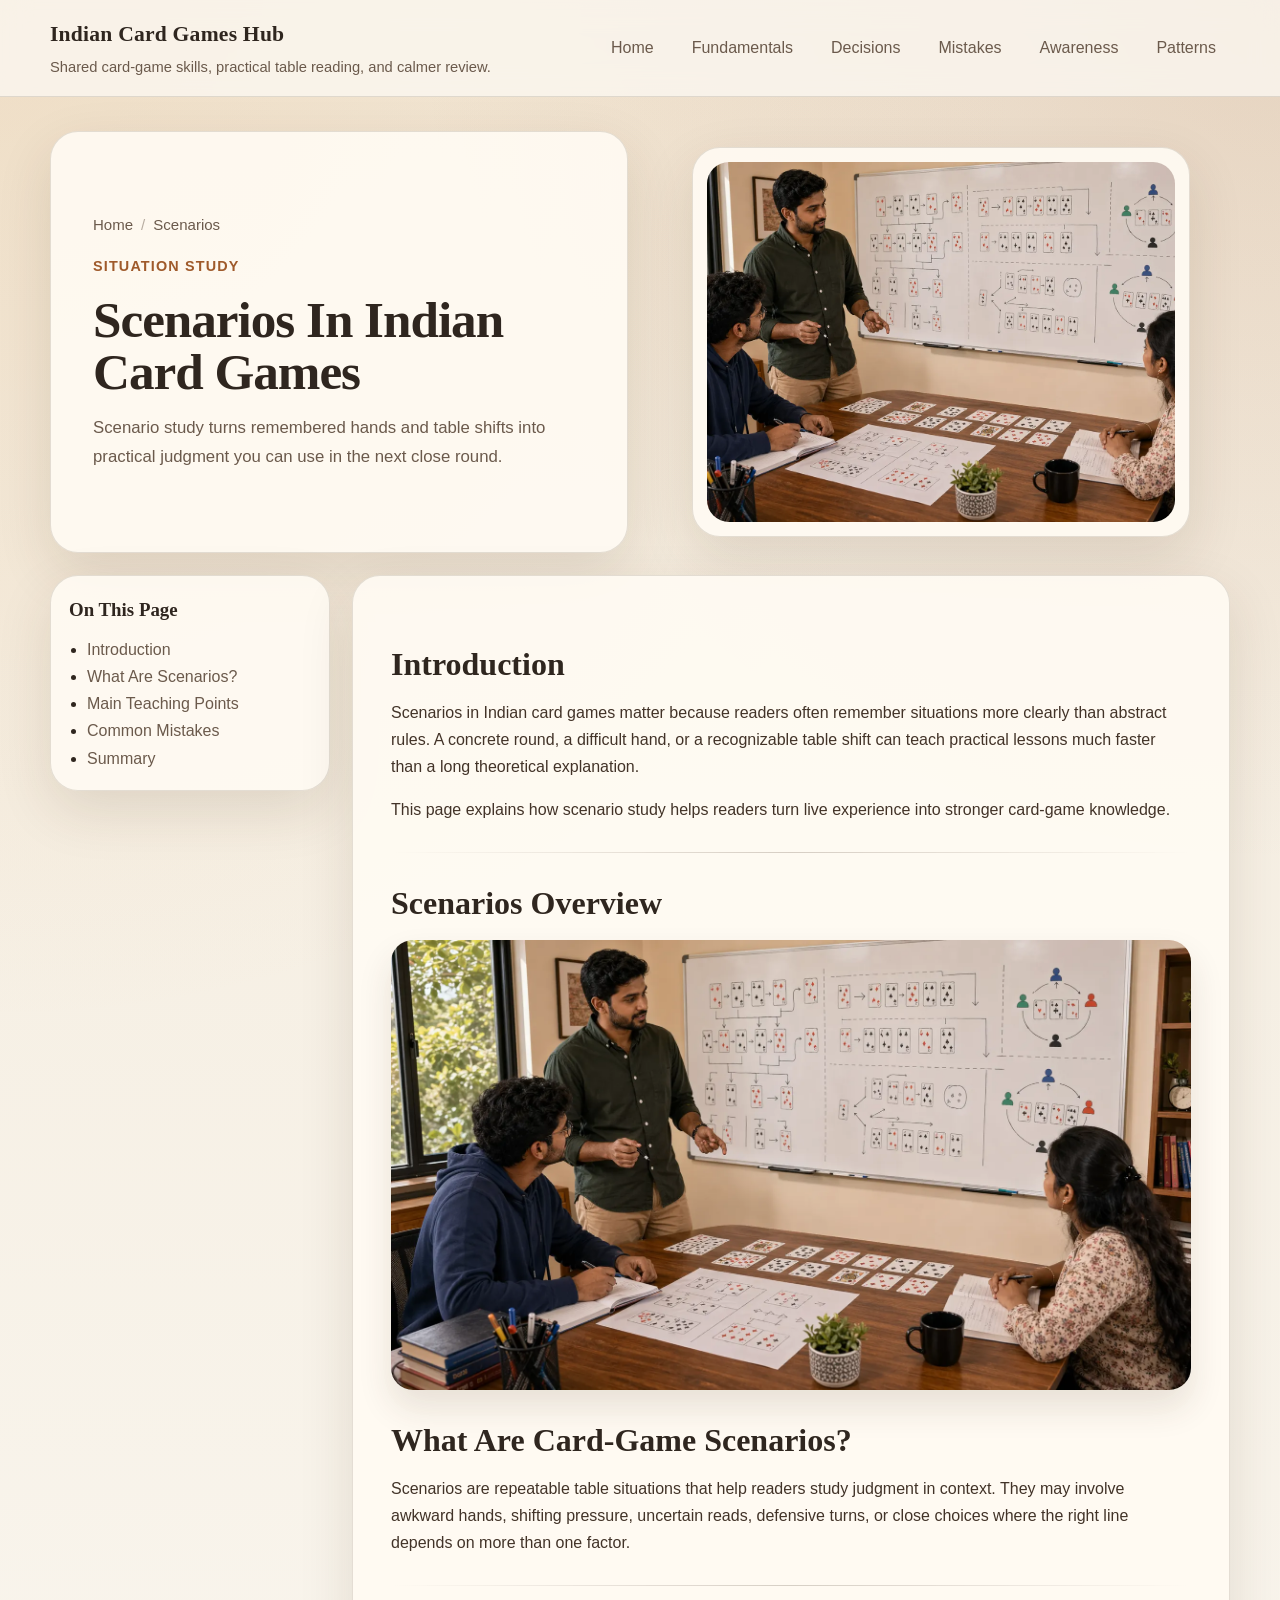
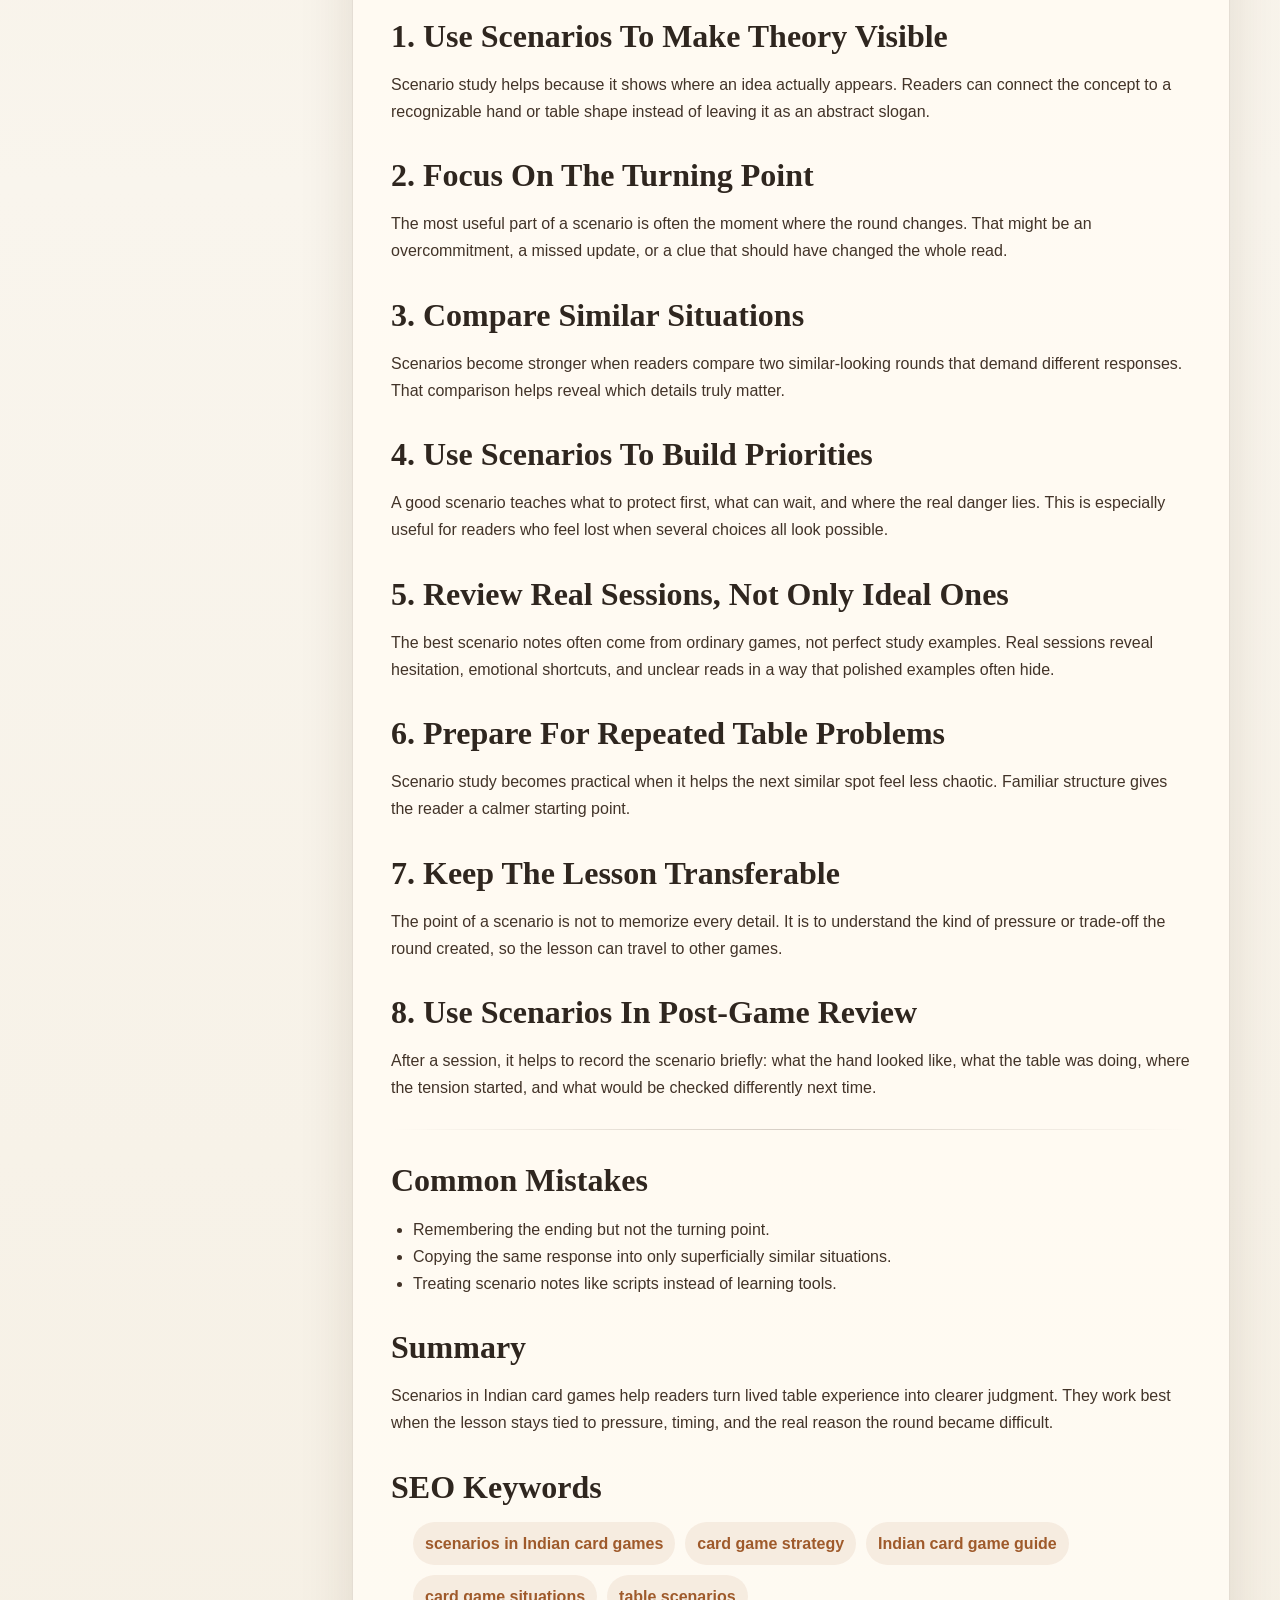
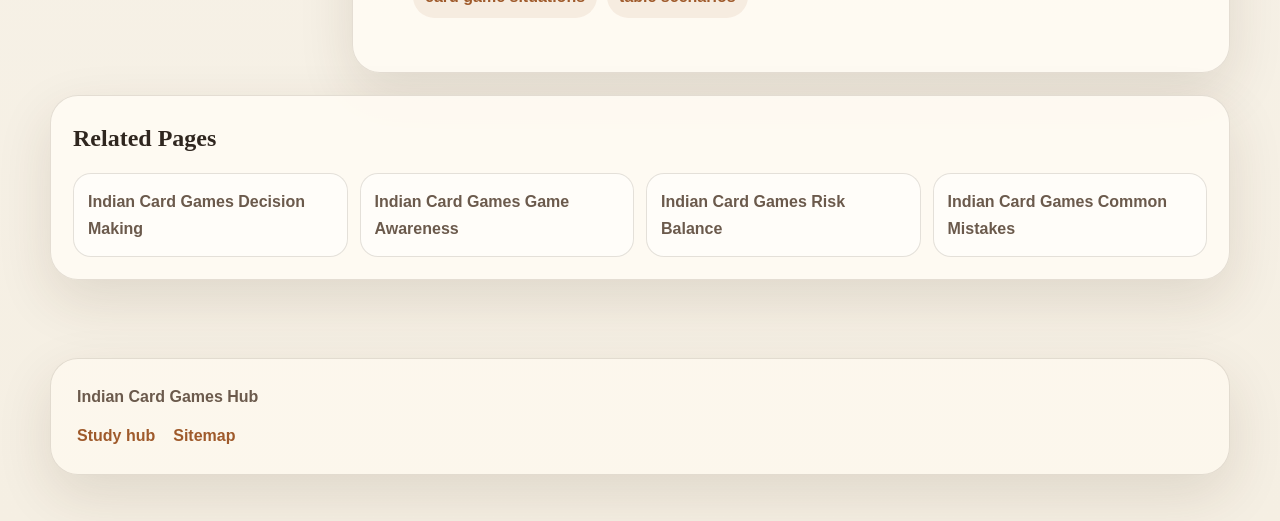
<file: scenarios.html>
<!DOCTYPE html>
<html lang="en">
<head><meta charset="UTF-8" /><meta name="viewport" content="width=device-width, initial-scale=1.0" /><title>Scenarios In Indian Card Games</title><meta name="description" content="A teaching guide to scenarios in Indian card games, focused on turning points, real sessions, transferable lessons, and post-game review." /><link rel="stylesheet" href="./assets/css/index.css" /></head>
<body>
  <header class="topbar"><div class="container topbar-inner"><div class="brand-block"><a class="brand" href="./index.html">Indian Card Games Hub</a><div class="brand-note">Shared card-game skills, practical table reading, and calmer review.</div></div><nav class="nav-links"><a href="./index.html">Home</a><a href="./fundamentals.html">Fundamentals</a><a href="./decision-making.html">Decisions</a><a href="./common-mistakes.html">Mistakes</a><a href="./game-awareness.html">Awareness</a><a href="./pattern-recognition.html">Patterns</a></nav></div></header>
  <main class="article-shell"><div class="container">
    <section class="article-hero reveal"><div class="article-hero-copy"><nav class="breadcrumbs"><a href="./index.html">Home</a><span>Scenarios</span></nav><span class="section-kicker">Situation Study</span><h1>Scenarios In Indian Card Games</h1><p>Scenario study turns remembered hands and table shifts into practical judgment you can use in the next close round.</p></div><figure class="article-hero-visual"><img src="./assets/images/scenarios.webp" alt="Indian Card Games Hub scenarios illustration in a calm educational workspace" /></figure></section>
    <section class="article-layout"><aside class="toc-card reveal"><strong>On This Page</strong><ul><li><a href="#intro">Introduction</a></li><li><a href="#what">What Are Scenarios?</a></li><li><a href="#sections">Main Teaching Points</a></li><li><a href="#mistakes">Common Mistakes</a></li><li><a href="#summary">Summary</a></li></ul></aside><article class="article-card reveal">
      <h2 id="intro">Introduction</h2><p>Scenarios in Indian card games matter because readers often remember situations more clearly than abstract rules. A concrete round, a difficult hand, or a recognizable table shift can teach practical lessons much faster than a long theoretical explanation.</p><p>This page explains how scenario study helps readers turn live experience into stronger card-game knowledge.</p><hr class="divider" />
      <h2>Scenarios Overview</h2><figure class="feature-image"><img src="./assets/images/scenarios.webp" alt="Indian Card Games Hub scenarios illustration in a calm educational workspace" /></figure>
      <h2 id="what">What Are Card-Game Scenarios?</h2><p>Scenarios are repeatable table situations that help readers study judgment in context. They may involve awkward hands, shifting pressure, uncertain reads, defensive turns, or close choices where the right line depends on more than one factor.</p><hr class="divider" />
      <h2 id="sections">1. Use Scenarios To Make Theory Visible</h2><p>Scenario study helps because it shows where an idea actually appears. Readers can connect the concept to a recognizable hand or table shape instead of leaving it as an abstract slogan.</p>
      <h2>2. Focus On The Turning Point</h2><p>The most useful part of a scenario is often the moment where the round changes. That might be an overcommitment, a missed update, or a clue that should have changed the whole read.</p>
      <h2>3. Compare Similar Situations</h2><p>Scenarios become stronger when readers compare two similar-looking rounds that demand different responses. That comparison helps reveal which details truly matter.</p>
      <h2>4. Use Scenarios To Build Priorities</h2><p>A good scenario teaches what to protect first, what can wait, and where the real danger lies. This is especially useful for readers who feel lost when several choices all look possible.</p>
      <h2>5. Review Real Sessions, Not Only Ideal Ones</h2><p>The best scenario notes often come from ordinary games, not perfect study examples. Real sessions reveal hesitation, emotional shortcuts, and unclear reads in a way that polished examples often hide.</p>
      <h2>6. Prepare For Repeated Table Problems</h2><p>Scenario study becomes practical when it helps the next similar spot feel less chaotic. Familiar structure gives the reader a calmer starting point.</p>
      <h2>7. Keep The Lesson Transferable</h2><p>The point of a scenario is not to memorize every detail. It is to understand the kind of pressure or trade-off the round created, so the lesson can travel to other games.</p>
      <h2>8. Use Scenarios In Post-Game Review</h2><p>After a session, it helps to record the scenario briefly: what the hand looked like, what the table was doing, where the tension started, and what would be checked differently next time.</p>
      <hr class="divider" /><h2 id="mistakes">Common Mistakes</h2><ul><li>Remembering the ending but not the turning point.</li><li>Copying the same response into only superficially similar situations.</li><li>Treating scenario notes like scripts instead of learning tools.</li></ul>
      <h2 id="summary">Summary</h2><p>Scenarios in Indian card games help readers turn lived table experience into clearer judgment. They work best when the lesson stays tied to pressure, timing, and the real reason the round became difficult.</p>
      <h2>SEO Keywords</h2><ul class="keyword-list"><li>scenarios in Indian card games</li><li>card game strategy</li><li>Indian card game guide</li><li>card game situations</li><li>table scenarios</li></ul>
    </article></section>
    <section class="related-panel reveal"><h2>Related Pages</h2><div class="related-list"><a href="./decision-making.html">Indian Card Games Decision Making</a><a href="./game-awareness.html">Indian Card Games Game Awareness</a><a href="./risk-balance.html">Indian Card Games Risk Balance</a><a href="./common-mistakes.html">Indian Card Games Common Mistakes</a></div></section>
  </div></main><footer class="footer"><div class="container footer-panel"><strong>Indian Card Games Hub</strong><div class="footer-links"><a href="./index.html">Study hub</a><a href="./sitemap.xml">Sitemap</a></div></div></footer><script src="./assets/js/index.js"></script>
</body></html>
</file>
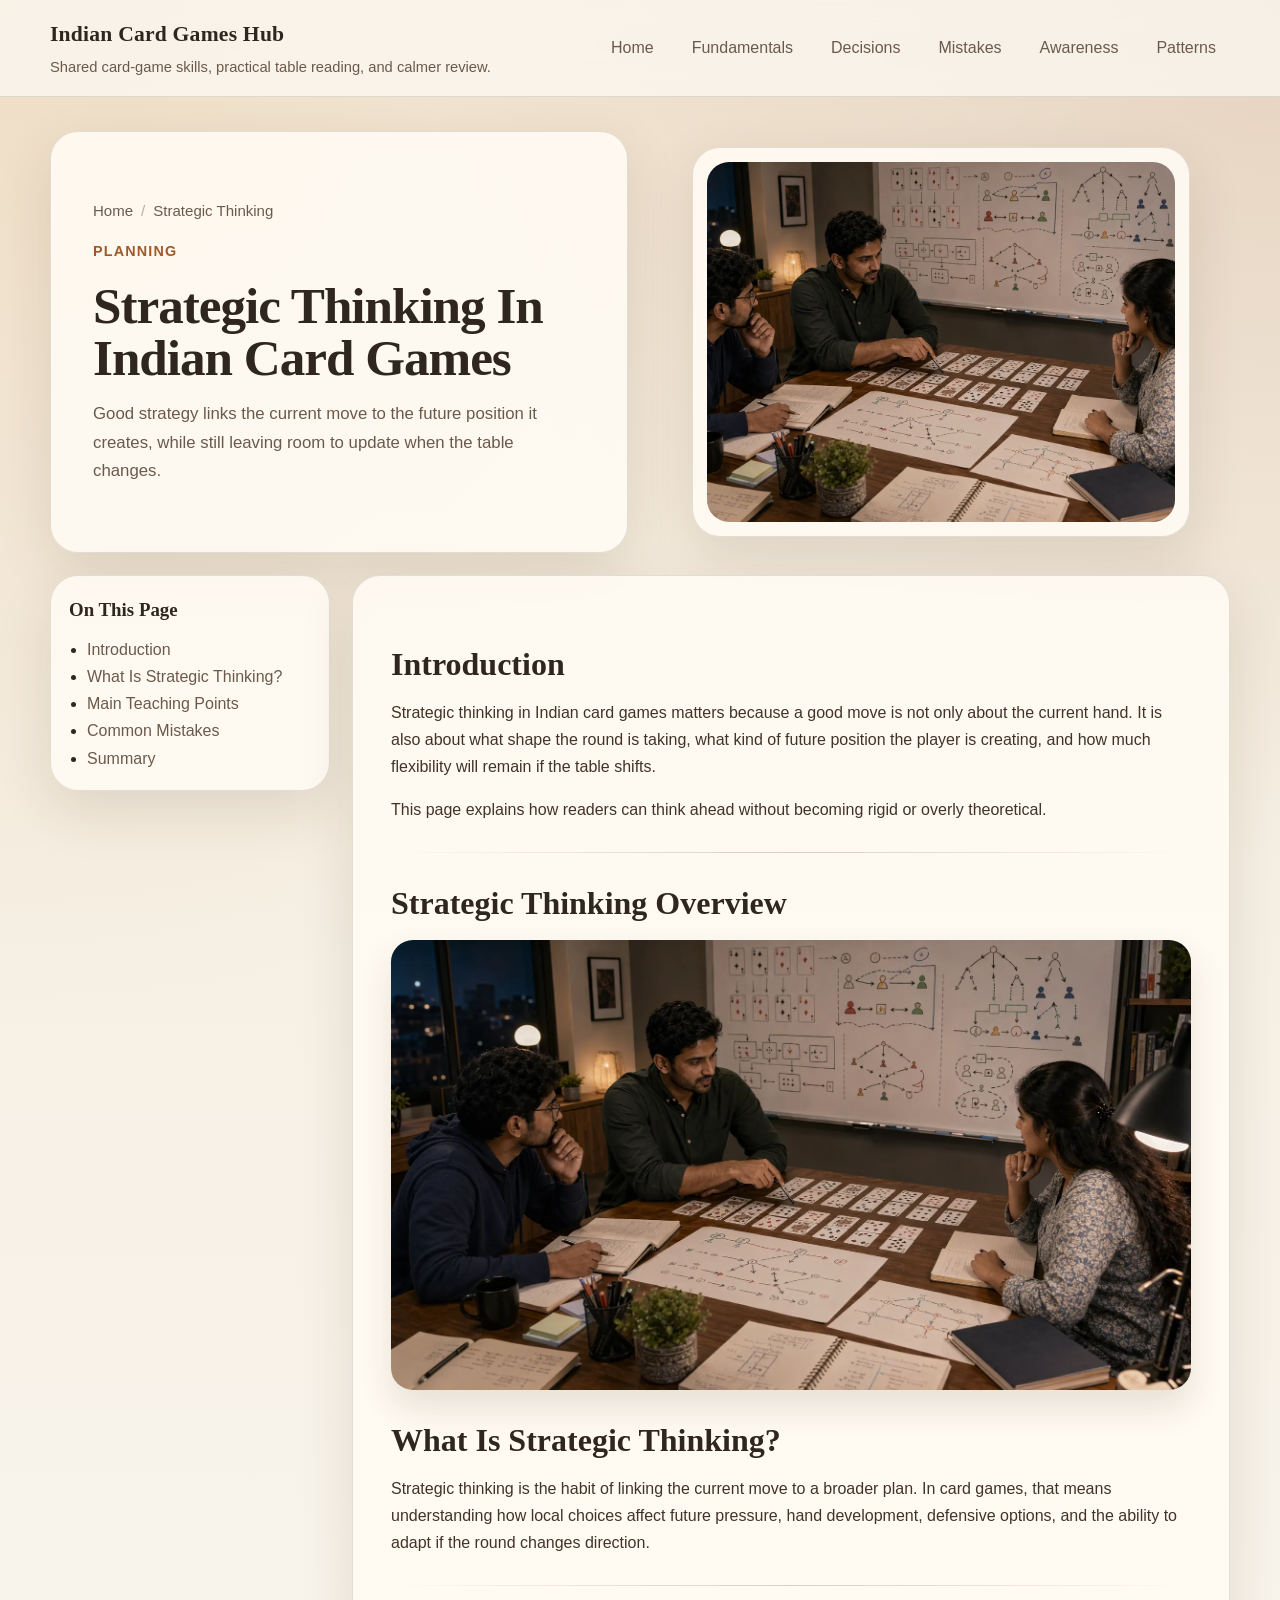
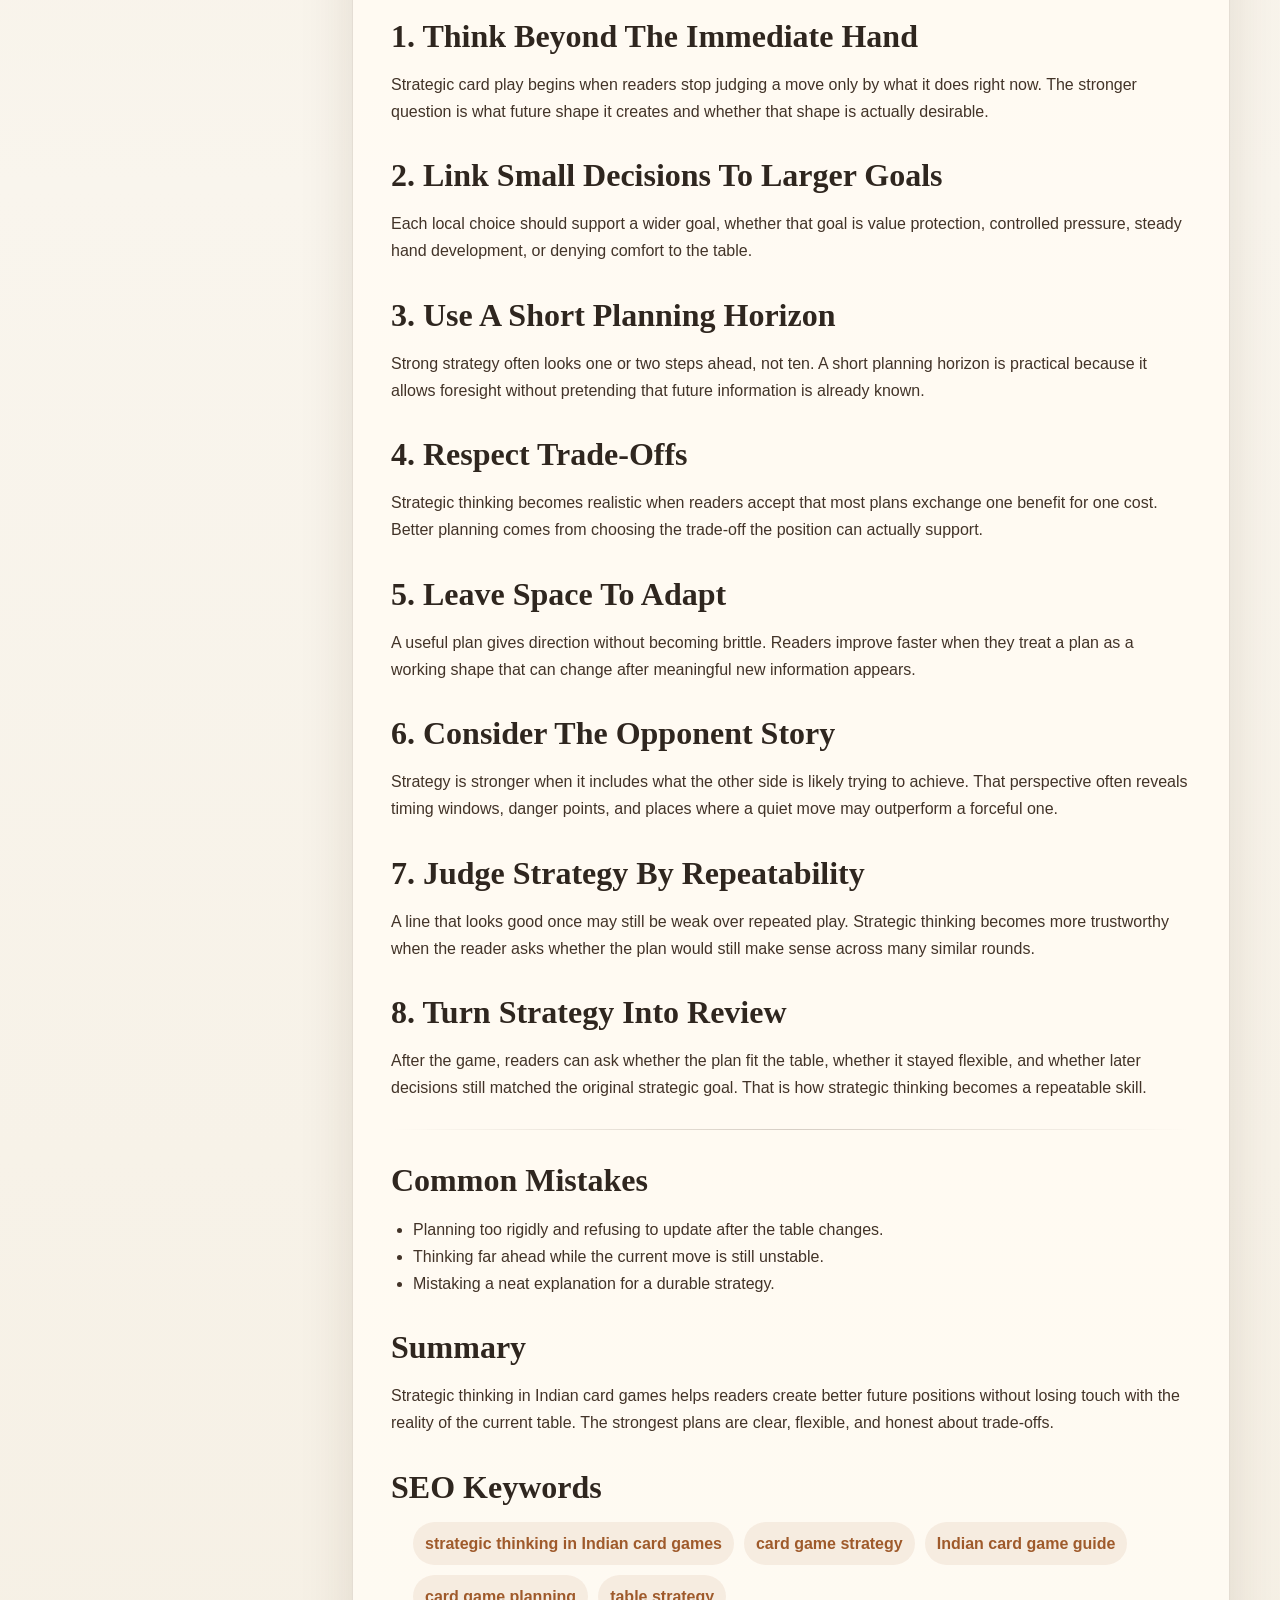
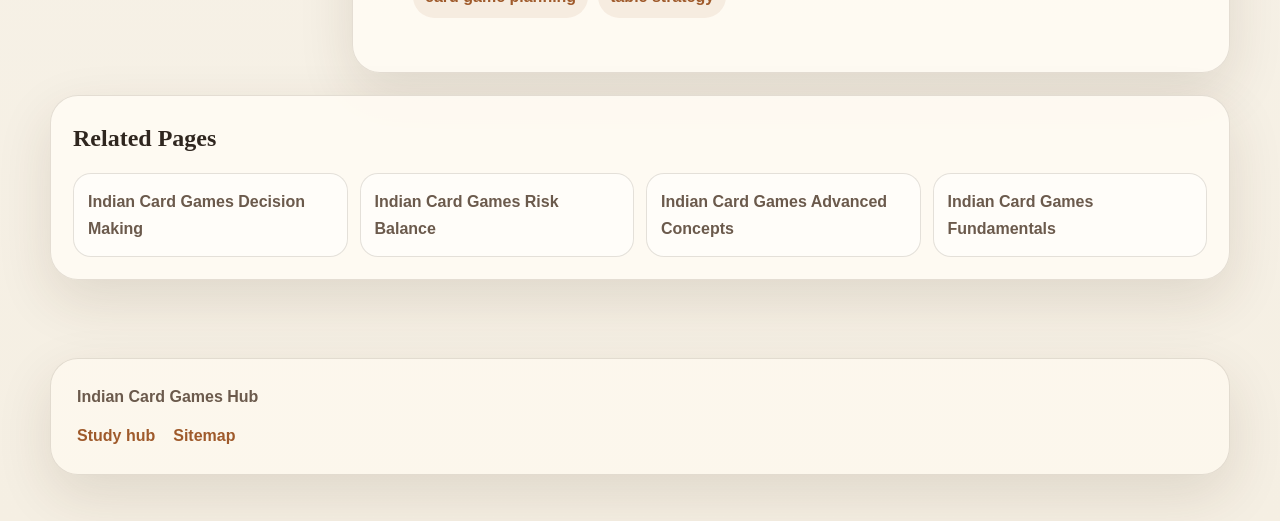
<file: strategic-thinking.html>
<!DOCTYPE html>
<html lang="en">
<head><meta charset="UTF-8" /><meta name="viewport" content="width=device-width, initial-scale=1.0" /><title>Strategic Thinking In Indian Card Games</title><meta name="description" content="A practical teaching guide to strategic thinking in Indian card games, focused on future positions, trade-offs, adaptation, and repeatable review." /><link rel="stylesheet" href="./assets/css/index.css" /></head>
<body>
  <header class="topbar"><div class="container topbar-inner"><div class="brand-block"><a class="brand" href="./index.html">Indian Card Games Hub</a><div class="brand-note">Shared card-game skills, practical table reading, and calmer review.</div></div><nav class="nav-links"><a href="./index.html">Home</a><a href="./fundamentals.html">Fundamentals</a><a href="./decision-making.html">Decisions</a><a href="./common-mistakes.html">Mistakes</a><a href="./game-awareness.html">Awareness</a><a href="./pattern-recognition.html">Patterns</a></nav></div></header>
  <main class="article-shell"><div class="container">
    <section class="article-hero reveal"><div class="article-hero-copy"><nav class="breadcrumbs"><a href="./index.html">Home</a><span>Strategic Thinking</span></nav><span class="section-kicker">Planning</span><h1>Strategic Thinking In Indian Card Games</h1><p>Good strategy links the current move to the future position it creates, while still leaving room to update when the table changes.</p></div><figure class="article-hero-visual"><img src="./assets/images/strategic-thinking.webp" alt="Indian Card Games Hub strategic thinking illustration in a calm educational workspace" /></figure></section>
    <section class="article-layout"><aside class="toc-card reveal"><strong>On This Page</strong><ul><li><a href="#intro">Introduction</a></li><li><a href="#what">What Is Strategic Thinking?</a></li><li><a href="#sections">Main Teaching Points</a></li><li><a href="#mistakes">Common Mistakes</a></li><li><a href="#summary">Summary</a></li></ul></aside><article class="article-card reveal">
      <h2 id="intro">Introduction</h2><p>Strategic thinking in Indian card games matters because a good move is not only about the current hand. It is also about what shape the round is taking, what kind of future position the player is creating, and how much flexibility will remain if the table shifts.</p><p>This page explains how readers can think ahead without becoming rigid or overly theoretical.</p><hr class="divider" />
      <h2>Strategic Thinking Overview</h2><figure class="feature-image"><img src="./assets/images/strategic-thinking.webp" alt="Indian Card Games Hub strategic thinking illustration in a calm educational workspace" /></figure>
      <h2 id="what">What Is Strategic Thinking?</h2><p>Strategic thinking is the habit of linking the current move to a broader plan. In card games, that means understanding how local choices affect future pressure, hand development, defensive options, and the ability to adapt if the round changes direction.</p><hr class="divider" />
      <h2 id="sections">1. Think Beyond The Immediate Hand</h2><p>Strategic card play begins when readers stop judging a move only by what it does right now. The stronger question is what future shape it creates and whether that shape is actually desirable.</p>
      <h2>2. Link Small Decisions To Larger Goals</h2><p>Each local choice should support a wider goal, whether that goal is value protection, controlled pressure, steady hand development, or denying comfort to the table.</p>
      <h2>3. Use A Short Planning Horizon</h2><p>Strong strategy often looks one or two steps ahead, not ten. A short planning horizon is practical because it allows foresight without pretending that future information is already known.</p>
      <h2>4. Respect Trade-Offs</h2><p>Strategic thinking becomes realistic when readers accept that most plans exchange one benefit for one cost. Better planning comes from choosing the trade-off the position can actually support.</p>
      <h2>5. Leave Space To Adapt</h2><p>A useful plan gives direction without becoming brittle. Readers improve faster when they treat a plan as a working shape that can change after meaningful new information appears.</p>
      <h2>6. Consider The Opponent Story</h2><p>Strategy is stronger when it includes what the other side is likely trying to achieve. That perspective often reveals timing windows, danger points, and places where a quiet move may outperform a forceful one.</p>
      <h2>7. Judge Strategy By Repeatability</h2><p>A line that looks good once may still be weak over repeated play. Strategic thinking becomes more trustworthy when the reader asks whether the plan would still make sense across many similar rounds.</p>
      <h2>8. Turn Strategy Into Review</h2><p>After the game, readers can ask whether the plan fit the table, whether it stayed flexible, and whether later decisions still matched the original strategic goal. That is how strategic thinking becomes a repeatable skill.</p>
      <hr class="divider" /><h2 id="mistakes">Common Mistakes</h2><ul><li>Planning too rigidly and refusing to update after the table changes.</li><li>Thinking far ahead while the current move is still unstable.</li><li>Mistaking a neat explanation for a durable strategy.</li></ul>
      <h2 id="summary">Summary</h2><p>Strategic thinking in Indian card games helps readers create better future positions without losing touch with the reality of the current table. The strongest plans are clear, flexible, and honest about trade-offs.</p>
      <h2>SEO Keywords</h2><ul class="keyword-list"><li>strategic thinking in Indian card games</li><li>card game strategy</li><li>Indian card game guide</li><li>card game planning</li><li>table strategy</li></ul>
    </article></section>
    <section class="related-panel reveal"><h2>Related Pages</h2><div class="related-list"><a href="./decision-making.html">Indian Card Games Decision Making</a><a href="./risk-balance.html">Indian Card Games Risk Balance</a><a href="./advanced-concepts.html">Indian Card Games Advanced Concepts</a><a href="./fundamentals.html">Indian Card Games Fundamentals</a></div></section>
  </div></main><footer class="footer"><div class="container footer-panel"><strong>Indian Card Games Hub</strong><div class="footer-links"><a href="./index.html">Study hub</a><a href="./sitemap.xml">Sitemap</a></div></div></footer><script src="./assets/js/index.js"></script>
</body></html>
</file>
<file: assets/css/index.css>
:root {
  --bg: #f5efe3;
  --bg-soft: #fbf8f1;
  --panel: rgba(255, 251, 243, 0.9);
  --panel-strong: #fffaf0;
  --ink: #2f261f;
  --muted: #6b5a4c;
  --line: rgba(68, 49, 33, 0.14);
  --accent: #9f5a2b;
  --accent-soft: #d8883a;
  --shadow: 0 20px 55px rgba(63, 38, 20, 0.12);
  --radius-lg: 28px;
  --radius-md: 18px;
  --radius-sm: 12px;
  --container: 1180px;
}

* {
  box-sizing: border-box;
}

html {
  scroll-behavior: smooth;
}

body {
  margin: 0;
  font-family: "Source Sans 3", "Segoe UI", sans-serif;
  color: var(--ink);
  background:
    radial-gradient(circle at top left, rgba(221, 170, 108, 0.2), transparent 26%),
    radial-gradient(circle at top right, rgba(159, 90, 43, 0.16), transparent 22%),
    linear-gradient(180deg, #f3eadb 0%, #f9f5ed 48%, #f5efe3 100%);
  line-height: 1.7;
}

img {
  max-width: 100%;
  display: block;
}

a {
  color: inherit;
  text-decoration: none;
}

.container {
  width: min(var(--container), calc(100% - 32px));
  margin: 0 auto;
}

.topbar {
  position: sticky;
  top: 0;
  z-index: 10;
  backdrop-filter: blur(14px);
  background: rgba(251, 248, 241, 0.78);
  border-bottom: 1px solid var(--line);
}

.topbar-inner {
  display: flex;
  align-items: center;
  justify-content: space-between;
  gap: 24px;
  padding: 16px 0;
}

.brand-block {
  display: flex;
  flex-direction: column;
  gap: 2px;
}

.brand {
  font-family: "Alegreya", Georgia, serif;
  font-size: 1.35rem;
  font-weight: 700;
  letter-spacing: 0.01em;
}

.brand-note {
  color: var(--muted);
  font-size: 0.92rem;
}

.nav-links {
  display: flex;
  flex-wrap: wrap;
  justify-content: flex-end;
  gap: 10px;
}

.nav-links a {
  padding: 10px 14px;
  border-radius: 999px;
  color: var(--muted);
  transition: background-color 0.2s ease, color 0.2s ease, transform 0.2s ease;
}

.nav-links a:hover {
  background: rgba(159, 90, 43, 0.1);
  color: var(--ink);
  transform: translateY(-1px);
}

.nav-links a.active {
  background: rgba(159, 90, 43, 0.13);
  color: var(--ink);
}

.hero {
  padding: 34px 0 18px;
}

.hero-shell {
  display: grid;
  gap: 18px;
}

.hero-main {
  display: grid;
  grid-template-columns: minmax(0, 1.08fr) minmax(320px, 0.92fr);
  gap: 18px;
  align-items: stretch;
}

.hero-story,
.hero-frame {
  background: var(--panel);
  border: 1px solid var(--line);
  border-radius: var(--radius-lg);
  box-shadow: var(--shadow);
}

.hero-story {
  padding: 28px 30px 30px;
  display: grid;
  align-content: space-between;
  gap: 20px;
}

.hero-story-top {
  display: grid;
  gap: 14px;
}

.hero-tag {
  display: inline-flex;
  width: fit-content;
  align-items: center;
  padding: 8px 14px;
  border-radius: 999px;
  background: rgba(159, 90, 43, 0.1);
  color: var(--accent);
  font-size: 0.92rem;
  font-weight: 700;
}

.hero-intro {
  margin: 0;
  color: var(--muted);
  font-size: 0.96rem;
  max-width: 48ch;
}

.hero h1 {
  margin: 0;
  font-family: "Alegreya", Georgia, serif;
  font-size: clamp(1.35rem, 2vw, 1.75rem);
  line-height: 1.3;
  letter-spacing: 0;
  font-weight: 600;
  max-width: none;
  text-wrap: balance;
}

.hero-summary {
  margin: 0;
  color: #48392e;
  font-size: 1rem;
  max-width: 54ch;
}

.hero-actions {
  display: flex;
  flex-wrap: wrap;
  gap: 12px;
}

.cta-btn,
.ghost-btn {
  display: inline-flex;
  align-items: center;
  justify-content: center;
  min-height: 48px;
  padding: 0 18px;
  border-radius: 999px;
  font-weight: 600;
  transition: transform 0.2s ease, box-shadow 0.2s ease, background-color 0.2s ease;
}

.cta-btn {
  background: linear-gradient(135deg, var(--accent) 0%, var(--accent-soft) 100%);
  color: #fffdf9;
  box-shadow: 0 14px 30px rgba(159, 90, 43, 0.24);
}

.ghost-btn {
  border: 1px solid rgba(68, 49, 33, 0.14);
  background: rgba(255, 255, 255, 0.58);
  color: var(--ink);
}

.cta-btn:hover,
.ghost-btn:hover {
  transform: translateY(-1px);
}

.hero-frame {
  padding: 14px;
  display: grid;
  gap: 14px;
  background:
    linear-gradient(180deg, rgba(255, 252, 246, 0.96) 0%, rgba(248, 241, 229, 0.92) 100%);
}

.hero-frame-media {
  overflow: hidden;
  border-radius: 22px;
  border: 1px solid rgba(68, 49, 33, 0.1);
  height: 100%;
  min-height: 320px;
}

.hero-frame-media img {
  width: 100%;
  height: 100%;
  object-fit: cover;
  object-position: center;
}

.hero-frame-caption {
  margin: 0;
  color: var(--muted);
  font-size: 0.95rem;
  line-height: 1.58;
}

.hero-rail {
  display: grid;
  grid-template-columns: repeat(3, minmax(0, 1fr));
  gap: 12px;
}

.hero-rail-card {
  padding: 18px 18px;
  border-radius: 18px;
  background: rgba(255, 250, 240, 0.78);
  border: 1px solid var(--line);
  box-shadow: var(--shadow);
}

.hero-rail-card strong {
  display: block;
  margin-bottom: 7px;
  font-family: "Alegreya", Georgia, serif;
  font-size: 1.15rem;
}

.hero-rail-card p {
  margin: 0;
  background: rgba(255, 255, 255, 0.35);
  border-radius: 12px;
  padding: 12px 14px;
  color: var(--muted);
  font-size: 0.93rem;
  line-height: 1.55;
}

.section {
  padding: 22px 0 46px;
}

.section-head {
  display: flex;
  justify-content: space-between;
  gap: 20px;
  align-items: end;
  margin-bottom: 22px;
}

.section-kicker {
  color: var(--accent);
  font-size: 0.9rem;
  font-weight: 700;
  text-transform: uppercase;
  letter-spacing: 0.08em;
}

.section h2 {
  margin: 6px 0 8px;
  font-family: "Alegreya", Georgia, serif;
  font-size: clamp(1.9rem, 2.7vw, 2.8rem);
  line-height: 1.12;
}

.section-desc {
  max-width: 64ch;
  color: var(--muted);
  font-size: 1.02rem;
}

.about-panel {
  display: grid;
  grid-template-columns: 0.9fr 1.15fr 0.95fr;
  gap: 18px;
  align-items: start;
  padding: 26px;
  background: rgba(255, 250, 240, 0.7);
  border: 1px solid var(--line);
  border-radius: var(--radius-lg);
  box-shadow: var(--shadow);
}

.about-label {
  display: grid;
  gap: 8px;
}

.about-label h2 {
  margin: 0;
  font-family: "Alegreya", Georgia, serif;
  font-size: clamp(2.15rem, 4vw, 4rem);
  line-height: 0.96;
  letter-spacing: -0.03em;
  max-width: 7.5ch;
}

.about-copy {
  padding-top: 24px;
}

.about-lead {
  margin: 0 0 16px;
  font-size: 1.12rem;
  color: #433428;
}

.about-copy p:last-child {
  margin-bottom: 0;
  color: var(--muted);
}

.about-method {
  display: grid;
  gap: 12px;
}

.about-method-card,
.theme-card,
.page-card {
  background: var(--panel);
  border: 1px solid var(--line);
  border-radius: var(--radius-lg);
  box-shadow: var(--shadow);
}

.about-method-card {
  padding: 16px 18px;
  background: rgba(255, 255, 255, 0.58);
  border-radius: 18px;
}

.about-method-card strong {
  display: block;
  margin-bottom: 6px;
  font-size: 1rem;
}

.about-method-card p {
  margin: 0;
  color: var(--muted);
  font-size: 0.94rem;
  line-height: 1.58;
}

.pages-grid {
  display: grid;
  grid-template-columns: repeat(2, minmax(0, 1fr));
  gap: 18px;
}

.page-card {
  overflow: hidden;
  transition: transform 0.22s ease, box-shadow 0.22s ease;
}

.page-card:hover {
  transform: translateY(-4px);
  box-shadow: 0 22px 45px rgba(63, 38, 20, 0.16);
}

.page-card img {
  width: 100%;
  aspect-ratio: 16 / 9;
  object-fit: cover;
}

.page-card-body {
  padding: 18px 18px 20px;
}

.page-card-body h3 {
  margin: 0 0 8px;
  font-family: "Alegreya", Georgia, serif;
  font-size: 1.34rem;
}

.page-card-body p {
  margin: 0 0 14px;
  color: var(--muted);
}

.page-link {
  color: var(--accent);
  font-weight: 700;
}

.themes-grid {
  display: grid;
  grid-template-columns: repeat(4, minmax(0, 1fr));
  gap: 16px;
}

.theme-card {
  padding: 22px 20px;
}

.theme-card h3 {
  margin: 0 0 8px;
  font-size: 1.08rem;
}

.theme-card p {
  margin: 0;
  color: var(--muted);
  font-size: 0.97rem;
}

.article-shell {
  padding: 34px 0 46px;
}

.article-hero {
  display: grid;
  grid-template-columns: minmax(0, 1fr) minmax(360px, 1fr);
  gap: 24px;
  align-items: stretch;
  margin-bottom: 22px;
}

.article-hero-copy,
.article-hero-visual,
.article-card,
.toc-card,
.related-panel {
  background: var(--panel);
  border: 1px solid var(--line);
  border-radius: var(--radius-lg);
  box-shadow: var(--shadow);
}

.article-hero-copy {
  display: grid;
  align-content: center;
  gap: 16px;
  padding: clamp(24px, 4vw, 42px);
}

.breadcrumbs {
  display: flex;
  flex-wrap: wrap;
  gap: 8px;
  color: var(--muted);
  font-size: 0.94rem;
}

.breadcrumbs span::before {
  content: "/";
  margin-right: 8px;
  color: rgba(68, 49, 33, 0.38);
}

.article-hero-copy h1 {
  margin: 0;
  font-family: "Alegreya", Georgia, serif;
  font-size: clamp(2.2rem, 4vw, 4rem);
  line-height: 1.02;
  letter-spacing: -0.02em;
}

.article-hero-copy p {
  margin: 0;
  color: var(--muted);
  font-size: 1.05rem;
  max-width: 64ch;
}

.article-hero-visual {
  padding: 14px;
}

.article-hero-visual img {
  width: 100%;
  height: 100%;
  min-height: 360px;
  max-height: 520px;
  object-fit: cover;
  border-radius: 22px;
}

.article-layout {
  display: grid;
  grid-template-columns: 280px minmax(0, 1fr);
  gap: 22px;
  align-items: start;
}

.toc-card {
  position: sticky;
  top: 92px;
  padding: 18px;
}

.toc-card strong {
  display: block;
  margin-bottom: 10px;
  font-family: "Alegreya", Georgia, serif;
  font-size: 1.18rem;
}

.toc-card ul {
  margin: 0;
  padding-left: 18px;
}

.toc-card a {
  color: var(--muted);
}

.toc-card a:hover {
  color: var(--accent);
}

.article-card {
  padding: clamp(22px, 4vw, 38px);
}

.article-card h2,
.article-card h3 {
  font-family: "Alegreya", Georgia, serif;
  line-height: 1.16;
}

.article-card h2 {
  margin: 32px 0 10px;
  font-size: clamp(1.65rem, 2.5vw, 2.25rem);
}

.article-card h3 {
  margin: 26px 0 10px;
  font-size: 1.35rem;
}

.article-card p,
.article-card li {
  color: #423328;
}

.article-card ul {
  padding-left: 22px;
}

.feature-image {
  margin: 18px 0 26px;
}

.feature-image img {
  width: 100%;
  border-radius: 22px;
  box-shadow: 0 18px 34px rgba(63, 38, 20, 0.12);
}

.divider {
  border: 0;
  height: 1px;
  margin: 28px 0;
  background: linear-gradient(90deg, transparent, rgba(68, 49, 33, 0.22), transparent);
}

.keyword-list {
  display: flex;
  flex-wrap: wrap;
  gap: 10px;
  padding: 0;
  list-style: none;
}

.keyword-list li {
  padding: 8px 12px;
  border-radius: 999px;
  background: rgba(159, 90, 43, 0.09);
  color: var(--accent);
  font-weight: 600;
}

.related-panel {
  margin-top: 22px;
  padding: 22px;
}

.related-panel h2 {
  margin: 0 0 14px;
  font-family: "Alegreya", Georgia, serif;
}

.related-list {
  display: grid;
  grid-template-columns: repeat(4, minmax(0, 1fr));
  gap: 12px;
}

.related-list a {
  padding: 14px;
  border-radius: 18px;
  background: rgba(255, 255, 255, 0.56);
  border: 1px solid var(--line);
  color: var(--muted);
  font-weight: 600;
}

.related-list a:hover {
  color: var(--accent);
  transform: translateY(-1px);
}

.footer {
  padding: 32px 0 46px;
  color: var(--muted);
}

.footer-panel {
  padding: 24px 26px;
  border-radius: var(--radius-lg);
  background: rgba(255, 250, 240, 0.72);
  border: 1px solid var(--line);
  box-shadow: var(--shadow);
}

.footer-links {
  display: flex;
  flex-wrap: wrap;
  gap: 12px 18px;
  margin-top: 12px;
}

.footer-links a {
  color: var(--accent);
  font-weight: 600;
}

.reveal {
  opacity: 0;
  transform: translateY(20px);
  transition: opacity 0.6s ease, transform 0.6s ease;
}

.reveal.is-visible {
  opacity: 1;
  transform: translateY(0);
}

@media (max-width: 980px) {
  .hero-main,
  .hero-rail,
  .about-panel,
  .pages-grid,
  .themes-grid,
  .article-hero,
  .article-layout,
  .related-list {
    grid-template-columns: 1fr;
  }

  .hero h1 {
    max-width: none;
  }

  .about-label h2 {
    max-width: none;
  }

  .section-head {
    align-items: start;
    flex-direction: column;
  }

  .toc-card {
    position: static;
  }
}

@media (max-width: 720px) {
  .topbar-inner {
    align-items: start;
    flex-direction: column;
  }

  .nav-links {
    justify-content: start;
  }

  .hero-copy,
  .hero-frame {
    padding-left: 22px;
    padding-right: 22px;
  }

  .hero {
    padding-top: 28px;
  }

  .article-hero-visual img {
    min-height: 220px;
  }
}
</file>
